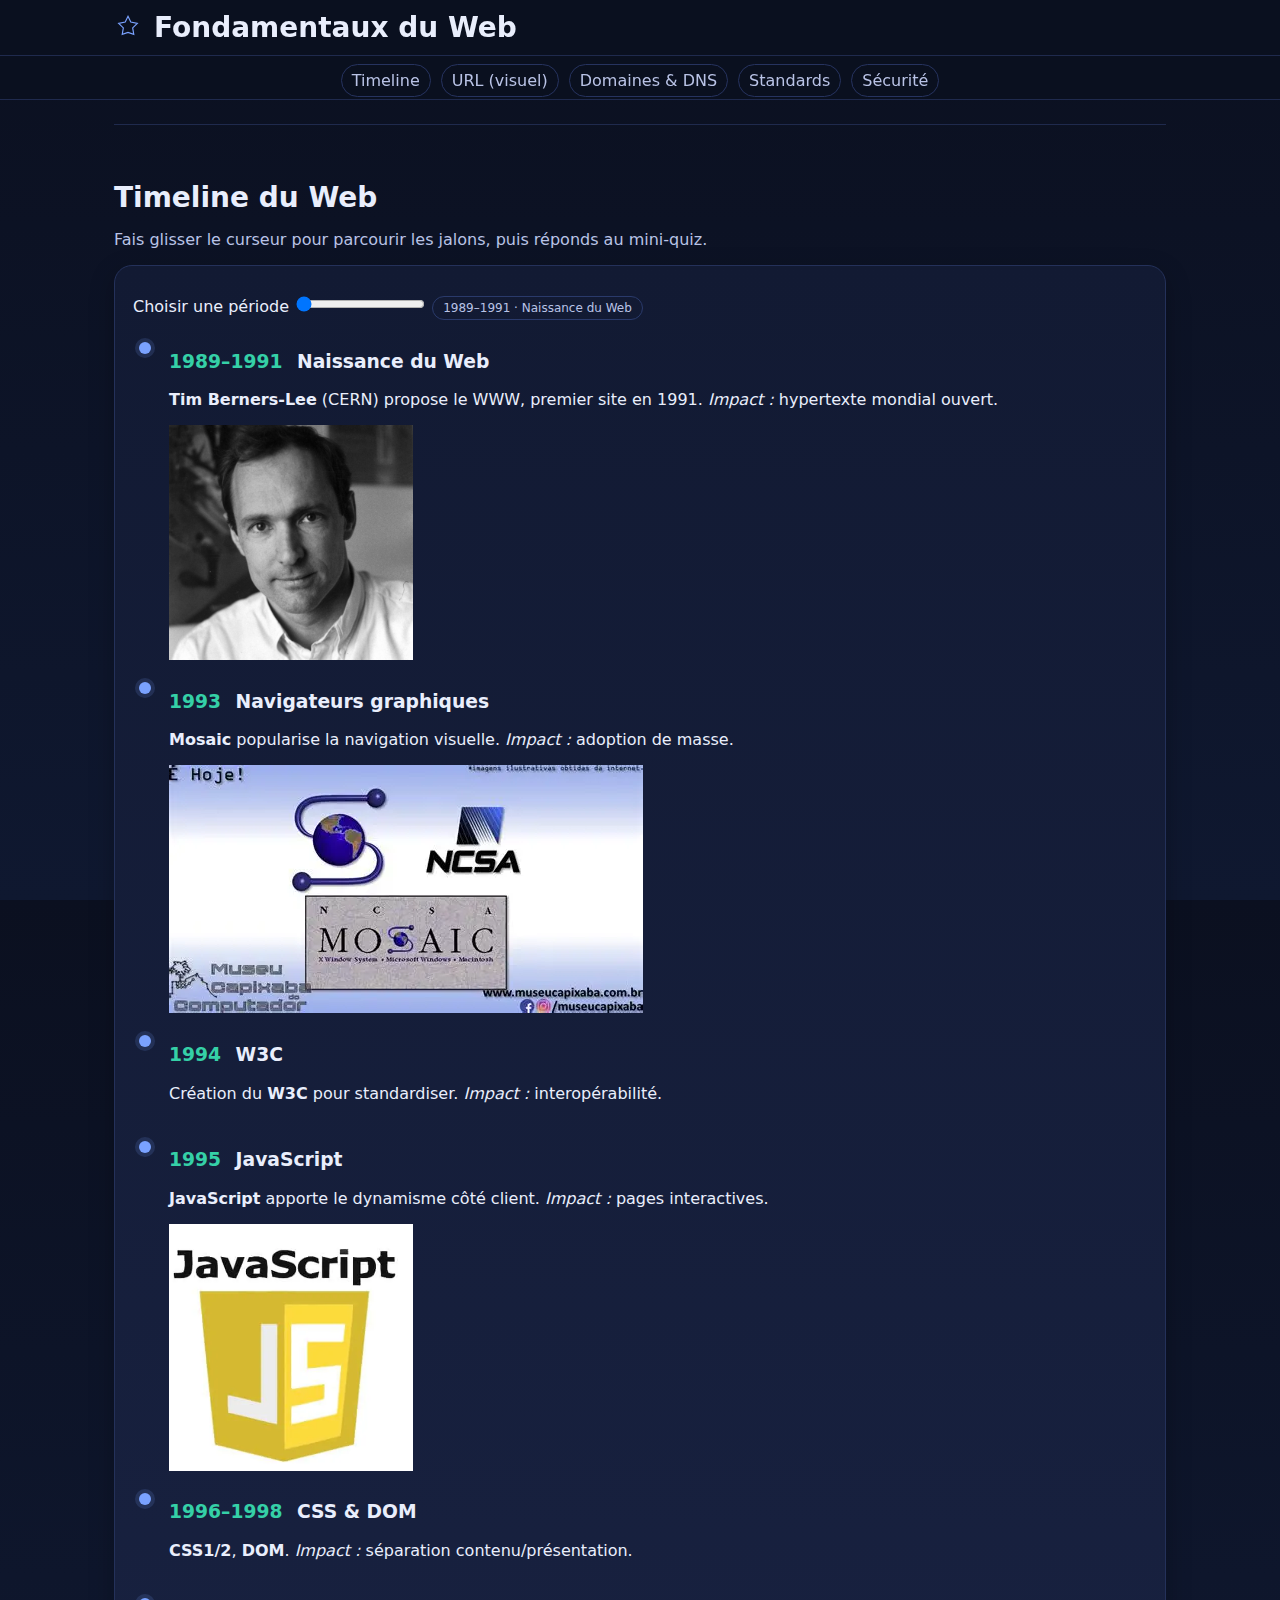
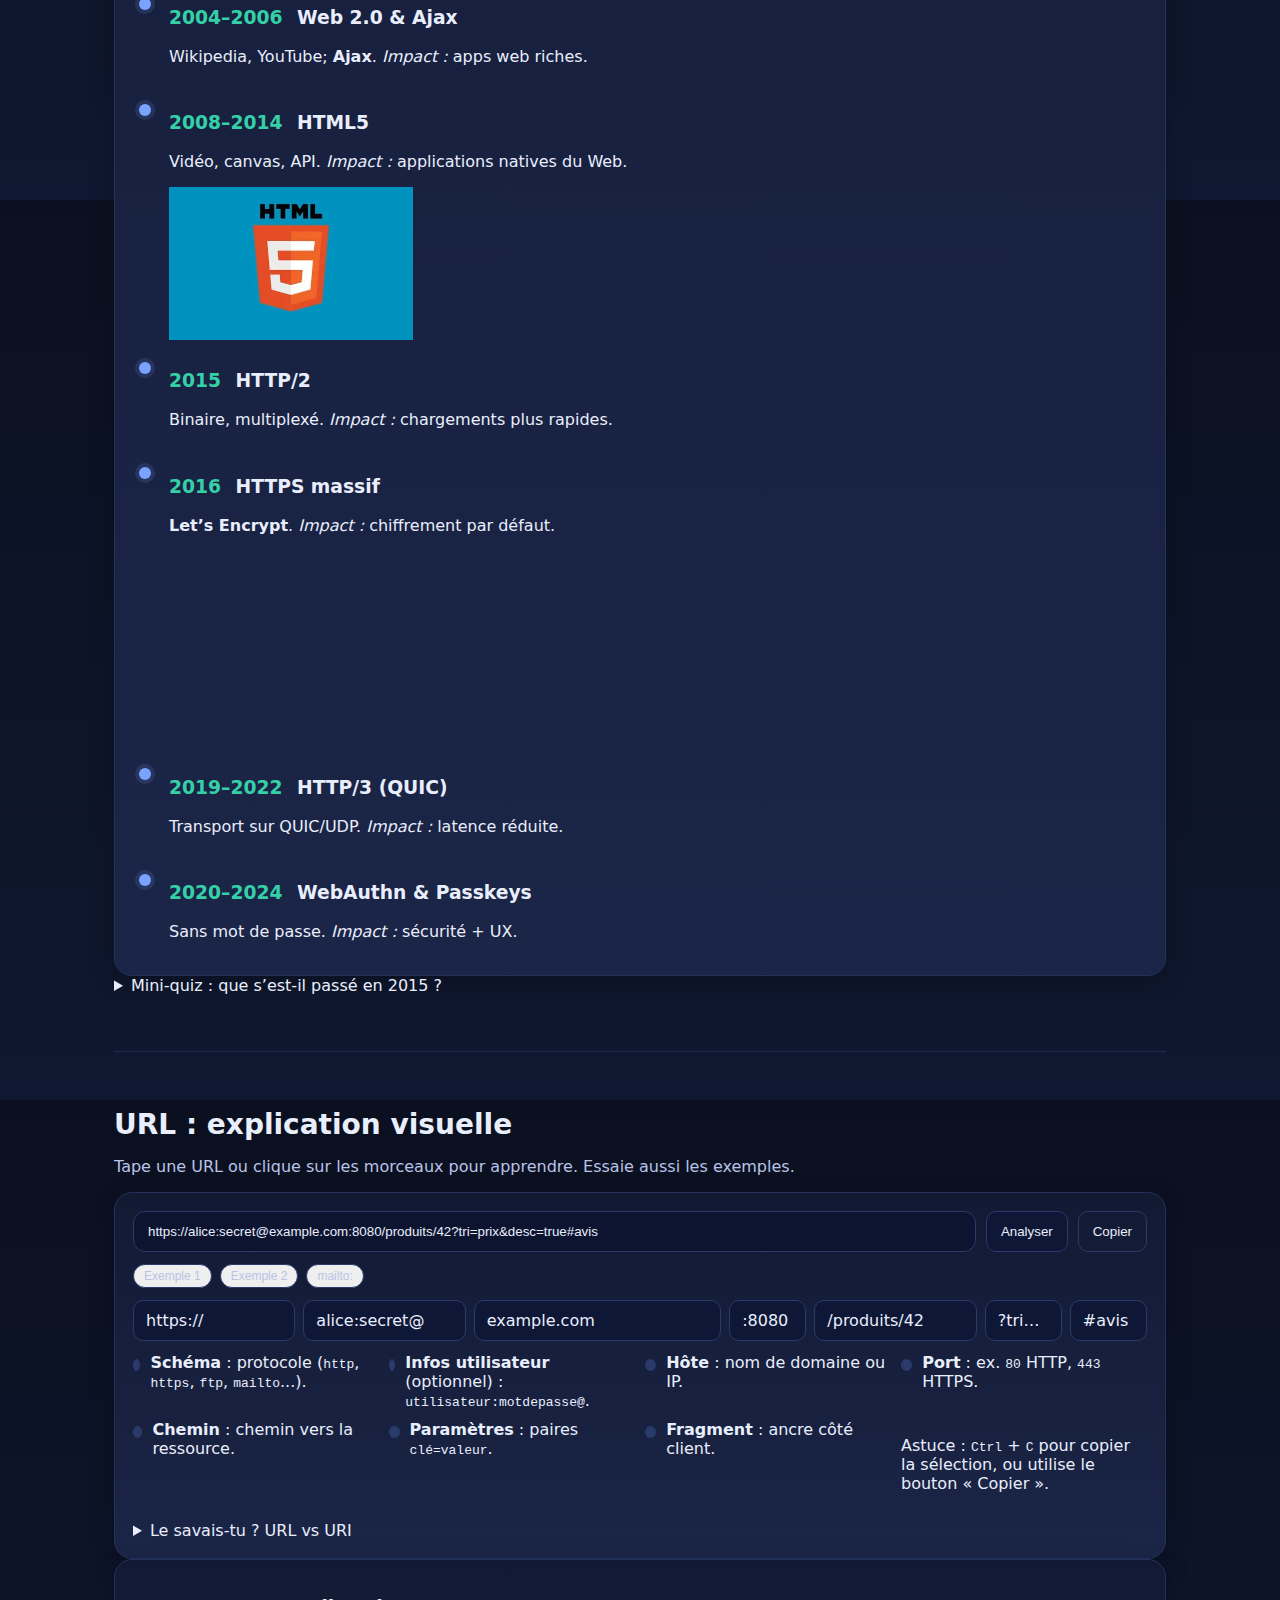
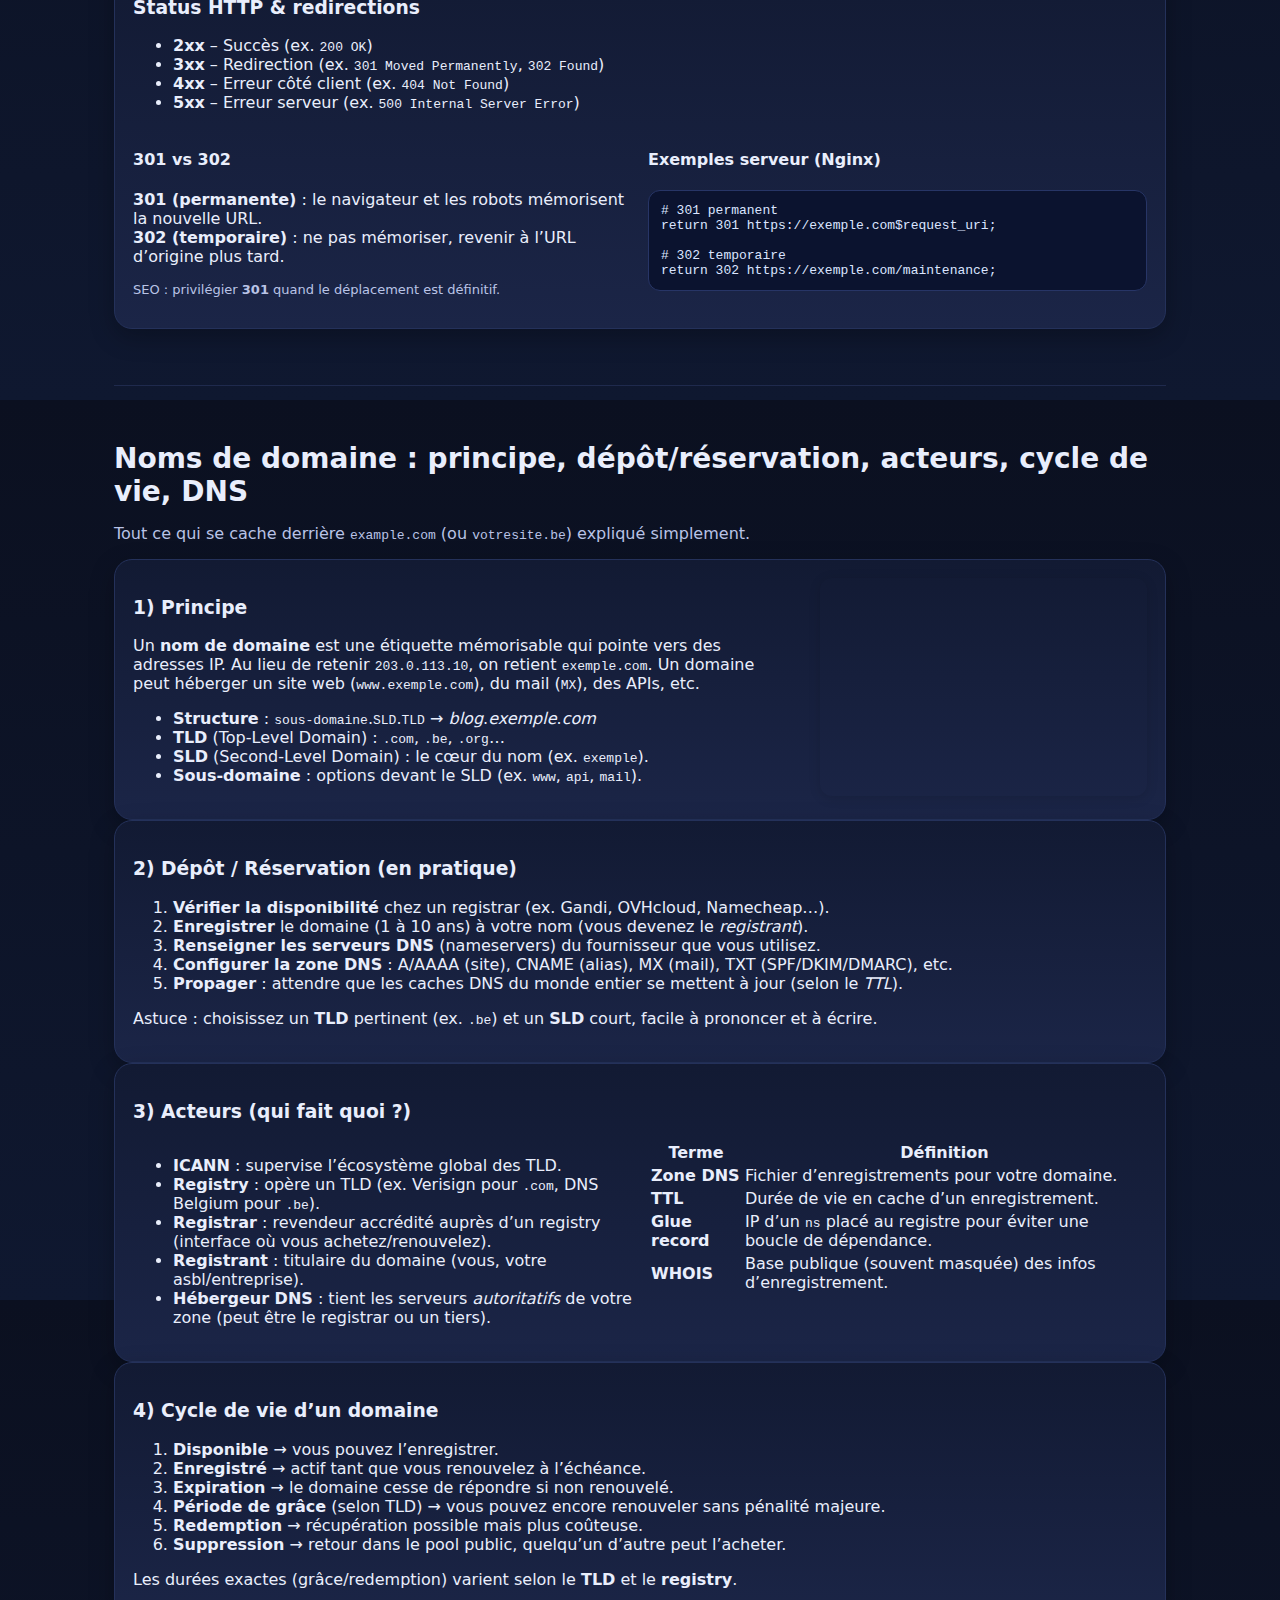
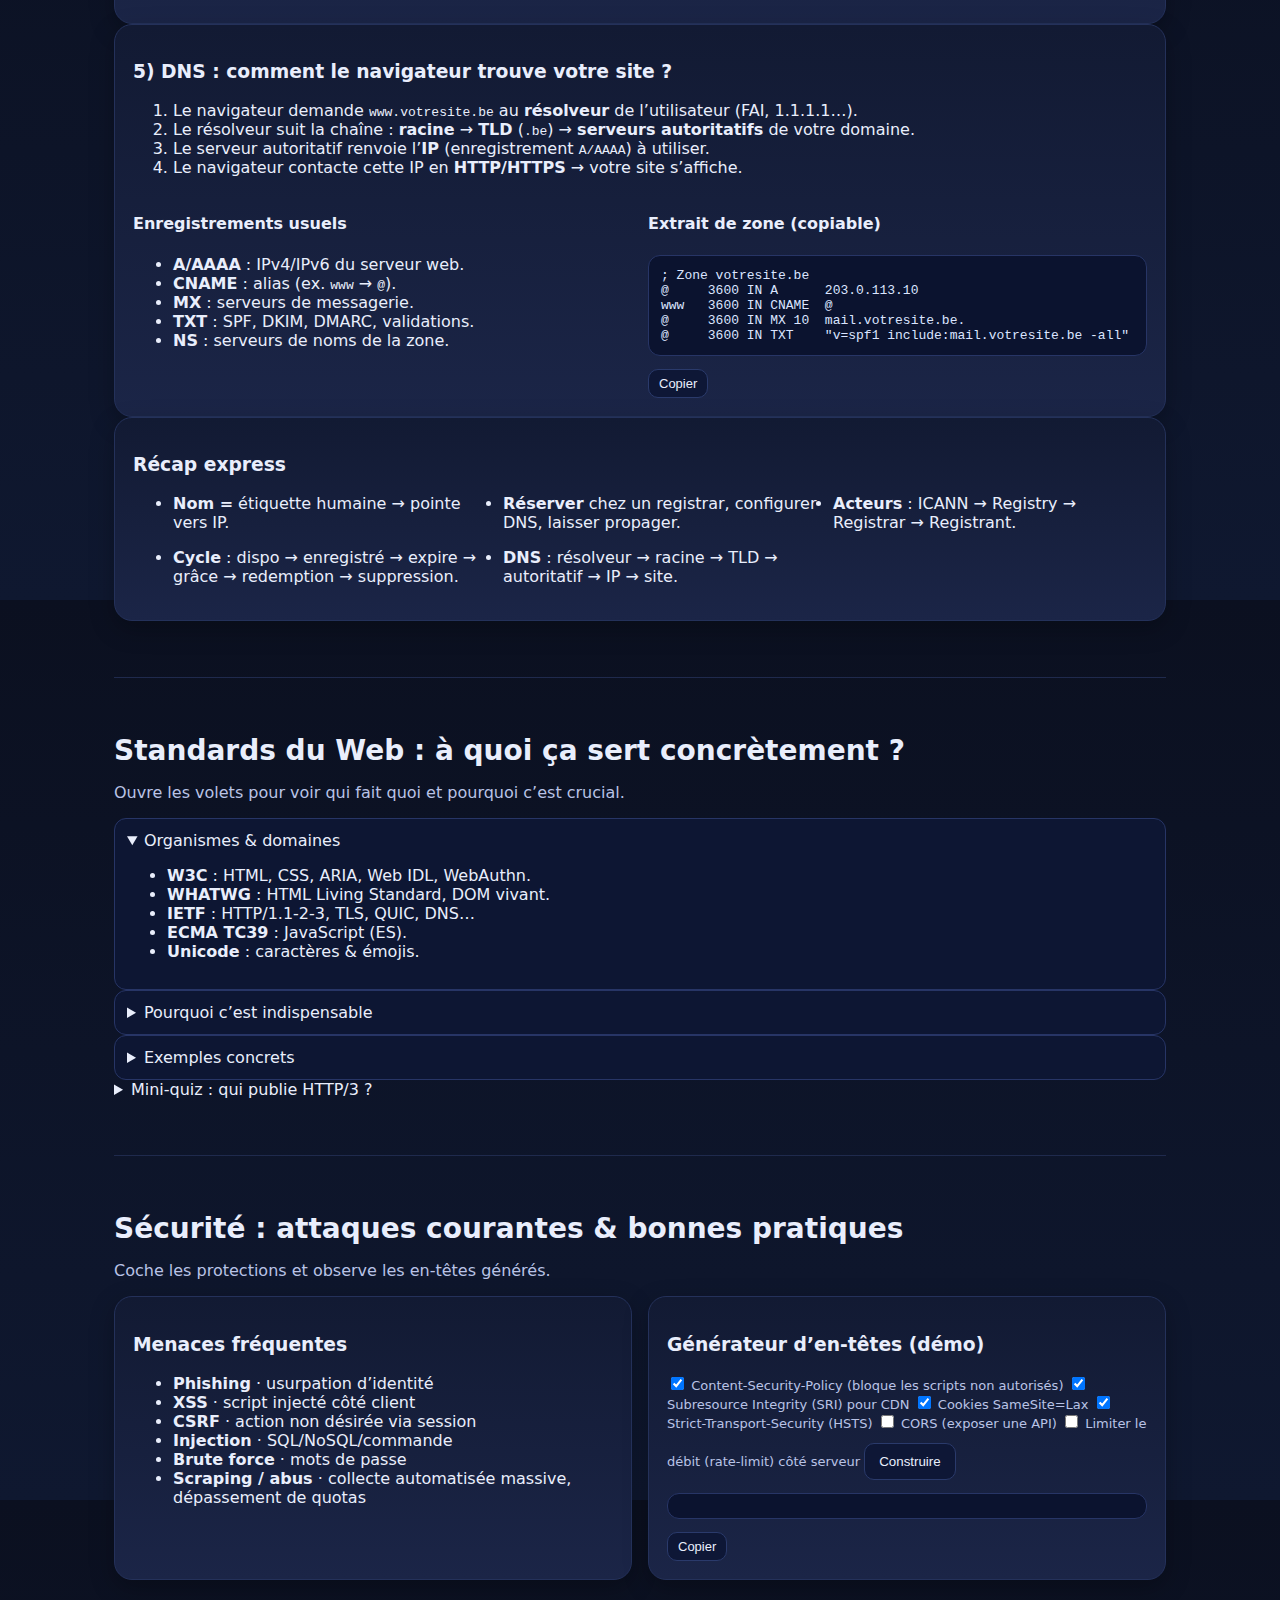
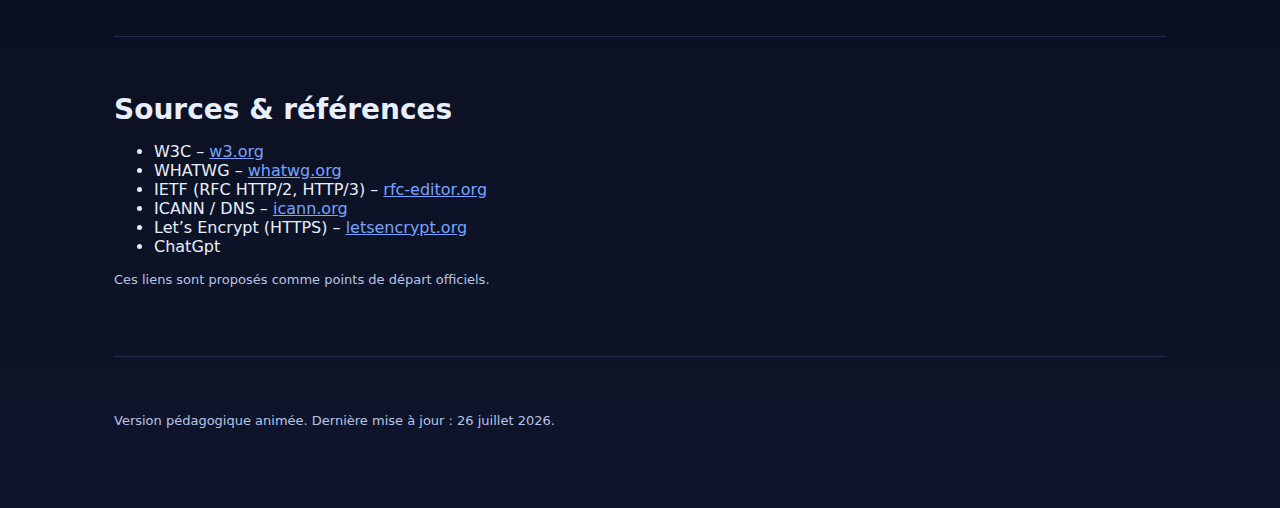
<file: index.html>
<!DOCTYPE html>
<html lang="fr">
<head>
  <meta charset="utf-8" />
  <meta name="viewport" content="width=device-width, initial-scale=1" />
  <title>Fondamentaux du Web – version pédagogique animée</title>
  <link rel="stylesheet" href="styles.css" />
</head>
<body>
  <a class="skip" href="#main">Aller au contenu</a>

  <!-- HEADER à 2 étages : titre fixe + sous-nav fixe -->
  <header class="header">
    <div class="topbar">
      <div class="wrap title">
        <svg width="28" height="28" viewBox="0 0 24 24" fill="none" aria-hidden="true">
          <path d="M12 2l2.39 4.84L20 8l-4 3.89.95 5.54L12 15.77 7.05 17.43 8 11.89 4 8l5.61-1.16L12 2z" stroke="#7aa2ff"/>
        </svg>
        <h1>Fondamentaux du Web</h1>
      </div>
    </div>

    <nav class="subnav" aria-label="Sections principales">
      <div class="wrap navline">
        <a href="#timeline">Timeline</a>
        <a href="#url">URL (visuel)</a>
        <a href="#domains">Domaines & DNS</a>
        <a href="#standards">Standards</a>
        <a href="#security">Sécurité</a>
      </div>
    </nav>
  </header>

  <main id="main" class="wrap">
    <!-- TIMELINE -->
    <section id="timeline" class="section">
      <h2>Timeline du Web</h2>
      <p class="lead">Fais glisser le curseur pour parcourir les jalons, puis réponds au mini-quiz.</p>

      <div class="card flow">
        <label for="yearRange" class="sr-only">Choisir une période</label>
        <input type="range" id="yearRange" min="0" max="10" value="0" step="1" aria-describedby="yearLabel" />
        <div id="yearLabel" class="chip" role="status" aria-live="polite">1989–1991 · Naissance du Web</div>
        <div class="timeline-cards" id="timelineCards" data-active="0" tabindex="0" aria-label="Jalons de la timeline">
          <article class="tcard" data-year="1989–1991" data-title="Naissance du Web" data-impact="hypertexte mondial ouvert.">
            <h3><span class="year">1989–1991</span> Naissance du Web</h3>
            <p><strong>Tim Berners-Lee</strong> (CERN) propose le WWW, premier site en 1991. <em>Impact :</em> hypertexte mondial ouvert.</p>
            <img src="CreateurWWW.png" alt="Créateur du WWW" style="max-width:25%; display:block; margin-top:8px;" loading="lazy" decoding="async" />
          </article>
          <article class="tcard" data-year="1993" data-title="Navigateurs graphiques" data-impact="adoption de masse.">
            <h3><span class="year">1993</span> Navigateurs graphiques</h3>
            <p><strong>Mosaic</strong> popularise la navigation visuelle. <em>Impact :</em> adoption de masse.</p>
            <img src="Mosaic.png" alt="Navigateurs graphiques Mosaic NCSA" style="max-width:100%; display:block; margin-top:8px;" loading="lazy" decoding="async" />
          </article>
          <article class="tcard" data-year="1994" data-title="W3C" data-impact="interopérabilité.">
            <h3><span class="year">1994</span> W3C</h3>
            <p>Création du <strong>W3C</strong> pour standardiser. <em>Impact :</em> interopérabilité.</p>
          </article>
          <article class="tcard" data-year="1995" data-title="JavaScript" data-impact="pages interactives.">
            <h3><span class="year">1995</span> JavaScript</h3>
            <p><strong>JavaScript</strong> apporte le dynamisme côté client. <em>Impact :</em> pages interactives.</p>
            <img src="Js.png" alt="Logo JavaScript" style="max-width:25%; display:block; margin-top:8px;" loading="lazy" decoding="async" />
          </article>
          <article class="tcard" data-year="1996–1998" data-title="CSS & DOM" data-impact="séparation contenu/présentation.">
            <h3><span class="year">1996–1998</span> CSS & DOM</h3>
            <p><strong>CSS1/2</strong>, <strong>DOM</strong>. <em>Impact :</em> séparation contenu/présentation.</p>
          </article>
          <article class="tcard" data-year="2004–2006" data-title="Web 2.0 & Ajax" data-impact="apps web riches.">
            <h3><span class="year">2004–2006</span> Web 2.0 & Ajax</h3>
            <p>Wikipedia, YouTube; <strong>Ajax</strong>. <em>Impact :</em> apps web riches.</p>
          </article>
          <article class="tcard" data-year="2008–2014" data-title="HTML5" data-impact="applications natives du Web.">
            <h3><span class="year">2008–2014</span> HTML5</h3>
            <p>Vidéo, canvas, API. <em>Impact :</em> applications natives du Web.</p>
            <img src="html5.png" alt="Logo HTML5" style="max-width:25%; display:block; margin-top:8px;" loading="lazy" decoding="async" />
          </article>
          <article class="tcard" data-year="2015" data-title="HTTP/2" data-impact="chargements plus rapides.">
            <h3><span class="year">2015</span> HTTP/2</h3>
            <p>Binaire, multiplexé. <em>Impact :</em> chargements plus rapides.</p>
          </article>
          <article class="tcard" data-year="2016" data-title="HTTPS massif" data-impact="chiffrement par défaut.">
            <h3><span class="year">2016</span> HTTPS massif</h3>
            <p><strong>Let’s Encrypt</strong>. <em>Impact :</em> chiffrement par défaut.</p>
            <img src="https.png" alt="Sécurisation HTTPS" style="max-width:40%; display:block; margin-top:8px;" loading="lazy" decoding="async" />
          </article>
          <article class="tcard" data-year="2019–2022" data-title="HTTP/3 (QUIC)" data-impact="latence réduite.">
            <h3><span class="year">2019–2022</span> HTTP/3 (QUIC)</h3>
            <p>Transport sur QUIC/UDP. <em>Impact :</em> latence réduite.</p>
          </article>
          <article class="tcard" data-year="2020–2024" data-title="WebAuthn & Passkeys" data-impact="sécurité + UX.">
            <h3><span class="year">2020–2024</span> WebAuthn & Passkeys</h3>
            <p>Sans mot de passe. <em>Impact :</em> sécurité + UX.</p>
          </article>
        </div>
      </div>

      <details class="quiz" data-quiz="timeline">
        <summary>Mini-quiz : que s’est-il passé en 2015 ?</summary>
        <form>
          <label><input type="radio" name="q1" value="HTTP/2"> La normalisation de HTTP/2</label>
          <label><input type="radio" name="q1" value="HTML5"> L’arrivée d’HTML5</label>
          <label><input type="radio" name="q1" value="Mosaic"> Le premier navigateur Mosaic</label>
          <button class="btn">Vérifier</button>
        </form>
        <p class="feedback" aria-live="polite"></p>
      </details>
    </section>

    <!-- URL -->
    <section id="url" class="section">
      <h2>URL : explication visuelle</h2>
      <p class="lead">Tape une URL ou clique sur les morceaux pour apprendre. Essaie aussi les exemples.</p>

      <div class="card url-lab">
        <div class="url-inputs">
          <input id="urlInput" value="https://alice:secret@example.com:8080/produits/42?tri=prix&desc=true#avis" aria-label="Saisir une URL" />
          <button class="btn" id="parseBtn">Analyser</button>
          <button class="btn ghost" id="copyUrl" data-copy="#urlInput">Copier</button>
        </div>
        <div class="chips">
          <button class="chip ex" data-example="https://www.example.org">Exemple 1</button>
          <button class="chip ex" data-example="http://blog.exemple.be:80/?page=1#top">Exemple 2</button>
          <button class="chip ex" data-example="mailto:contact@exemple.com">mailto:</button>
        </div>

        <div id="urlMap" class="url-map" role="list" aria-label="Composants de l’URL">
          <div class="tag" style="grid-column:1/span 2" data-key="scheme">https://</div>
          <div class="tag" style="grid-column:3/span 2" data-key="userinfo">alice:secret@</div>
          <div class="tag" style="grid-column:5/span 3" data-key="host">example.com</div>
          <div class="tag" style="grid-column:8/span 1" data-key="port">:8080</div>
          <div class="tag" style="grid-column:9/span 2" data-key="path">/produits/42</div>
          <div class="tag" style="grid-column:11/span 1" data-key="query">?tri=prix&desc=true</div>
          <div class="tag" style="grid-column:12/span 1" data-key="fragment">#avis</div>
        </div>

        <div class="legend" id="legend">
          <div class="item" data-key="scheme"><div class="dot"></div><div><strong>Schéma</strong> : protocole (<code>http</code>, <code>https</code>, <code>ftp</code>, <code>mailto</code>...).</div></div>
          <div class="item" data-key="userinfo"><div class="dot"></div><div><strong>Infos utilisateur</strong> (optionnel) : <code>utilisateur:motdepasse@</code>.</div></div>
          <div class="item" data-key="host"><div class="dot"></div><div><strong>Hôte</strong> : nom de domaine ou IP.</div></div>
          <div class="item" data-key="port"><div class="dot"></div><div><strong>Port</strong> : ex. <code>80</code> HTTP, <code>443</code> HTTPS.</div></div>
          <div class="item" data-key="path"><div class="dot"></div><div><strong>Chemin</strong> : chemin vers la ressource.</div></div>
          <div class="item" data-key="query"><div class="dot"></div><div><strong>Paramètres</strong> : paires <code>clé=valeur</code>.</div></div>
          <div class="item" data-key="fragment"><div class="dot"></div><div><strong>Fragment</strong> : ancre côté client.</div></div>
          <p class="muted">Astuce : <kbd>Ctrl</kbd> + <kbd>C</kbd> pour copier la sélection, ou utilise le bouton « Copier ».</p>
        </div>

        <details class="didyouknow">
          <summary>Le savais-tu ? URL vs URI</summary>
          <p>Une <strong>URI</strong> identifie une ressource. Une <strong>URL</strong> est un type d’URI qui donne aussi le moyen d’y accéder (schéma, hôte…).</p>
        </details>
      </div>

      <!-- AJOUT : Status HTTP & redirections -->
      <article class="card flow">
        <h3 class="mt-0">Status HTTP & redirections</h3>
        <ul>
          <li><strong>2xx</strong> – Succès (ex. <code>200 OK</code>)</li>
          <li><strong>3xx</strong> – Redirection (ex. <code>301 Moved Permanently</code>, <code>302 Found</code>)</li>
          <li><strong>4xx</strong> – Erreur côté client (ex. <code>404 Not Found</code>)</li>
          <li><strong>5xx</strong> – Erreur serveur (ex. <code>500 Internal Server Error</code>)</li>
        </ul>
        <div class="grid g-2">
          <div>
            <h4 class="mt-0">301 vs 302</h4>
            <p><strong>301 (permanente)</strong> : le navigateur et les robots mémorisent la nouvelle URL.<br>
            <strong>302 (temporaire)</strong> : ne pas mémoriser, revenir à l’URL d’origine plus tard.</p>
            <p class="small muted">SEO : privilégier <strong>301</strong> quand le déplacement est définitif.</p>
          </div>
          <div>
            <h4 class="mt-0">Exemples serveur (Nginx)</h4>
            <pre class="code"><code># 301 permanent
return 301 https://exemple.com$request_uri;

# 302 temporaire
return 302 https://exemple.com/maintenance;</code></pre>
          </div>
        </div>
      </article>
    </section>

    <!-- DOMAINES & DNS — version détaillée -->
    <section id="domains" class="section">
      <h2>Noms de domaine : principe, dépôt/réservation, acteurs, cycle de vie, DNS</h2>
      <p class="lead">Tout ce qui se cache derrière <code>example.com</code> (ou <code>votresite.be</code>) expliqué simplement.</p>

      <article class="card flow">
        <div style="display:flex; align-items:flex-start; gap:32px;">
          <div style="flex:2;">
            <h3 class="mt-0">1) Principe</h3>
            <p>Un <strong>nom de domaine</strong> est une étiquette mémorisable qui pointe vers des adresses IP. Au lieu de retenir <code>203.0.113.10</code>, on retient <code>exemple.com</code>. Un domaine peut héberger un site web (<code>www.exemple.com</code>), du mail (<code>MX</code>), des APIs, etc.</p>
            <ul>
              <li><strong>Structure</strong> : <code>sous-domaine</code>.<code>SLD</code>.<code>TLD</code> → <em>blog</em>.<em>exemple</em>.<em>com</em></li>
              <li><strong>TLD</strong> (Top-Level Domain) : <code>.com</code>, <code>.be</code>, <code>.org</code>…</li>
              <li><strong>SLD</strong> (Second-Level Domain) : le cœur du nom (ex. <code>exemple</code>).</li>
              <li><strong>Sous-domaine</strong> : options devant le SLD (ex. <code>www</code>, <code>api</code>, <code>mail</code>).</li>
            </ul>
          </div>
          <div style="flex:1; min-width:260px; text-align:center;">
            <img src="Domaine.png" alt="Schéma nom de domaine et DNS" style="max-width:100%; border-radius:12px; box-shadow:0 2px 12px #0002;" loading="lazy" decoding="async" />
          </div>
        </div>
      </article>

      <article class="card flow">
        <h3 class="mt-0">2) Dépôt / Réservation (en pratique)</h3>
        <ol>
          <li><strong>Vérifier la disponibilité</strong> chez un registrar (ex. Gandi, OVHcloud, Namecheap…).</li>
          <li><strong>Enregistrer</strong> le domaine (1 à 10 ans) à votre nom (vous devenez le <em>registrant</em>).</li>
          <li><strong>Renseigner les serveurs DNS</strong> (nameservers) du fournisseur que vous utilisez.</li>
          <li><strong>Configurer la zone DNS</strong> : A/AAAA (site), CNAME (alias), MX (mail), TXT (SPF/DKIM/DMARC), etc.</li>
          <li><strong>Propager</strong> : attendre que les caches DNS du monde entier se mettent à jour (selon le <em>TTL</em>).</li>
        </ol>
        <p class="muted">Astuce : choisissez un <strong>TLD</strong> pertinent (ex. <code>.be</code>) et un <strong>SLD</strong> court, facile à prononcer et à écrire.</p>
      </article>

      <article class="card flow">
        <h3 class="mt-0">3) Acteurs (qui fait quoi ?)</h3>
        <div class="grid g-2">
          <div>
            <ul>
              <li><strong>ICANN</strong> : supervise l’écosystème global des TLD.</li>
              <li><strong>Registry</strong> : opère un TLD (ex. Verisign pour <code>.com</code>, DNS Belgium pour <code>.be</code>).</li>
              <li><strong>Registrar</strong> : revendeur accrédité auprès d’un registry (interface où vous achetez/renouvelez).</li>
              <li><strong>Registrant</strong> : titulaire du domaine (vous, votre asbl/entreprise).</li>
              <li><strong>Hébergeur DNS</strong> : tient les serveurs <em>autoritatifs</em> de votre zone (peut être le registrar ou un tiers).</li>
            </ul>
          </div>
          <div>
            <table>
              <thead><tr><th>Terme</th><th>Définition</th></tr></thead>
              <tbody>
                <tr><td><strong>Zone DNS</strong></td><td>Fichier d’enregistrements pour votre domaine.</td></tr>
                <tr><td><strong>TTL</strong></td><td>Durée de vie en cache d’un enregistrement.</td></tr>
                <tr><td><strong>Glue record</strong></td><td>IP d’un <code>ns</code> placé au registre pour éviter une boucle de dépendance.</td></tr>
                <tr><td><strong>WHOIS</strong></td><td>Base publique (souvent masquée) des infos d’enregistrement.</td></tr>
              </tbody>
            </table>
          </div>
        </div>
      </article>

      <article class="card flow">
        <h3 class="mt-0">4) Cycle de vie d’un domaine</h3>
        <ol>
          <li><strong>Disponible</strong> → vous pouvez l’enregistrer.</li>
          <li><strong>Enregistré</strong> → actif tant que vous renouvelez à l’échéance.</li>
          <li><strong>Expiration</strong> → le domaine cesse de répondre si non renouvelé.</li>
          <li><strong>Période de grâce</strong> (selon TLD) → vous pouvez encore renouveler sans pénalité majeure.</li>
          <li><strong>Redemption</strong> → récupération possible mais plus coûteuse.</li>
          <li><strong>Suppression</strong> → retour dans le pool public, quelqu’un d’autre peut l’acheter.</li>
        </ol>
        <p class="muted">Les durées exactes (grâce/redemption) varient selon le <strong>TLD</strong> et le <strong>registry</strong>.</p>
      </article>

      <article class="card flow">
        <h3 class="mt-0">5) DNS : comment le navigateur trouve votre site ?</h3>
        <ol>
          <li>Le navigateur demande <code>www.votresite.be</code> au <strong>résolveur</strong> de l’utilisateur (FAI, 1.1.1.1…).</li>
          <li>Le résolveur suit la chaîne : <strong>racine</strong> → <strong>TLD</strong> (<code>.be</code>) → <strong>serveurs autoritatifs</strong> de votre domaine.</li>
          <li>Le serveur autoritatif renvoie l’<strong>IP</strong> (enregistrement <code>A/AAAA</code>) à utiliser.</li>
          <li>Le navigateur contacte cette IP en <strong>HTTP/HTTPS</strong> → votre site s’affiche.</li>
        </ol>
        <div class="grid g-2">
          <div>
            <h4 class="mt-0">Enregistrements usuels</h4>
            <ul>
              <li><strong>A/AAAA</strong> : IPv4/IPv6 du serveur web.</li>
              <li><strong>CNAME</strong> : alias (ex. <code>www</code> → <code>@</code>).</li>
              <li><strong>MX</strong> : serveurs de messagerie.</li>
              <li><strong>TXT</strong> : SPF, DKIM, DMARC, validations.</li>
              <li><strong>NS</strong> : serveurs de noms de la zone.</li>
            </ul>
          </div>
          <div>
            <h4 class="mt-0">Extrait de zone (copiable)</h4>
            <pre class="code" id="zoneSample"><code>; Zone votresite.be
@     3600 IN A      203.0.113.10
www   3600 IN CNAME  @
@     3600 IN MX 10  mail.votresite.be.
@     3600 IN TXT    "v=spf1 include:mail.votresite.be -all"</code></pre>
            <button class="btn small" data-copy="#zoneSample">Copier</button>
          </div>
        </div>
      </article>

      <article class="card flow">
        <h3 class="mt-0">Récap express</h3>
        <ul class="grid g-2">
          <li><strong>Nom =</strong> étiquette humaine → pointe vers IP.</li>
          <li><strong>Réserver</strong> chez un registrar, configurer DNS, laisser propager.</li>
          <li><strong>Acteurs</strong> : ICANN → Registry → Registrar → Registrant.</li>
          <li><strong>Cycle</strong> : dispo → enregistré → expire → grâce → redemption → suppression.</li>
          <li><strong>DNS</strong> : résolveur → racine → TLD → autoritatif → IP → site.</li>
        </ul>
      </article>
    </section>

    <!-- STANDARDS -->
    <section id="standards" class="section">
      <h2>Standards du Web : à quoi ça sert concrètement ?</h2>
      <p class="lead">Ouvre les volets pour voir qui fait quoi et pourquoi c’est crucial.</p>

      <div class="accordions" role="tablist">
        <details class="acc" open>
          <summary id="acc1" role="tab" aria-controls="p1">Organismes & domaines</summary>
          <div id="p1" role="region" aria-labelledby="acc1">
            <ul>
              <li><strong>W3C</strong> : HTML, CSS, ARIA, Web IDL, WebAuthn.</li>
              <li><strong>WHATWG</strong> : HTML Living Standard, DOM vivant.</li>
              <li><strong>IETF</strong> : HTTP/1.1-2-3, TLS, QUIC, DNS…</li>
              <li><strong>ECMA TC39</strong> : JavaScript (ES).</li>
              <li><strong>Unicode</strong> : caractères & émojis.</li>
            </ul>
          </div>
        </details>
        <details class="acc">
          <summary id="acc2" role="tab" aria-controls="p2">Pourquoi c’est indispensable</summary>
          <div id="p2" role="region" aria-labelledby="acc2">
            <ul>
              <li>Interopérabilité entre navigateurs.</li>
              <li>Compatibilité dans le temps (ne rien casser).</li>
              <li>Accessibilité (ARIA/WCAG).</li>
              <li>Performance & sécurité (HTTP/3, CSP, CORS…).</li>
              <li>Processus : idée → normalisation → implémentations → tests.</li>
            </ul>
          </div>
        </details>
        <details class="acc">
          <summary id="acc3" role="tab" aria-controls="p3">Exemples concrets</summary>
          <div id="p3" role="region" aria-labelledby="acc3">
            <ul>
              <li><strong>Flexbox/Grid</strong> : mêmes mises en page partout.</li>
              <li><strong>Fetch</strong> : API réseau unifiée.</li>
              <li><strong>HTTP/3</strong> : meilleure latence.</li>
              <li><strong>ES Modules</strong> : import/export standard.</li>
            </ul>
          </div>
        </details>
      </div>

      <details class="quiz" data-quiz="standards">
        <summary>Mini-quiz : qui publie HTTP/3 ?</summary>
        <form>
          <label><input type="radio" name="q2" value="W3C"> W3C</label>
          <label><input type="radio" name="q2" value="IETF"> IETF</label>
          <label><input type="radio" name="q2" value="WHATWG"> WHATWG</label>
          <button class="btn">Vérifier</button>
        </form>
        <p class="feedback" aria-live="polite"></p>
      </details>
    </section>

    <!-- SÉCURITÉ -->
    <section id="security" class="section">
      <h2>Sécurité : attaques courantes & bonnes pratiques</h2>
      <p class="lead">Coche les protections et observe les en-têtes générés.</p>

      <div class="grid g-2">
        <div class="card">
          <h3 class="mt-0">Menaces fréquentes</h3>
          <ul>
            <li><strong>Phishing</strong> · usurpation d’identité</li>
            <li><strong>XSS</strong> · script injecté côté client</li>
            <li><strong>CSRF</strong> · action non désirée via session</li>
            <li><strong>Injection</strong> · SQL/NoSQL/commande</li>
            <li><strong>Brute force</strong> · mots de passe</li>
            <li><strong>Scraping / abus</strong> · collecte automatisée massive, dépassement de quotas</li>
          </ul>
          <img src="hacking.png" alt="Hacker cartoon" style="max-width:220px; display:block; margin:18px auto; border-radius:12px; box-shadow:0 2px 12px #0002;" loading="lazy" decoding="async" />
        </div>
        <div class="card">
          <h3 class="mt-0">Générateur d’en-têtes (démo)</h3>
          <form id="headersForm" class="flow small">
            <label><input type="checkbox" name="csp" checked> Content-Security-Policy (bloque les scripts non autorisés)</label>
            <label><input type="checkbox" name="sri" checked> Subresource Integrity (SRI) pour CDN</label>
            <label><input type="checkbox" name="samesite" checked> Cookies SameSite=Lax</label>
            <label><input type="checkbox" name="hsts" checked> Strict-Transport-Security (HSTS)</label>
            <label><input type="checkbox" name="cors"> CORS (exposer une API)</label>
            <!-- AJOUT -->
            <label><input type="checkbox" name="ratelimit"> Limiter le débit (rate-limit) côté serveur</label>
            <button class="btn" type="button" id="buildHeaders">Construire</button>
          </form>
          <pre id="headersOut" class="code" aria-live="polite"></pre>
          <button class="btn small" data-copy="#headersOut">Copier</button>
        </div>
      </div>
    </section>

    <!-- AJOUT : Sources -->
    <section class="section" id="sources">
      <h2>Sources & références</h2>
      <ul>
        <li>W3C – <a href="https://www.w3.org/" target="_blank" rel="noopener">w3.org</a></li>
        <li>WHATWG – <a href="https://whatwg.org/" target="_blank" rel="noopener">whatwg.org</a></li>
        <li>IETF (RFC HTTP/2, HTTP/3) – <a href="https://www.rfc-editor.org/" target="_blank" rel="noopener">rfc-editor.org</a></li>
        <li>ICANN / DNS – <a href="https://www.icann.org/" target="_blank" rel="noopener">icann.org</a></li>
        <li>Let’s Encrypt (HTTPS) – <a href="https://letsencrypt.org/" target="_blank" rel="noopener">letsencrypt.org</a></li>
        <li>ChatGpt</li>
      </ul>
      <p class="small muted">Ces liens sont proposés comme points de départ officiels.</p>
    </section>

    <footer class="section">
      <div class="small">Version pédagogique animée. Dernière mise à jour : <span id="updated"></span>.</div>
    </footer>
  </main>

  <div id="toast" role="status" aria-live="polite" class="toast" hidden>Copié !</div>

  <script src="script.js"></script>
</body>
</html>
</file>
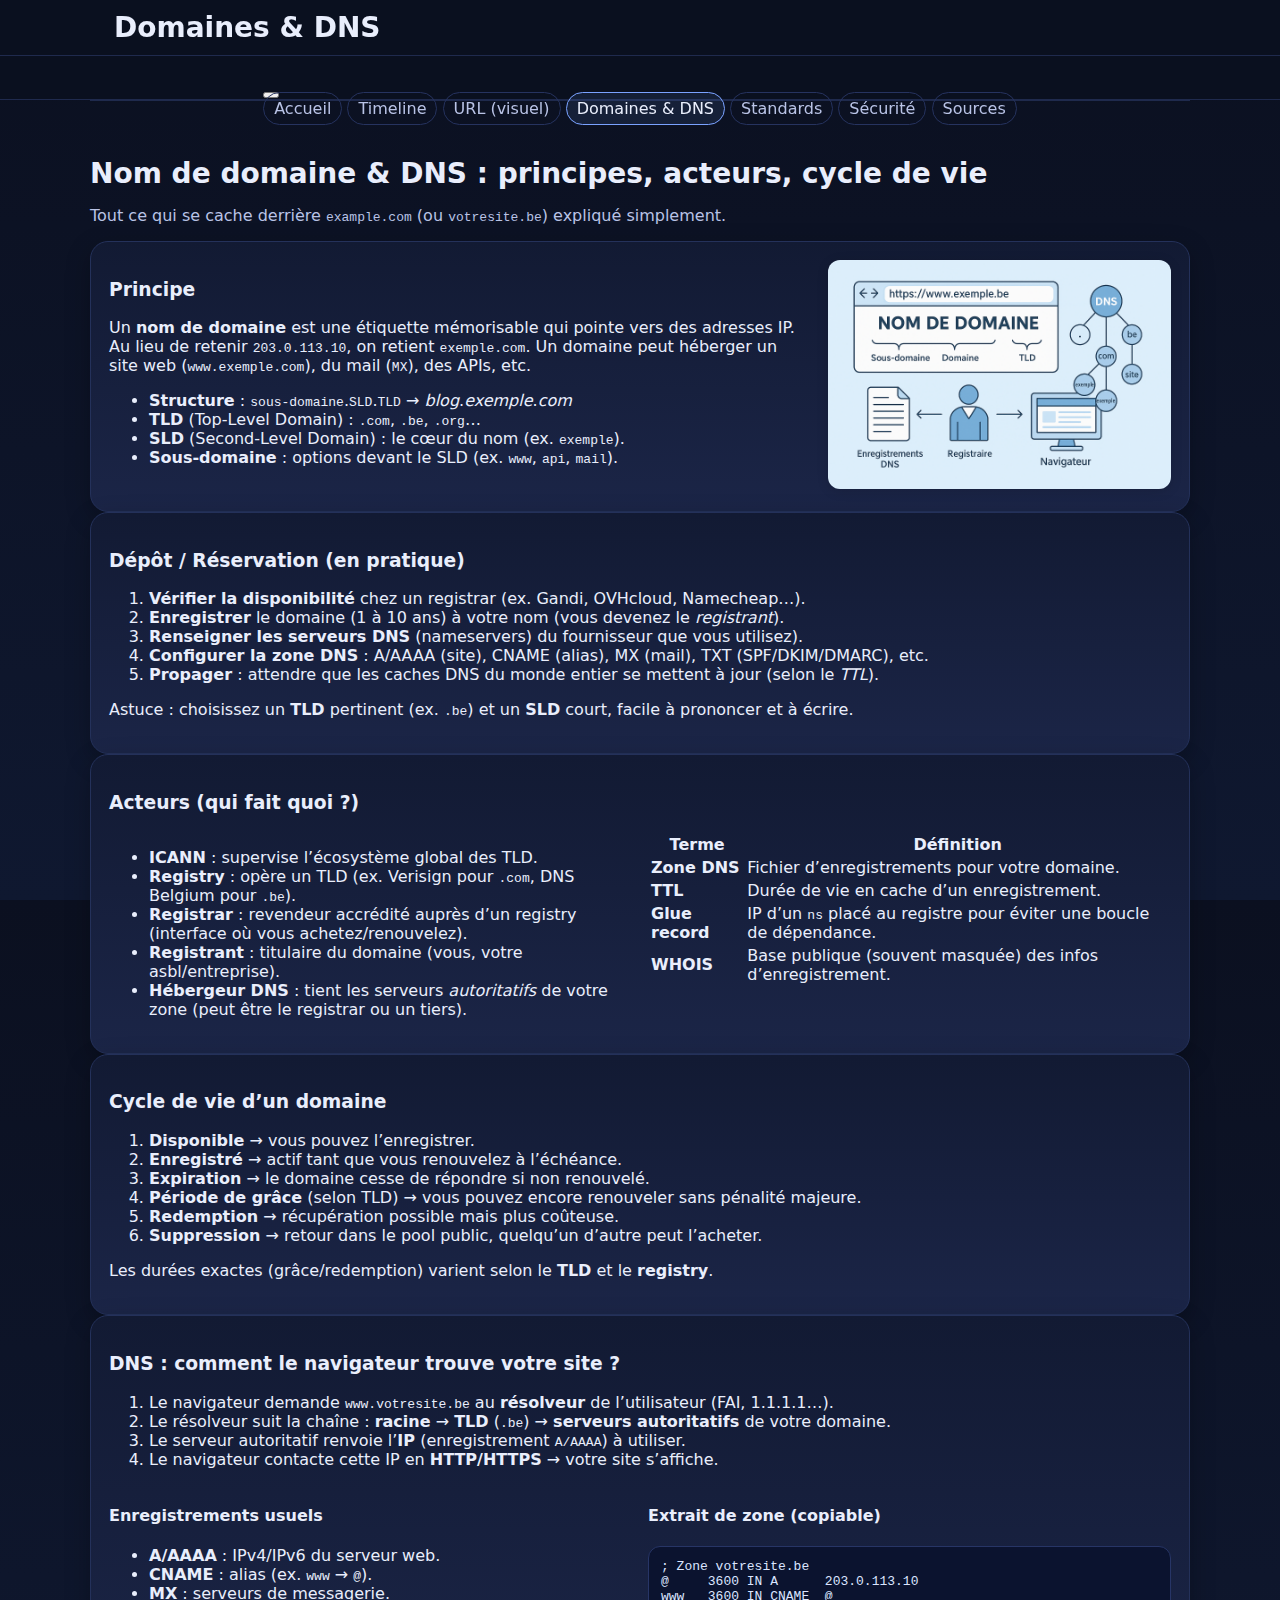
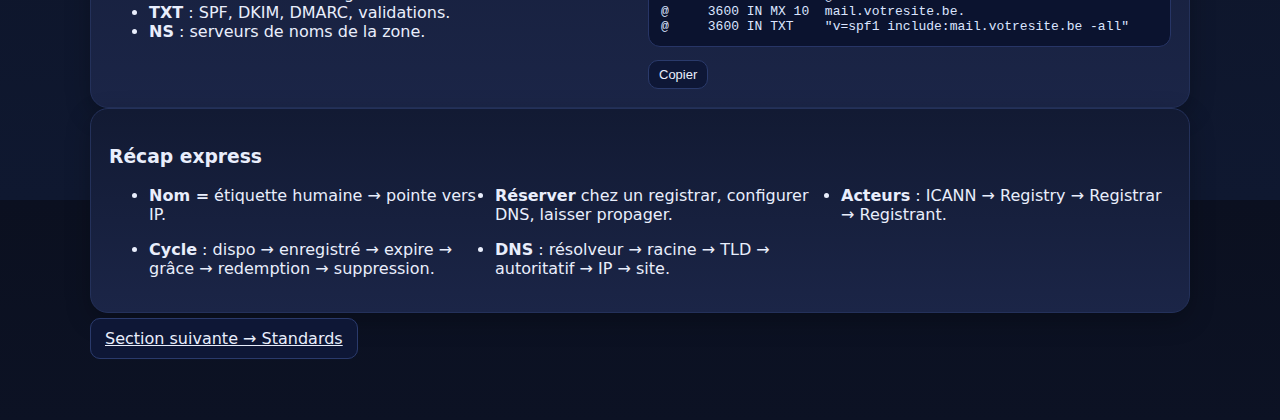
<file: domains.html>
<!DOCTYPE html>
<html lang="fr">

<head>
  <meta charset="utf-8" />
  <meta name="viewport" content="width=device-width, initial-scale=1" />
  <title>Domaines & DNS</title>
  <link rel="stylesheet" href="styles.css" />
</head>

<body>
  <a class="skip" href="#main">Aller au contenu</a>

  <header class="header">
    <div class="topbar">
      <div class="wrap title">
        <h1>Domaines &amp; DNS</h1>
      </div>
    </div>

    <!-- NAV Hamburger -->
    <nav class="subnav" aria-label="Navigation">
      <div class="wrap navwrap">
        <button class="nav-toggle" id="navToggle" aria-expanded="false" aria-controls="navMenu"
          aria-label="Ouvrir le menu">
          <span class="line"></span><span class="line"></span><span class="line"></span>
        </button>
        <div class="navmenu-panel" id="navMenu">
          <div class="navmenu" role="menu">
            <a href="index.html" role="menuitem">Accueil</a>
            <a href="timeline.html" role="menuitem">Timeline</a>
            <a href="url.html" role="menuitem">URL (visuel)</a>
            <a href="domains.html" role="menuitem" class="active">Domaines &amp; DNS</a>
            <a href="standards.html" role="menuitem">Standards</a>
            <a href="security.html" role="menuitem">Sécurité</a>
            <a href="sources.html" role="menuitem">Sources</a>
          </div>
        </div>
      </div>
    </nav>
  </header>

  <main id="main" class="wrap section">
    <h2 class="section-title">Nom de domaine & DNS : principes, acteurs, cycle de vie</h2>
    <p class="lead">Tout ce qui se cache derrière <code>example.com</code> (ou <code>votresite.be</code>) expliqué simplement.</p>


    <!-- 1) Principe -->
    <article class="card flow">
      <div style="display:flex; align-items:flex-start; gap:32px;">
        <div style="flex:2;">
          <h3 class="mt-0"> Principe</h3>
          <p>Un <strong>nom de domaine</strong> est une étiquette mémorisable qui pointe vers des adresses IP. Au lieu
            de retenir <code>203.0.113.10</code>, on retient <code>exemple.com</code>. Un domaine peut héberger un site
            web (<code>www.exemple.com</code>), du mail (<code>MX</code>), des APIs, etc.</p>
          <ul>
            <li><strong>Structure</strong> : <code>sous-domaine</code>.<code>SLD</code>.<code>TLD</code> →
              <em>blog</em>.<em>exemple</em>.<em>com</em></li>
            <li><strong>TLD</strong> (Top-Level Domain) : <code>.com</code>, <code>.be</code>, <code>.org</code>…</li>
            <li><strong>SLD</strong> (Second-Level Domain) : le cœur du nom (ex. <code>exemple</code>).</li>
            <li><strong>Sous-domaine</strong> : options devant le SLD (ex. <code>www</code>, <code>api</code>,
              <code>mail</code>).</li>
          </ul>
        </div>
        <div style="flex:1; min-width:260px; text-align:center;">
          <img src="Domaine.png" alt="Schéma nom de domaine et DNS"
            style="max-width:100%; border-radius:12px; box-shadow:0 2px 12px #0002;" loading="lazy" decoding="async" />
        </div>
      </div>
    </article>

    <!-- 2) Dépôt -->
    <article class="card flow">
      <h3 class="mt-0"> Dépôt / Réservation (en pratique)</h3>
      <ol>
        <li><strong>Vérifier la disponibilité</strong> chez un registrar (ex. Gandi, OVHcloud, Namecheap…).</li>
        <li><strong>Enregistrer</strong> le domaine (1 à 10 ans) à votre nom (vous devenez le <em>registrant</em>).</li>
        <li><strong>Renseigner les serveurs DNS</strong> (nameservers) du fournisseur que vous utilisez).</li>
        <li><strong>Configurer la zone DNS</strong> : A/AAAA (site), CNAME (alias), MX (mail), TXT (SPF/DKIM/DMARC),
          etc.</li>
        <li><strong>Propager</strong> : attendre que les caches DNS du monde entier se mettent à jour (selon le
          <em>TTL</em>).</li>
      </ol>
      <p class="muted">Astuce : choisissez un <strong>TLD</strong> pertinent (ex. <code>.be</code>) et un
        <strong>SLD</strong> court, facile à prononcer et à écrire.</p>
    </article>

    <!-- 3) Acteurs -->
    <article class="card flow">
      <h3 class="mt-0"> Acteurs (qui fait quoi ?)</h3>
      <div class="grid g-2">
        <div>
          <ul>
            <li><strong>ICANN</strong> : supervise l’écosystème global des TLD.</li>
            <li><strong>Registry</strong> : opère un TLD (ex. Verisign pour <code>.com</code>, DNS Belgium pour
              <code>.be</code>).</li>
            <li><strong>Registrar</strong> : revendeur accrédité auprès d’un registry (interface où vous
              achetez/renouvelez).</li>
            <li><strong>Registrant</strong> : titulaire du domaine (vous, votre asbl/entreprise).</li>
            <li><strong>Hébergeur DNS</strong> : tient les serveurs <em>autoritatifs</em> de votre zone (peut être le
              registrar ou un tiers).</li>
          </ul>
        </div>
        <div>
          <table>
            <thead>
              <tr>
                <th>Terme</th>
                <th>Définition</th>
              </tr>
            </thead>
            <tbody>
              <tr>
                <td><strong>Zone DNS</strong></td>
                <td>Fichier d’enregistrements pour votre domaine.</td>
              </tr>
              <tr>
                <td><strong>TTL</strong></td>
                <td>Durée de vie en cache d’un enregistrement.</td>
              </tr>
              <tr>
                <td><strong>Glue record</strong></td>
                <td>IP d’un <code>ns</code> placé au registre pour éviter une boucle de dépendance.</td>
              </tr>
              <tr>
                <td><strong>WHOIS</strong></td>
                <td>Base publique (souvent masquée) des infos d’enregistrement.</td>
              </tr>
            </tbody>
          </table>
        </div>
      </div>
    </article>

    <!-- 4) Cycle de vie -->
    <article class="card flow">
      <h3 class="mt-0"> Cycle de vie d’un domaine</h3>
      <ol>
        <li><strong>Disponible</strong> → vous pouvez l’enregistrer.</li>
        <li><strong>Enregistré</strong> → actif tant que vous renouvelez à l’échéance.</li>
        <li><strong>Expiration</strong> → le domaine cesse de répondre si non renouvelé.</li>
        <li><strong>Période de grâce</strong> (selon TLD) → vous pouvez encore renouveler sans pénalité majeure.</li>
        <li><strong>Redemption</strong> → récupération possible mais plus coûteuse.</li>
        <li><strong>Suppression</strong> → retour dans le pool public, quelqu’un d’autre peut l’acheter.</li>
      </ol>
      <p class="muted">Les durées exactes (grâce/redemption) varient selon le <strong>TLD</strong> et le
        <strong>registry</strong>.</p>
    </article>

    <!-- 5) DNS -->
    <article class="card flow">
      <h3 class="mt-0"> DNS : comment le navigateur trouve votre site ?</h3>
      <ol>
        <li>Le navigateur demande <code>www.votresite.be</code> au <strong>résolveur</strong> de l’utilisateur (FAI,
          1.1.1.1…).</li>
        <li>Le résolveur suit la chaîne : <strong>racine</strong> → <strong>TLD</strong> (<code>.be</code>) →
          <strong>serveurs autoritatifs</strong> de votre domaine.</li>
        <li>Le serveur autoritatif renvoie l’<strong>IP</strong> (enregistrement <code>A/AAAA</code>) à utiliser.</li>
        <li>Le navigateur contacte cette IP en <strong>HTTP/HTTPS</strong> → votre site s’affiche.</li>
      </ol>
      <div class="grid g-2">
        <div>
          <h4 class="mt-0">Enregistrements usuels</h4>
          <ul>
            <li><strong>A/AAAA</strong> : IPv4/IPv6 du serveur web.</li>
            <li><strong>CNAME</strong> : alias (ex. <code>www</code> → <code>@</code>).</li>
            <li><strong>MX</strong> : serveurs de messagerie.</li>
            <li><strong>TXT</strong> : SPF, DKIM, DMARC, validations.</li>
            <li><strong>NS</strong> : serveurs de noms de la zone.</li>
          </ul>
        </div>
        <div>
          <h4 class="mt-0">Extrait de zone (copiable)</h4>
          <pre class="code" id="zoneSample"><code>; Zone votresite.be
@     3600 IN A      203.0.113.10
www   3600 IN CNAME  @
@     3600 IN MX 10  mail.votresite.be.
@     3600 IN TXT    "v=spf1 include:mail.votresite.be -all"</code></pre>
          <button class="btn small" data-copy="#zoneSample">Copier</button>
        </div>
      </div>
    </article>

    <!-- Récap -->
    <article class="card flow">
      <h3 class="mt-0">Récap express</h3>
      <ul class="grid g-2">
        <li><strong>Nom =</strong> étiquette humaine → pointe vers IP.</li>
        <li><strong>Réserver</strong> chez un registrar, configurer DNS, laisser propager.</li>
        <li><strong>Acteurs</strong> : ICANN → Registry → Registrar → Registrant.</li>
        <li><strong>Cycle</strong> : dispo → enregistré → expire → grâce → redemption → suppression.</li>
        <li><strong>DNS</strong> : résolveur → racine → TLD → autoritatif → IP → site.</li>
      </ul>
    </article>

    <p class="next-wrap"><a class="btn next" href="standards.html">Section suivante → Standards</a></p>
  </main>

  <div id="toast" class="toast" role="status" aria-live="polite" hidden>Copié !</div>
  <script src="js/common.js"></script>
  <script src="js/domains.js"></script>
</body>

</html>
</file>
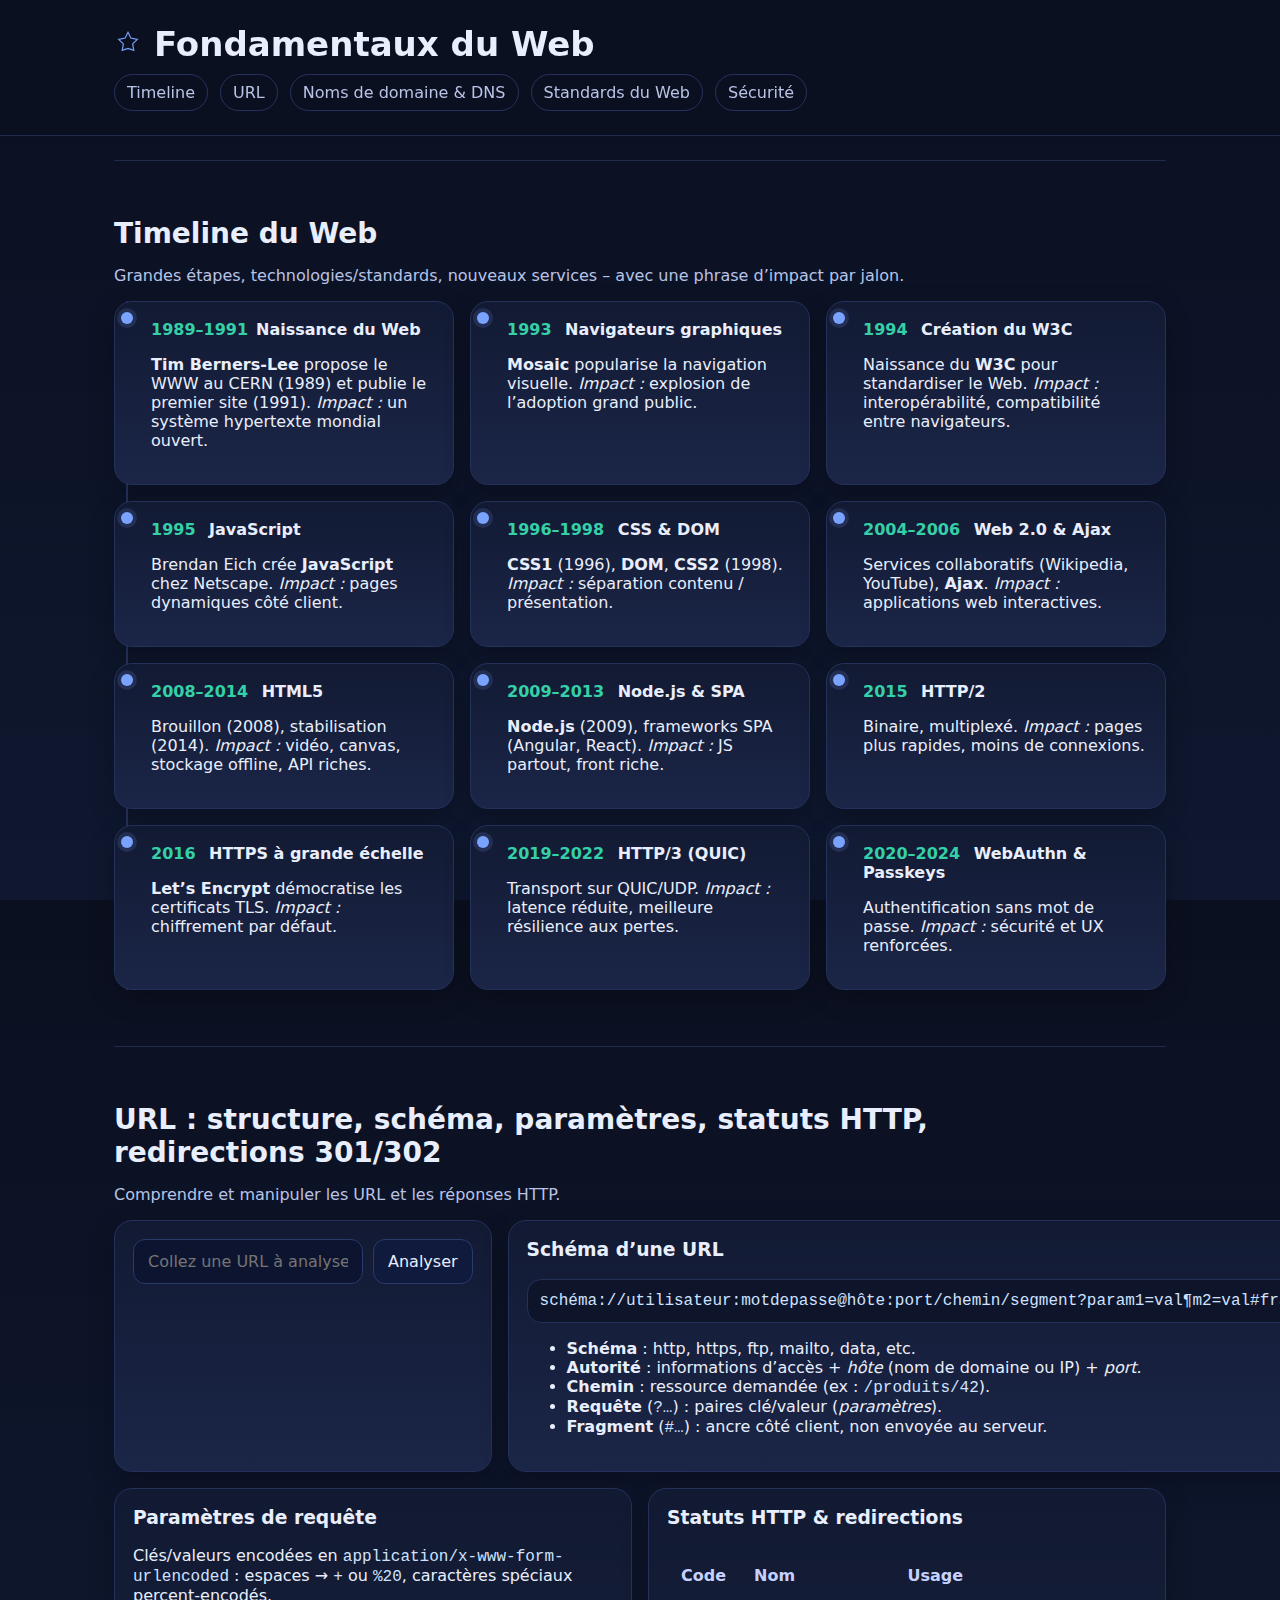
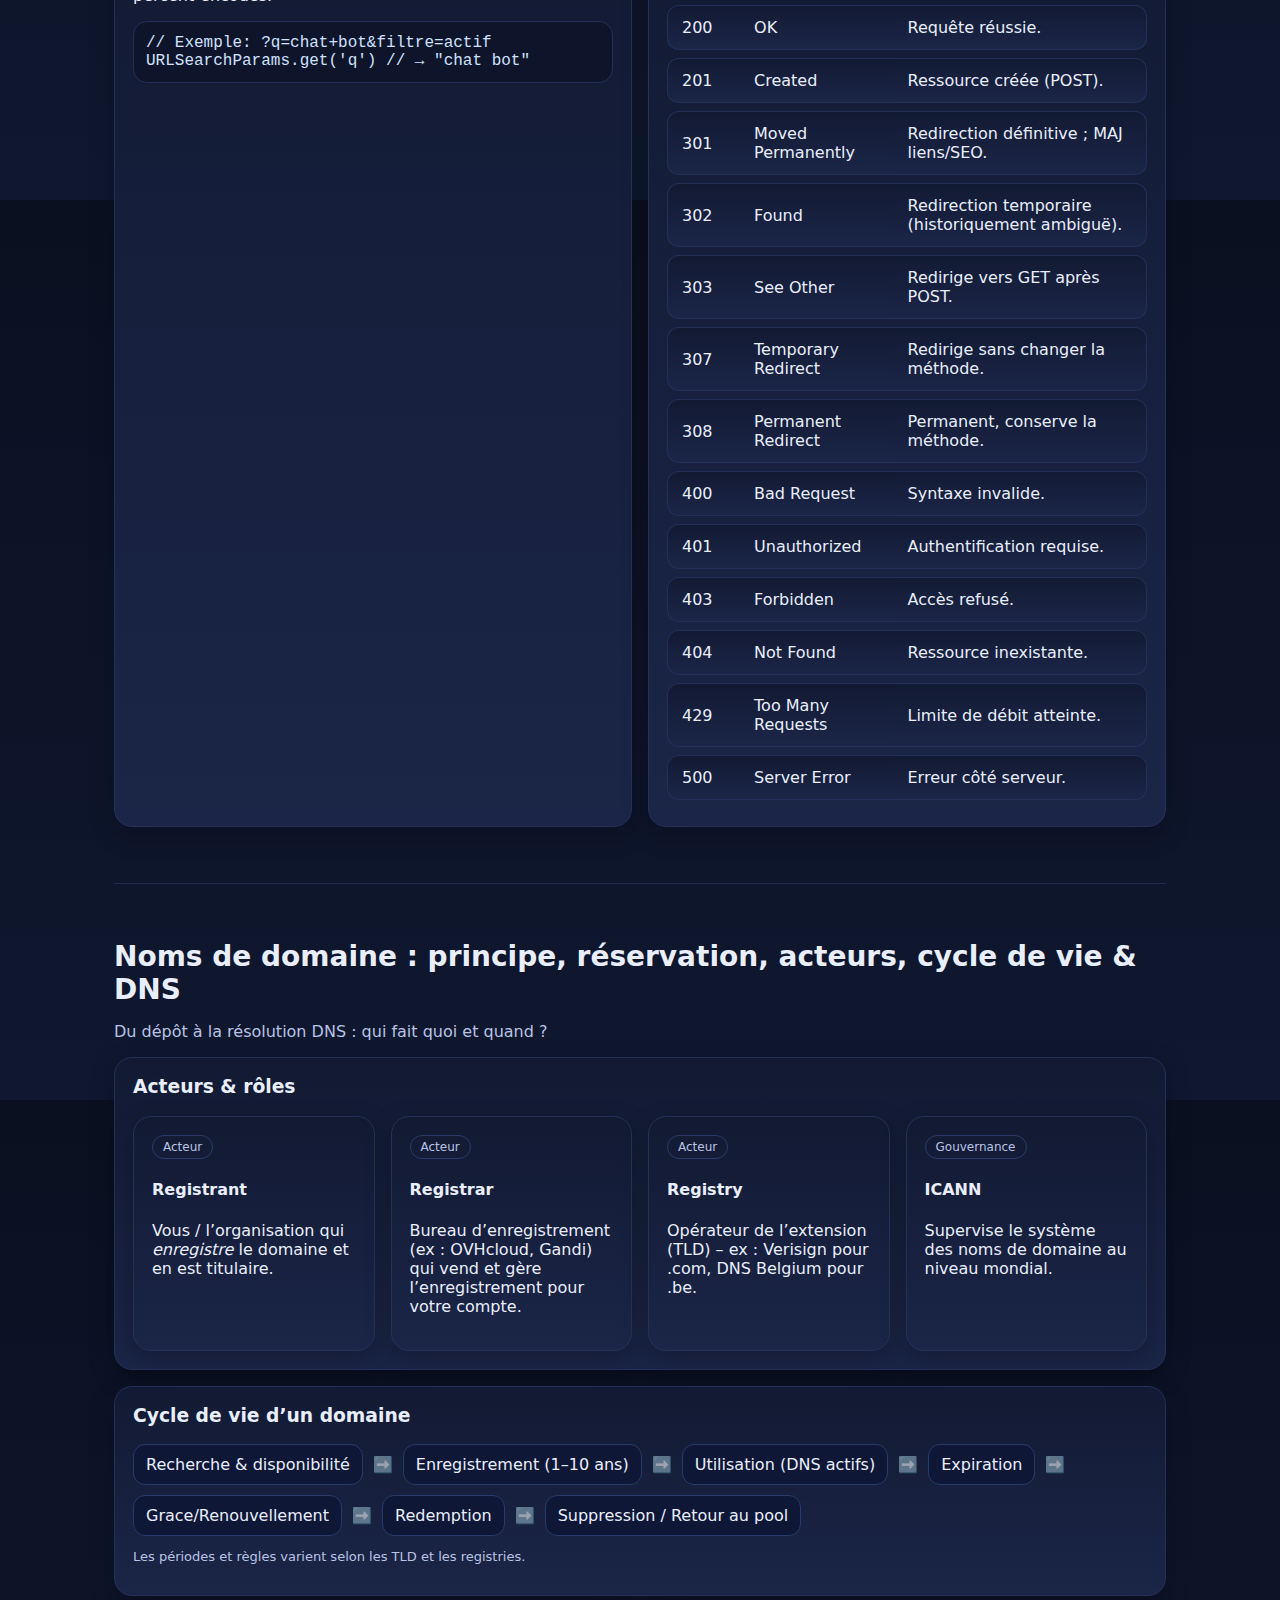
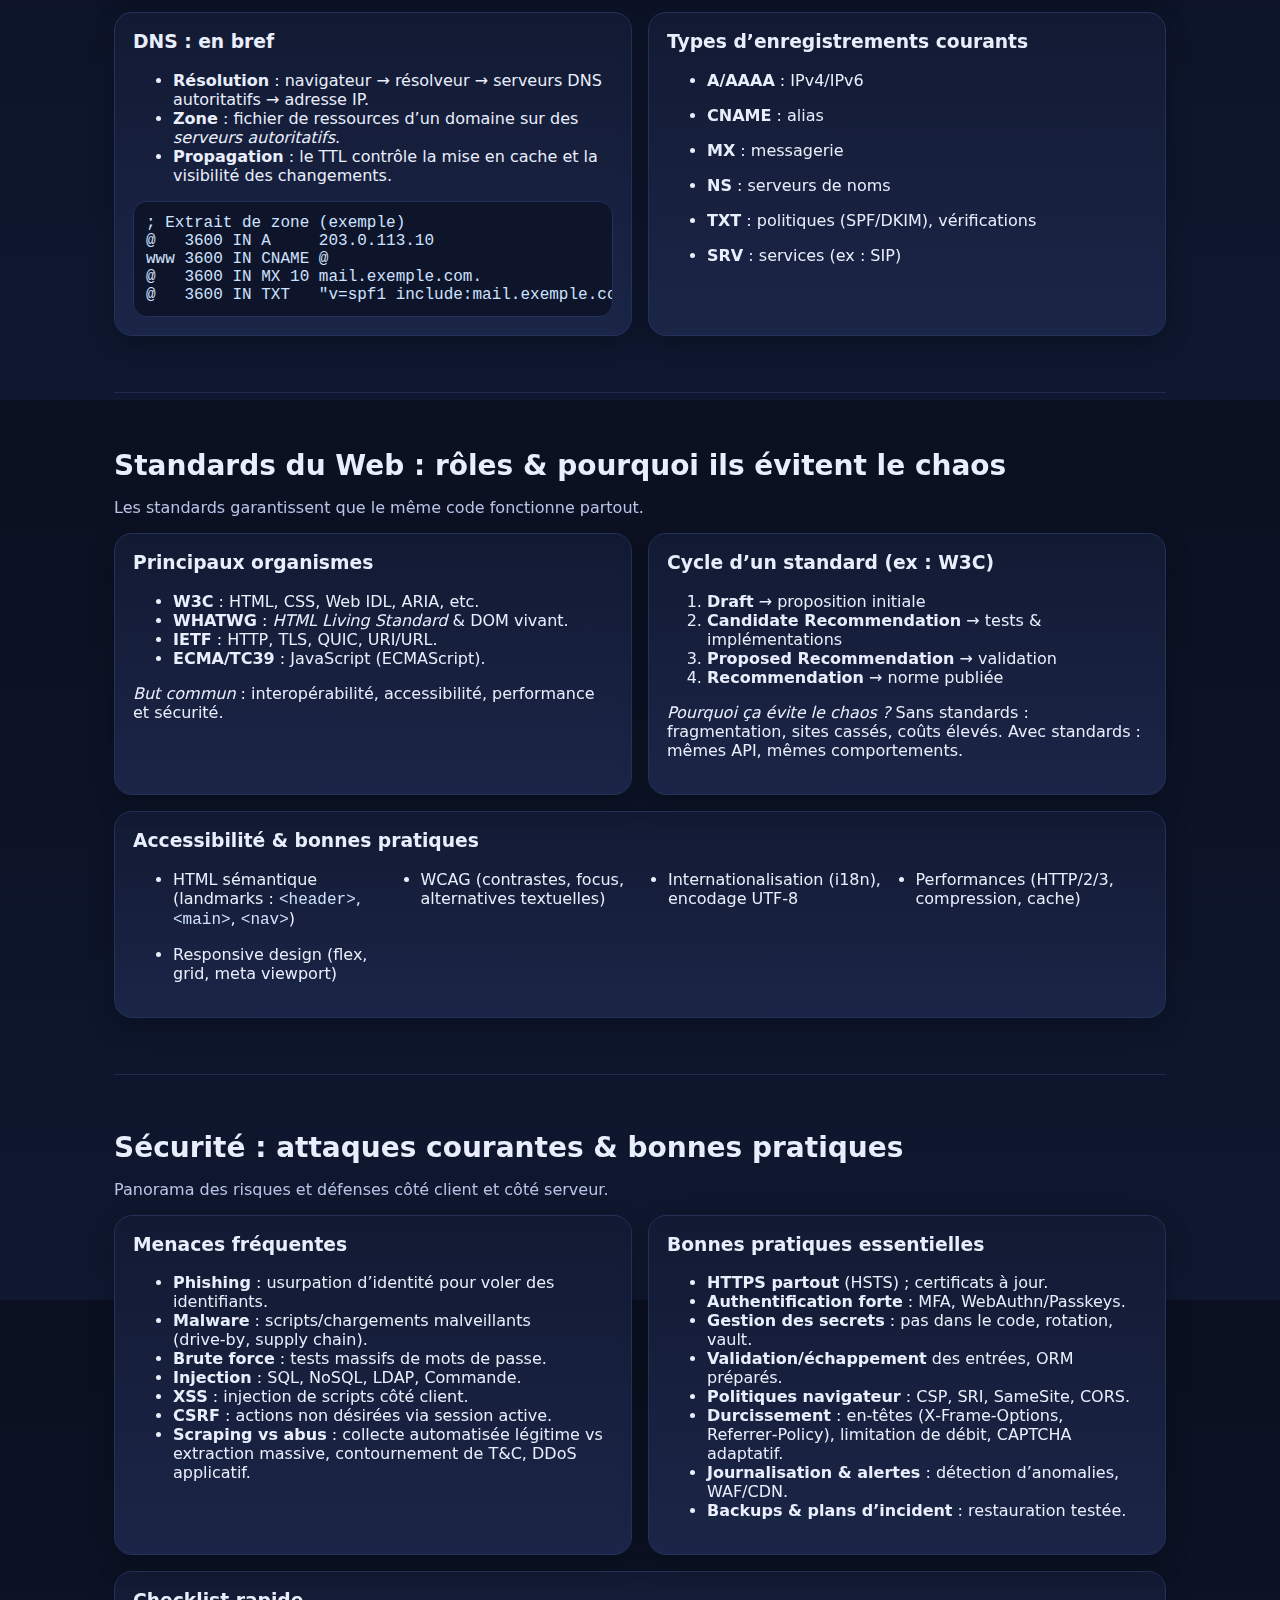
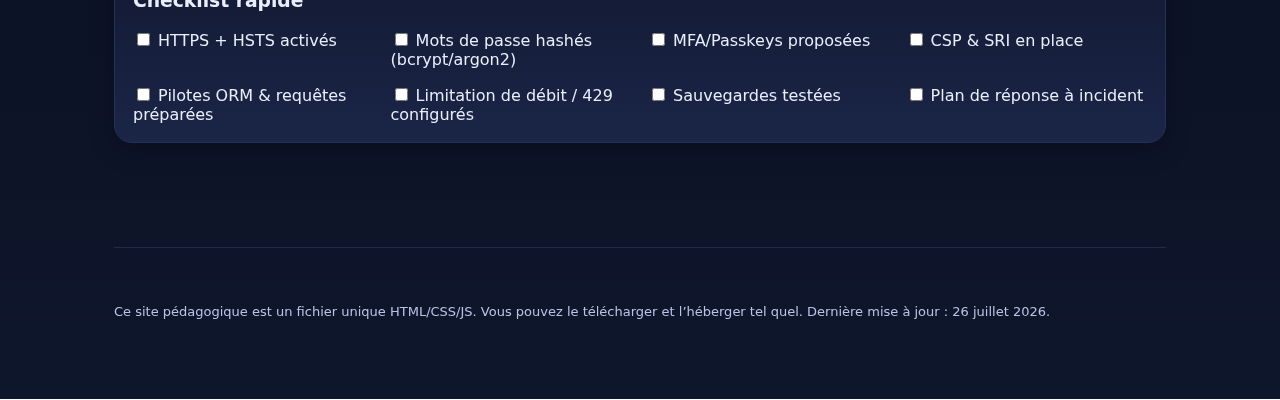
<file: page.html>
<!DOCTYPE html>
<html lang="fr">
<head>
  <meta charset="utf-8" />
  <meta name="viewport" content="width=device-width, initial-scale=1" />
  <title>Fondamentaux du Web – Timeline • URL • DNS • Standards • Sécurité</title>
  <style>
    :root{
      --bg:#0b1020;--panel:#121a33;--soft:#1b2547;--text:#e9eefc;--muted:#b9c3e6;--accent:#7aa2ff;--accent-2:#35d0a7;--warn:#ffb454;--danger:#ff6b6b;--ok:#7bd88f;--code:#0e152b;
    }
    *{box-sizing:border-box}
    html,body{margin:0;height:100%;font-family:Inter,system-ui,-apple-system,Segoe UI,Roboto,Ubuntu,Cantarell,Noto Sans,sans-serif;background:linear-gradient(180deg,#0b1020 0%,#0f1830 100%);color:var(--text)}
    a{color:var(--accent)}
    header{position:sticky;top:0;z-index:10;background:rgba(11,16,32,.8);backdrop-filter:blur(8px);border-bottom:1px solid #1f2a4d}
    .wrap{max-width:1100px;margin:0 auto;padding:24px}
    .title{display:flex;gap:12px;align-items:center}
    .title h1{margin:0;font-size:clamp(22px,3.5vw,34px)}
    nav{display:flex;flex-wrap:wrap;gap:12px;margin-top:10px}
    nav a{padding:8px 12px;border:1px solid #26335f;border-radius:999px;text-decoration:none;color:var(--muted)}
    nav a:hover{border-color:var(--accent);color:var(--text)}

    section{scroll-margin-top:96px}
    .section{padding:56px 0;border-top:1px solid #1f2a4d}
    .section h2{margin:0 0 16px;font-size:clamp(20px,3vw,28px)}
    .section p.lead{color:var(--muted);margin-top:0}

    /* Cards & grids */
    .grid{display:grid;gap:16px}
    .g-2{grid-template-columns:repeat(auto-fit,minmax(260px,1fr))}
    .g-3{grid-template-columns:repeat(auto-fit,minmax(220px,1fr))}
    .card{background:linear-gradient(180deg,var(--panel),var(--soft));border:1px solid #24315a;border-radius:18px;padding:18px;box-shadow:0 8px 24px rgba(0,0,0,.25)}
    .chip{display:inline-flex;align-items:center;gap:8px;padding:4px 10px;border:1px solid #2a3a6b;border-radius:999px;color:var(--muted);font-size:12px}

    /* Timeline */
    .timeline{position:relative}
    .timeline::before{content:"";position:absolute;left:12px;top:0;bottom:0;width:2px;background:#26335f}
    .event{position:relative;padding-left:36px}
    .event::before{content:"";position:absolute;left:6px;top:10px;width:12px;height:12px;border-radius:50%;background:var(--accent);box-shadow:0 0 0 4px rgba(122,162,255,.15)}
    .event h3{margin:0 0 6px;font-size:16px}
    .event .year{font-weight:700;color:var(--accent-2);margin-right:8px}

    /* URL Lab */
    .lab{display:grid;grid-template-columns:1.1fr .9fr;gap:16px}
    @media (max-width:900px){.lab{grid-template-columns:1fr}}
    input,select,button,textarea{font:inherit}
    .field{display:flex;gap:10px}
    .field input{flex:1;padding:12px 14px;border-radius:12px;border:1px solid #2a3a6b;background:#0d1430;color:var(--text)}
    .btn{padding:12px 14px;border-radius:12px;border:1px solid #2a3a6b;background:#101a3c;color:var(--text);cursor:pointer}
    .btn:hover{border-color:var(--accent)}
    .kv{display:grid;grid-template-columns:160px 1fr;gap:8px}
    .kv div{padding:8px 10px;border:1px dashed #2a3a6b;border-radius:10px;background:#0e152e}

    /* Code blocks */
    pre{margin:0;background:var(--code);border:1px solid #23305a;border-radius:14px;padding:12px;overflow:auto}
    code{font-family:ui-monospace,SFMono-Regular,Menlo,Monaco,Consolas,monospace;color:#cfe2ff}

    /* Tables */
    table{width:100%;border-collapse:separate;border-spacing:0 8px}
    th,td{text-align:left;padding:12px 14px}
    thead th{color:#c5d2ff;font-weight:600}
    tbody tr{background:linear-gradient(180deg,var(--panel),var(--soft));border:1px solid #23305a}
    tbody tr td{border-top:1px solid #23305a;border-bottom:1px solid #23305a}
    tbody tr td:first-child{border-left:1px solid #23305a;border-top-left-radius:12px;border-bottom-left-radius:12px}
    tbody tr td:last-child{border-right:1px solid #23305a;border-top-right-radius:12px;border-bottom-right-radius:12px}

    .flow{display:flex;flex-wrap:wrap;gap:10px}
    .flow .node{padding:10px 12px;background:#0e1736;border:1px solid #2a3a6b;border-radius:12px}
    .flow .arrow{display:flex;align-items:center;opacity:.6}

    footer{border-top:1px solid #1f2a4d;margin-top:48px}
    .small{font-size:13px;color:var(--muted)}
  </style>
</head>
<body>
  <header>
    <div class="wrap">
      <div class="title">
        <svg width="28" height="28" viewBox="0 0 24 24" fill="none" xmlns="http://www.w3.org/2000/svg" aria-hidden="true"><path d="M12 2l2.39 4.84L20 8l-4 3.89.95 5.54L12 15.77 7.05 17.43 8 11.89 4 8l5.61-1.16L12 2z" stroke="#7aa2ff"/></svg>
        <h1>Fondamentaux du Web</h1>
      </div>
      <nav>
        <a href="#timeline">Timeline</a>
        <a href="#url">URL</a>
        <a href="#domains">Noms de domaine & DNS</a>
        <a href="#standards">Standards du Web</a>
        <a href="#security">Sécurité</a>
      </nav>
    </div>
  </header>

  <main class="wrap">
    <!-- Timeline du Web -->
    <section id="timeline" class="section">
      <h2>Timeline du Web</h2>
      <p class="lead">Grandes étapes, technologies/standards, nouveaux services – avec une phrase d’impact par jalon.</p>
      <div class="grid g-2 timeline">
        <div class="card event">
          <h3><span class="year">1989–1991</span>Naissance du Web</h3>
          <p><strong>Tim Berners‑Lee</strong> propose le WWW au CERN (1989) et publie le premier site (1991). <em>Impact :</em> un système hypertexte mondial ouvert.</p>
        </div>
        <div class="card event">
          <h3><span class="year">1993</span> Navigateurs graphiques</h3>
          <p><strong>Mosaic</strong> popularise la navigation visuelle. <em>Impact :</em> explosion de l’adoption grand public.</p>
        </div>
        <div class="card event">
          <h3><span class="year">1994</span> Création du W3C</h3>
          <p>Naissance du <strong>W3C</strong> pour standardiser le Web. <em>Impact :</em> interopérabilité, compatibilité entre navigateurs.</p>
        </div>
        <div class="card event">
          <h3><span class="year">1995</span> JavaScript</h3>
          <p>Brendan Eich crée <strong>JavaScript</strong> chez Netscape. <em>Impact :</em> pages dynamiques côté client.</p>
        </div>
        <div class="card event">
          <h3><span class="year">1996–1998</span> CSS & DOM</h3>
          <p><strong>CSS1</strong> (1996), <strong>DOM</strong>, <strong>CSS2</strong> (1998). <em>Impact :</em> séparation contenu / présentation.</p>
        </div>
        <div class="card event">
          <h3><span class="year">2004–2006</span> Web 2.0 & Ajax</h3>
          <p>Services collaboratifs (Wikipedia, YouTube), <strong>Ajax</strong>. <em>Impact :</em> applications web interactives.</p>
        </div>
        <div class="card event">
          <h3><span class="year">2008–2014</span> HTML5</h3>
          <p>Brouillon (2008), stabilisation (2014). <em>Impact :</em> vidéo, canvas, stockage offline, API riches.</p>
        </div>
        <div class="card event">
          <h3><span class="year">2009–2013</span> Node.js & SPA</h3>
          <p><strong>Node.js</strong> (2009), frameworks SPA (Angular, React). <em>Impact :</em> JS partout, front riche.</p>
        </div>
        <div class="card event">
          <h3><span class="year">2015</span> HTTP/2</h3>
          <p>Binaire, multiplexé. <em>Impact :</em> pages plus rapides, moins de connexions.</p>
        </div>
        <div class="card event">
          <h3><span class="year">2016</span> HTTPS à grande échelle</h3>
          <p><strong>Let’s Encrypt</strong> démocratise les certificats TLS. <em>Impact :</em> chiffrement par défaut.</p>
        </div>
        <div class="card event">
          <h3><span class="year">2019–2022</span> HTTP/3 (QUIC)</h3>
          <p>Transport sur QUIC/UDP. <em>Impact :</em> latence réduite, meilleure résilience aux pertes.</p>
        </div>
        <div class="card event">
          <h3><span class="year">2020–2024</span> WebAuthn & Passkeys</h3>
          <p>Authentification sans mot de passe. <em>Impact :</em> sécurité et UX renforcées.</p>
        </div>
      </div>
    </section>

    <!-- URL -->
    <section id="url" class="section">
      <h2>URL : structure, schéma, paramètres, statuts HTTP, redirections 301/302</h2>
      <p class="lead">Comprendre et manipuler les URL et les réponses HTTP.</p>

      <div class="lab">
        <div class="card">
          <div class="field" style="margin-bottom:10px">
            <input id="urlInput" placeholder="Collez une URL à analyser (ex: https://www.exemple.com:8080/chemin/page?x=1&y=2#ancre)" />
            <button class="btn" id="parseBtn">Analyser</button>
          </div>
          <div class="kv" id="kv"></div>
        </div>
        <div class="card">
          <h3 style="margin-top:0">Schéma d’une URL</h3>
          <pre><code>schéma://utilisateur:motdepasse@hôte:port/chemin/segment?param1=val&param2=val#fragment</code></pre>
          <ul>
            <li><strong>Schéma</strong> : http, https, ftp, mailto, data, etc.</li>
            <li><strong>Autorité</strong> : informations d’accès + <em>hôte</em> (nom de domaine ou IP) + <em>port</em>.</li>
            <li><strong>Chemin</strong> : ressource demandée (ex : <code>/produits/42</code>).</li>
            <li><strong>Requête</strong> (<code>?…</code>) : paires clé/valeur (<em>paramètres</em>).</li>
            <li><strong>Fragment</strong> (<code>#…</code>) : ancre côté client, non envoyée au serveur.</li>
          </ul>
        </div>
      </div>

      <div class="grid g-2" style="margin-top:16px">
        <div class="card">
          <h3 style="margin-top:0">Paramètres de requête</h3>
          <p>Clés/valeurs encodées en <code>application/x-www-form-urlencoded</code> : espaces → <code>+</code> ou <code>%20</code>, caractères spéciaux percent‑encodés.</p>
          <pre><code>// Exemple: ?q=chat+bot&filtre=actif
URLSearchParams.get('q') // → "chat bot"</code></pre>
        </div>
        <div class="card">
          <h3 style="margin-top:0">Statuts HTTP & redirections</h3>
          <table>
            <thead><tr><th>Code</th><th>Nom</th><th>Usage</th></tr></thead>
            <tbody>
              <tr><td>200</td><td>OK</td><td>Requête réussie.</td></tr>
              <tr><td>201</td><td>Created</td><td>Ressource créée (POST).</td></tr>
              <tr><td>301</td><td>Moved Permanently</td><td>Redirection définitive ; MAJ liens/SEO.</td></tr>
              <tr><td>302</td><td>Found</td><td>Redirection temporaire (historiquement ambiguë).</td></tr>
              <tr><td>303</td><td>See Other</td><td>Redirige vers GET après POST.</td></tr>
              <tr><td>307</td><td>Temporary Redirect</td><td>Redirige sans changer la méthode.</td></tr>
              <tr><td>308</td><td>Permanent Redirect</td><td>Permanent, conserve la méthode.</td></tr>
              <tr><td>400</td><td>Bad Request</td><td>Syntaxe invalide.</td></tr>
              <tr><td>401</td><td>Unauthorized</td><td>Authentification requise.</td></tr>
              <tr><td>403</td><td>Forbidden</td><td>Accès refusé.</td></tr>
              <tr><td>404</td><td>Not Found</td><td>Ressource inexistante.</td></tr>
              <tr><td>429</td><td>Too Many Requests</td><td>Limite de débit atteinte.</td></tr>
              <tr><td>500</td><td>Server Error</td><td>Erreur côté serveur.</td></tr>
            </tbody>
          </table>
        </div>
      </div>
    </section>

    <!-- Noms de domaine & DNS -->
    <section id="domains" class="section">
      <h2>Noms de domaine : principe, réservation, acteurs, cycle de vie & DNS</h2>
      <p class="lead">Du dépôt à la résolution DNS : qui fait quoi et quand ?</p>

      <div class="card">
        <h3 style="margin-top:0">Acteurs & rôles</h3>
        <div class="grid g-3">
          <div class="card"><span class="chip">Acteur</span><h4>Registrant</h4><p>Vous / l’organisation qui <em>enregistre</em> le domaine et en est titulaire.</p></div>
          <div class="card"><span class="chip">Acteur</span><h4>Registrar</h4><p>Bureau d’enregistrement (ex : OVHcloud, Gandi) qui vend et gère l’enregistrement pour votre compte.</p></div>
          <div class="card"><span class="chip">Acteur</span><h4>Registry</h4><p>Opérateur de l’extension (TLD) – ex : Verisign pour .com, DNS Belgium pour .be.</p></div>
          <div class="card"><span class="chip">Gouvernance</span><h4>ICANN</h4><p>Supervise le système des noms de domaine au niveau mondial.</p></div>
        </div>
      </div>

      <div class="card" style="margin-top:16px">
        <h3 style="margin-top:0">Cycle de vie d’un domaine</h3>
        <div class="flow">
          <div class="node">Recherche & disponibilité</div>
          <div class="arrow">➡️</div>
          <div class="node">Enregistrement (1–10 ans)</div>
          <div class="arrow">➡️</div>
          <div class="node">Utilisation (DNS actifs)</div>
          <div class="arrow">➡️</div>
          <div class="node">Expiration</div>
          <div class="arrow">➡️</div>
          <div class="node">Grace/Renouvellement</div>
          <div class="arrow">➡️</div>
          <div class="node">Redemption</div>
          <div class="arrow">➡️</div>
          <div class="node">Suppression / Retour au pool</div>
        </div>
        <p class="small">Les périodes et règles varient selon les TLD et les registries.</p>
      </div>

      <div class="grid g-2" style="margin-top:16px">
        <div class="card">
          <h3 style="margin-top:0">DNS : en bref</h3>
          <ul>
            <li><strong>Résolution</strong> : navigateur → résolveur → serveurs DNS autoritatifs → adresse IP.</li>
            <li><strong>Zone</strong> : fichier de ressources d’un domaine sur des <em>serveurs autoritatifs</em>.</li>
            <li><strong>Propagation</strong> : le TTL contrôle la mise en cache et la visibilité des changements.</li>
          </ul>
          <pre><code>; Extrait de zone (exemple)
@   3600 IN A     203.0.113.10
www 3600 IN CNAME @
@   3600 IN MX 10 mail.exemple.com.
@   3600 IN TXT   "v=spf1 include:mail.exemple.com -all"</code></pre>
        </div>
        <div class="card">
          <h3 style="margin-top:0">Types d’enregistrements courants</h3>
          <ul class="grid g-3" style="margin-top:6px">
            <li><strong>A/AAAA</strong> : IPv4/IPv6</li>
            <li><strong>CNAME</strong> : alias</li>
            <li><strong>MX</strong> : messagerie</li>
            <li><strong>NS</strong> : serveurs de noms</li>
            <li><strong>TXT</strong> : politiques (SPF/DKIM), vérifications</li>
            <li><strong>SRV</strong> : services (ex : SIP)</li>
          </ul>
        </div>
      </div>
    </section>

    <!-- Standards du Web -->
    <section id="standards" class="section">
      <h2>Standards du Web : rôles & pourquoi ils évitent le chaos</h2>
      <p class="lead">Les standards garantissent que le même code fonctionne partout.</p>

      <div class="grid g-2">
        <div class="card">
          <h3 style="margin-top:0">Principaux organismes</h3>
          <ul>
            <li><strong>W3C</strong> : HTML, CSS, Web IDL, ARIA, etc.</li>
            <li><strong>WHATWG</strong> : <em>HTML Living Standard</em> & DOM vivant.</li>
            <li><strong>IETF</strong> : HTTP, TLS, QUIC, URI/URL.</li>
            <li><strong>ECMA/TC39</strong> : JavaScript (ECMAScript).</li>
          </ul>
          <p><em>But commun</em> : interopérabilité, accessibilité, performance et sécurité.</p>
        </div>
        <div class="card">
          <h3 style="margin-top:0">Cycle d’un standard (ex : W3C)</h3>
          <ol>
            <li><strong>Draft</strong> → proposition initiale</li>
            <li><strong>Candidate Recommendation</strong> → tests & implémentations</li>
            <li><strong>Proposed Recommendation</strong> → validation</li>
            <li><strong>Recommendation</strong> → norme publiée</li>
          </ol>
          <p><em>Pourquoi ça évite le chaos ?</em> Sans standards : fragmentation, sites cassés, coûts élevés. Avec standards : mêmes API, mêmes comportements.</p>
        </div>
      </div>

      <div class="card" style="margin-top:16px">
        <h3 style="margin-top:0">Accessibilité & bonnes pratiques</h3>
        <ul class="grid g-3">
          <li>HTML sémantique (landmarks : <code>&lt;header&gt;</code>, <code>&lt;main&gt;</code>, <code>&lt;nav&gt;</code>)</li>
          <li>WCAG (contrastes, focus, alternatives textuelles)</li>
          <li>Internationalisation (i18n), encodage UTF‑8</li>
          <li>Performances (HTTP/2/3, compression, cache)</li>
          <li>Responsive design (flex, grid, meta viewport)</li>
        </ul>
      </div>
    </section>

    <!-- Sécurité -->
    <section id="security" class="section">
      <h2>Sécurité : attaques courantes & bonnes pratiques</h2>
      <p class="lead">Panorama des risques et défenses côté client et côté serveur.</p>

      <div class="grid g-2">
        <div class="card">
          <h3 style="margin-top:0">Menaces fréquentes</h3>
          <ul>
            <li><strong>Phishing</strong> : usurpation d’identité pour voler des identifiants.</li>
            <li><strong>Malware</strong> : scripts/chargements malveillants (drive‑by, supply chain).</li>
            <li><strong>Brute force</strong> : tests massifs de mots de passe.</li>
            <li><strong>Injection</strong> : SQL, NoSQL, LDAP, Commande.</li>
            <li><strong>XSS</strong> : injection de scripts côté client.</li>
            <li><strong>CSRF</strong> : actions non désirées via session active.</li>
            <li><strong>Scraping vs abus</strong> : collecte automatisée légitime vs extraction massive, contournement de T&C, DDoS applicatif.</li>
          </ul>
        </div>
        <div class="card">
          <h3 style="margin-top:0">Bonnes pratiques essentielles</h3>
          <ul>
            <li><strong>HTTPS partout</strong> (HSTS) ; certificats à jour.</li>
            <li><strong>Authentification forte</strong> : MFA, WebAuthn/Passkeys.</li>
            <li><strong>Gestion des secrets</strong> : pas dans le code, rotation, vault.</li>
            <li><strong>Validation/échappement</strong> des entrées, ORM préparés.</li>
            <li><strong>Politiques navigateur</strong> : CSP, SRI, SameSite, CORS.</li>
            <li><strong>Durcissement</strong> : en-têtes (X‑Frame‑Options, Referrer‑Policy), limitation de débit, CAPTCHA adaptatif.</li>
            <li><strong>Journalisation & alertes</strong> : détection d’anomalies, WAF/CDN.</li>
            <li><strong>Backups & plans d’incident</strong> : restauration testée.</li>
          </ul>
        </div>
      </div>

      <div class="card" style="margin-top:16px">
        <h3 style="margin-top:0">Checklist rapide</h3>
        <div class="grid g-3">
          <label><input type="checkbox"/> HTTPS + HSTS activés</label>
          <label><input type="checkbox"/> Mots de passe hashés (bcrypt/argon2)</label>
          <label><input type="checkbox"/> MFA/Passkeys proposées</label>
          <label><input type="checkbox"/> CSP & SRI en place</label>
          <label><input type="checkbox"/> Pilotes ORM & requêtes préparées</label>
          <label><input type="checkbox"/> Limitation de débit / 429 configurés</label>
          <label><input type="checkbox"/> Sauvegardes testées</label>
          <label><input type="checkbox"/> Plan de réponse à incident</label>
        </div>
      </div>
    </section>

    <footer class="section">
      <div class="small">Ce site pédagogique est un fichier unique HTML/CSS/JS. Vous pouvez le télécharger et l’héberger tel quel. Dernière mise à jour : <span id="updated"></span>.</div>
    </footer>
  </main>

  <script>
    // Affiche la date de build
    document.getElementById('updated').textContent = new Date().toLocaleDateString('fr-BE', {year:'numeric', month:'long', day:'numeric'});

    // Petit labo d'analyse d'URL
    const input = document.getElementById('urlInput');
    const btn = document.getElementById('parseBtn');
    const kv = document.getElementById('kv');

    function row(k,v){
      const kd=document.createElement('div'); kd.innerHTML = '<strong>'+k+'</strong>';
      const vd=document.createElement('div'); vd.textContent = v ?? '';
      kv.appendChild(kd); kv.appendChild(vd);
    }

    btn.addEventListener('click',()=>{
      kv.innerHTML='';
      try{
        const u = new URL(input.value);
        row('Schéma', u.protocol.replace(':',''));
        row('Utilisateur', u.username || '');
        row('Mot de passe', u.password ? '••••••' : '');
        row('Hôte', u.hostname);
        row('Port', u.port || '(défaut)');
        row('Chemin', u.pathname);
        row('Paramètres', u.search);
        const params = Array.from(new URLSearchParams(u.search));
        row('Paramètres (détaillés)', params.length? params.map(([k,v])=>k+'='+v).join(' ; ') : '(aucun)');
        row('Fragment', u.hash);
      }catch(e){
        row('Erreur', 'URL invalide');
      }
    });
  </script>
</body>
</html>
</file>
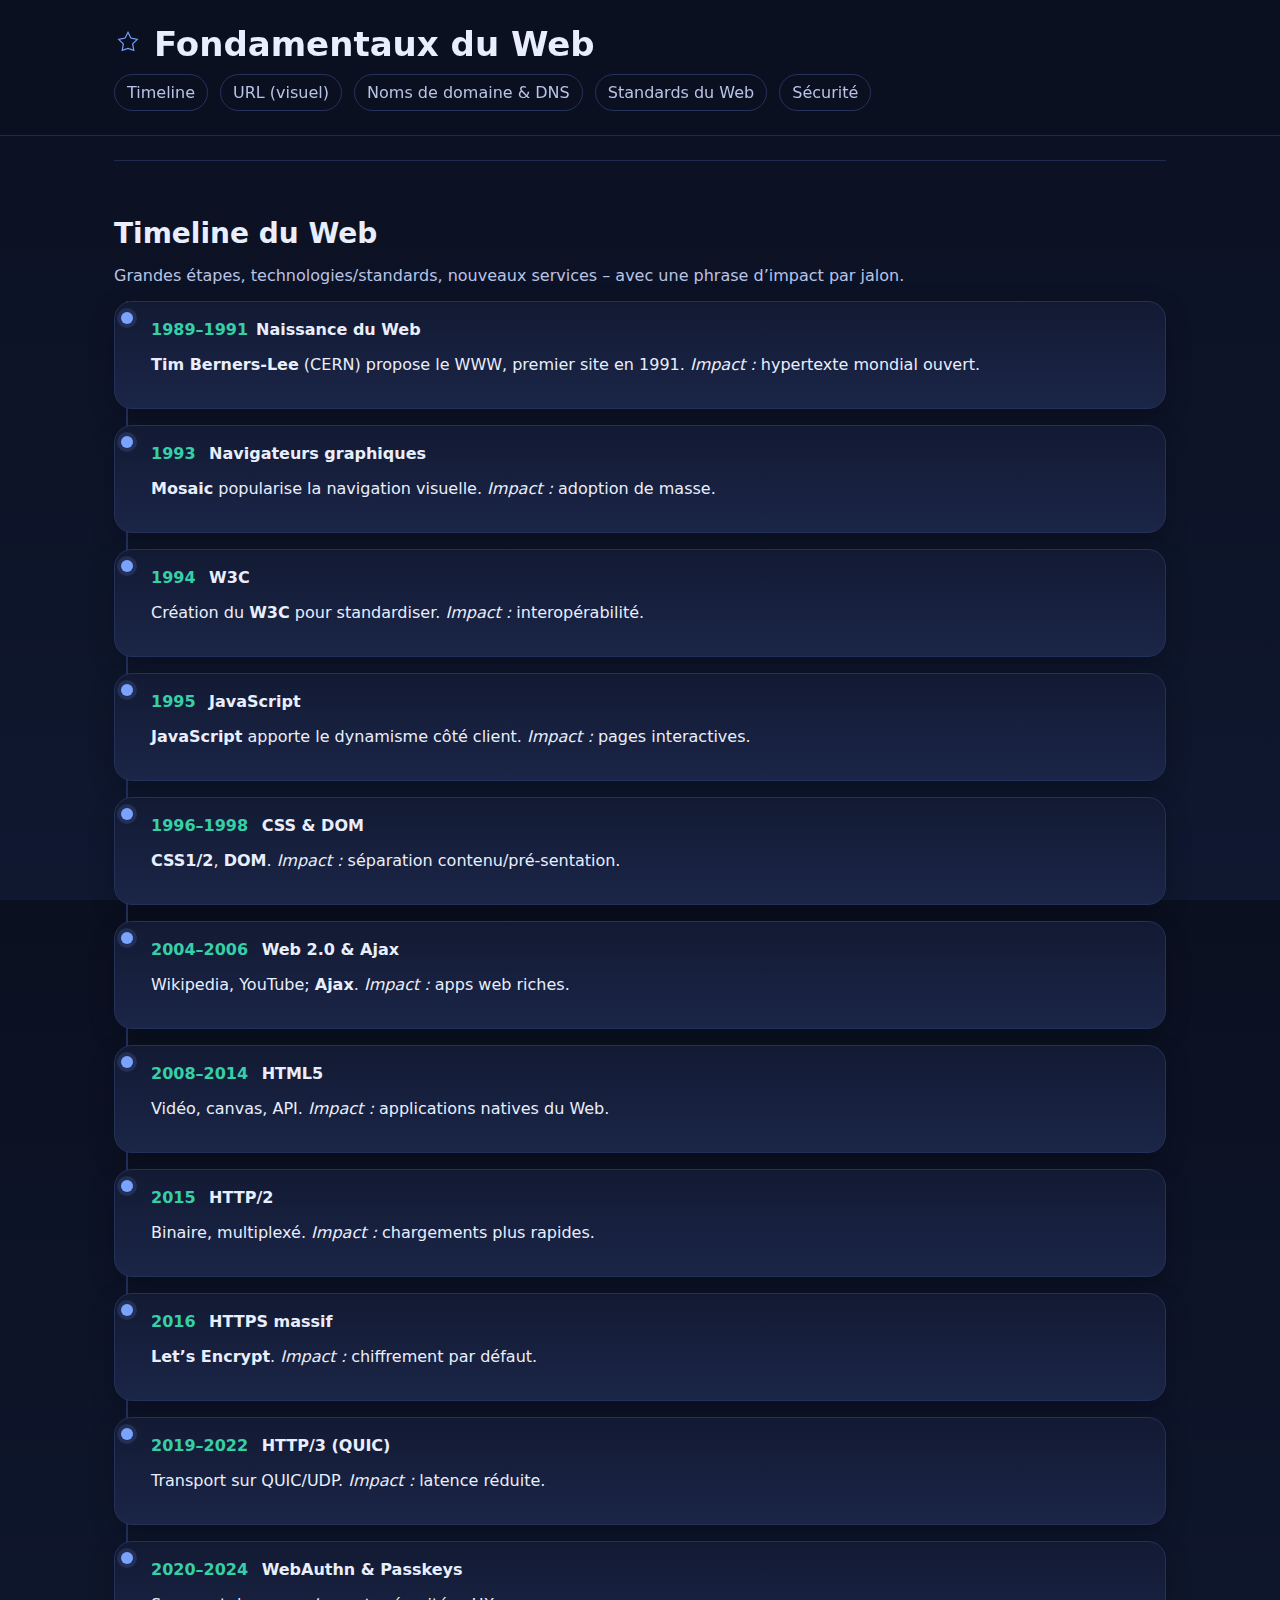
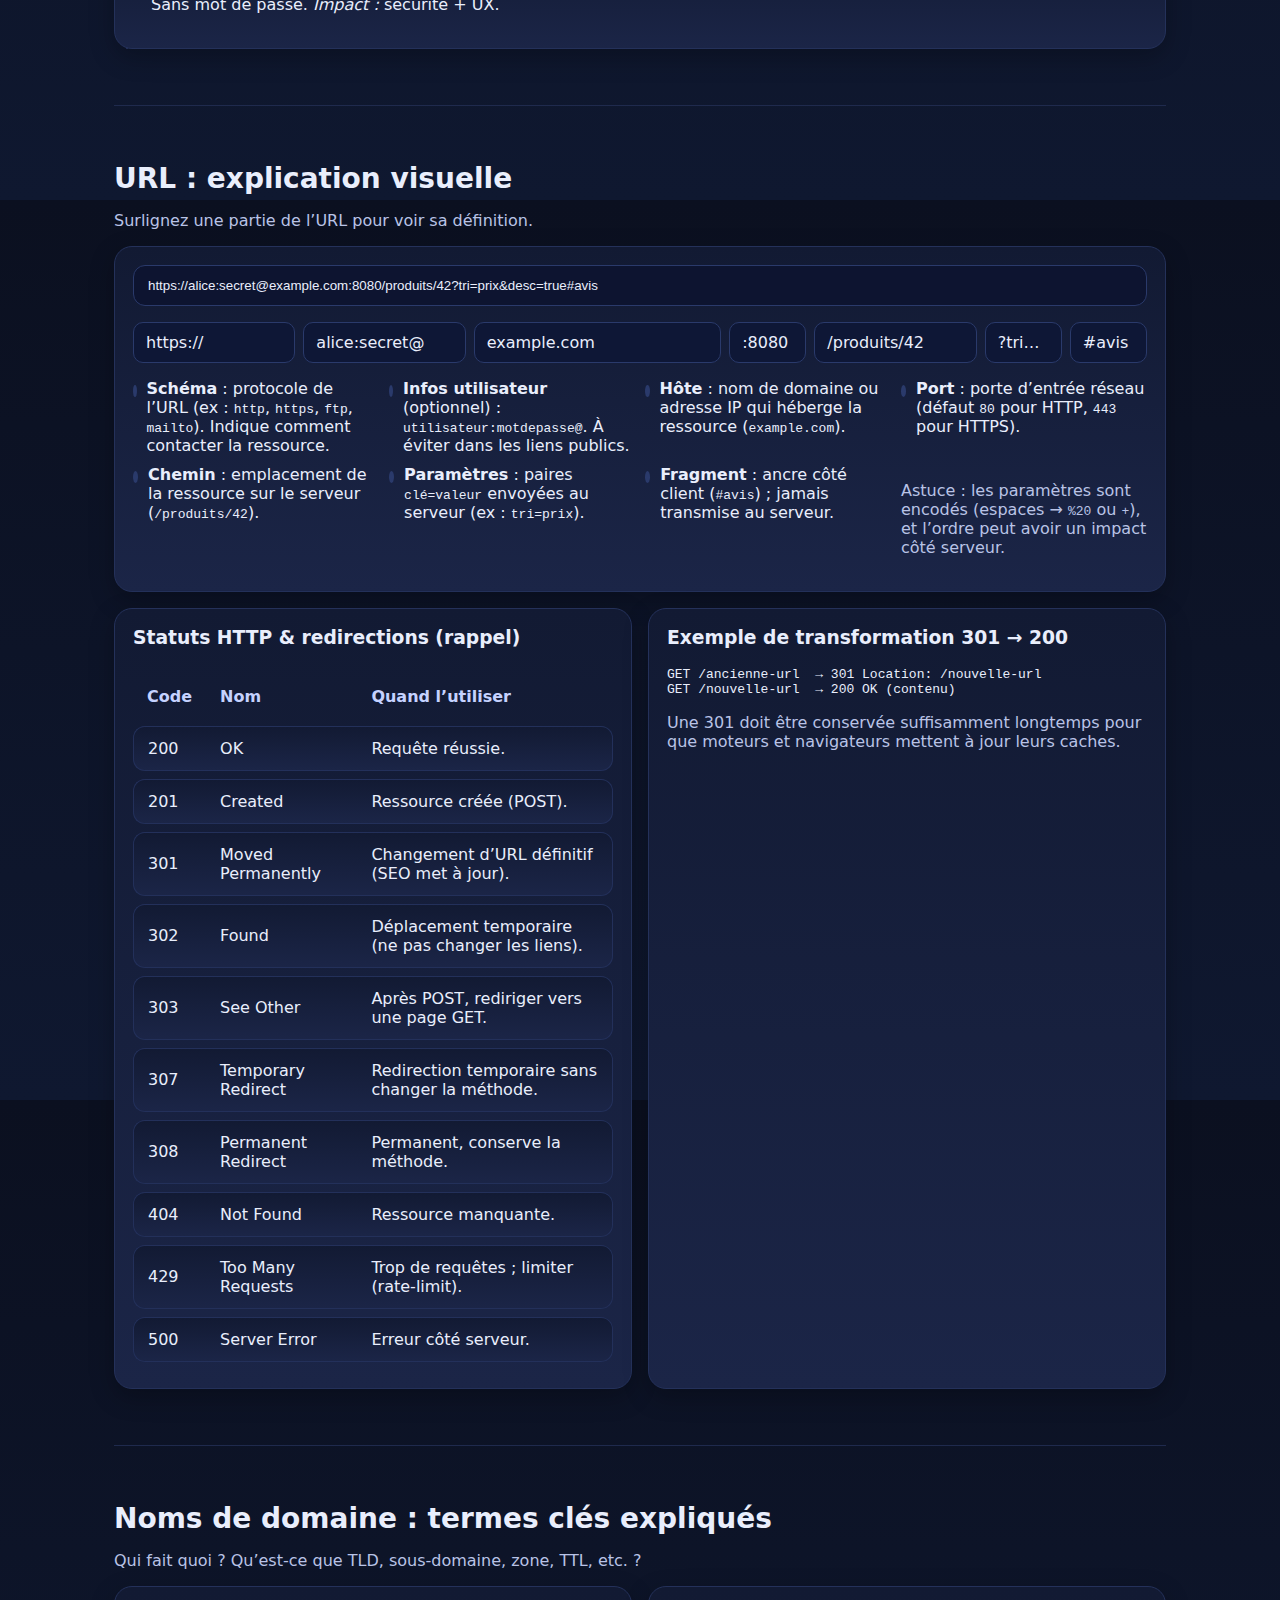
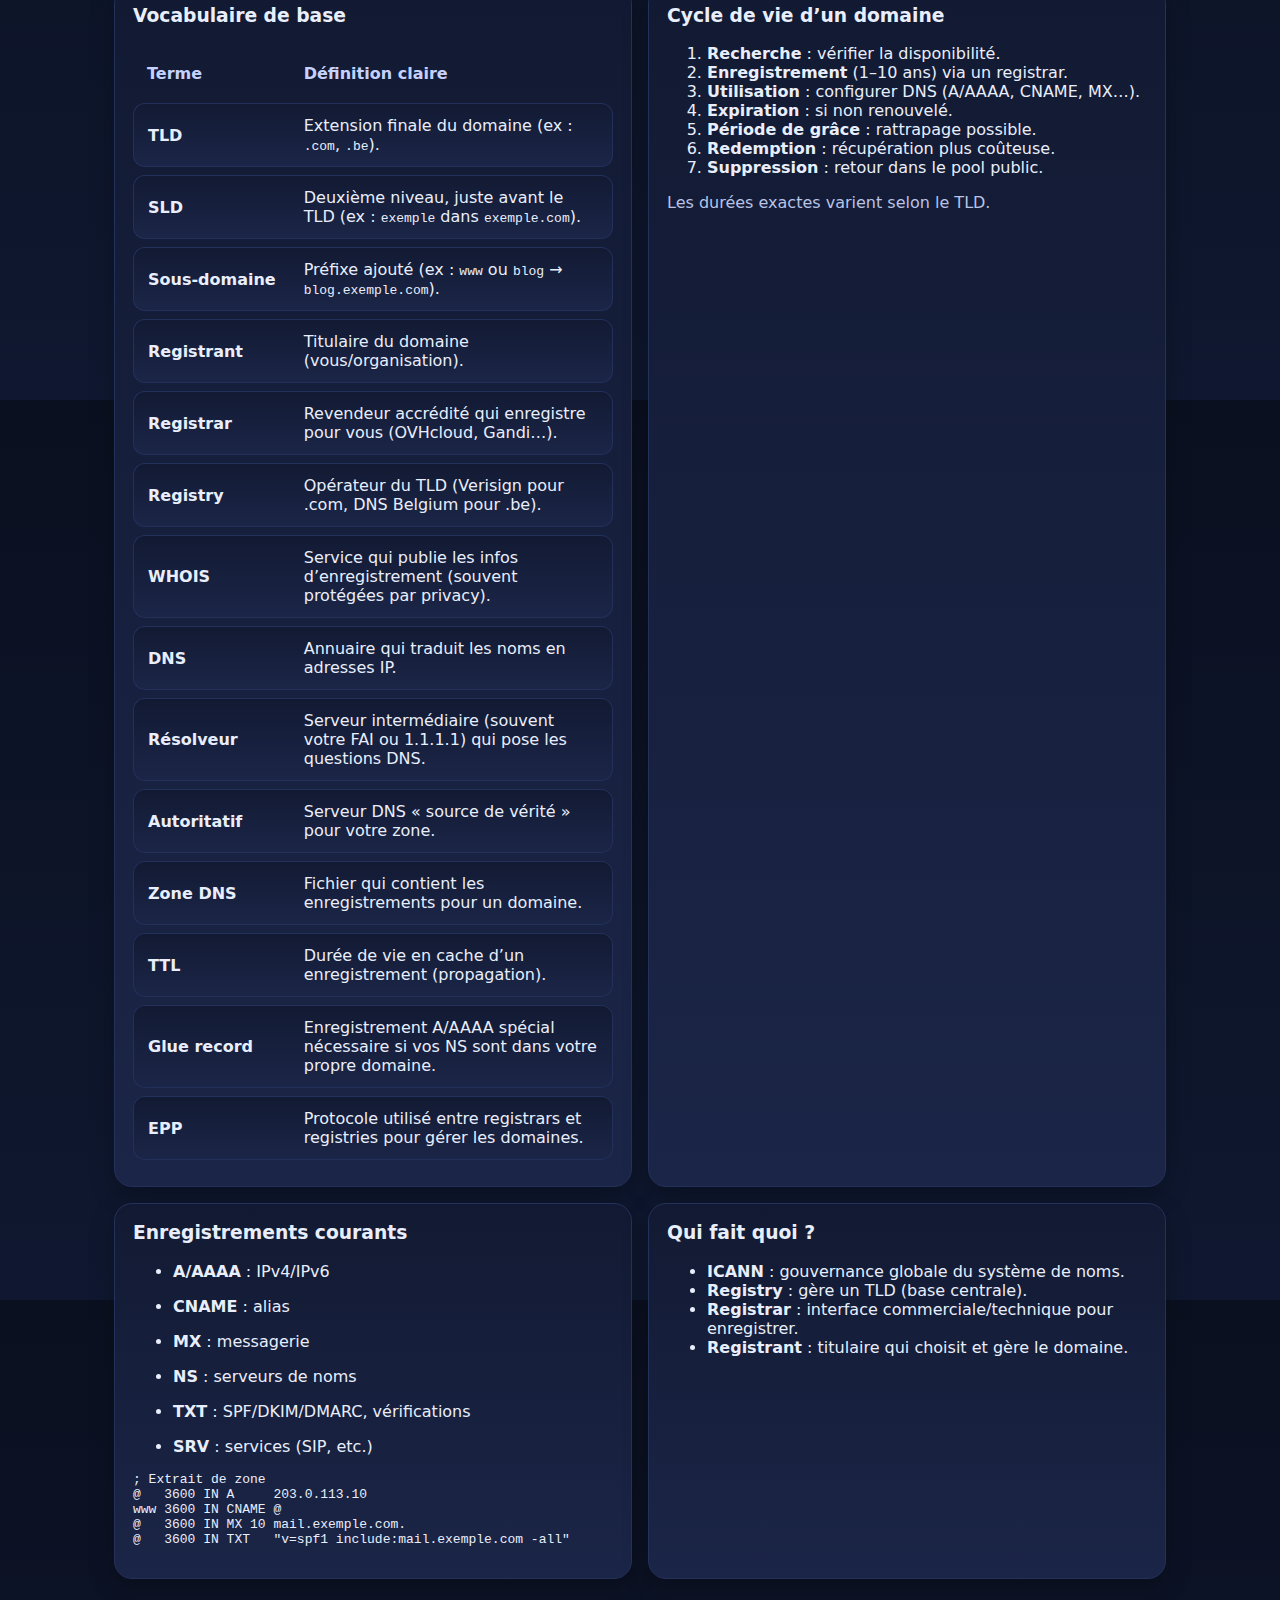
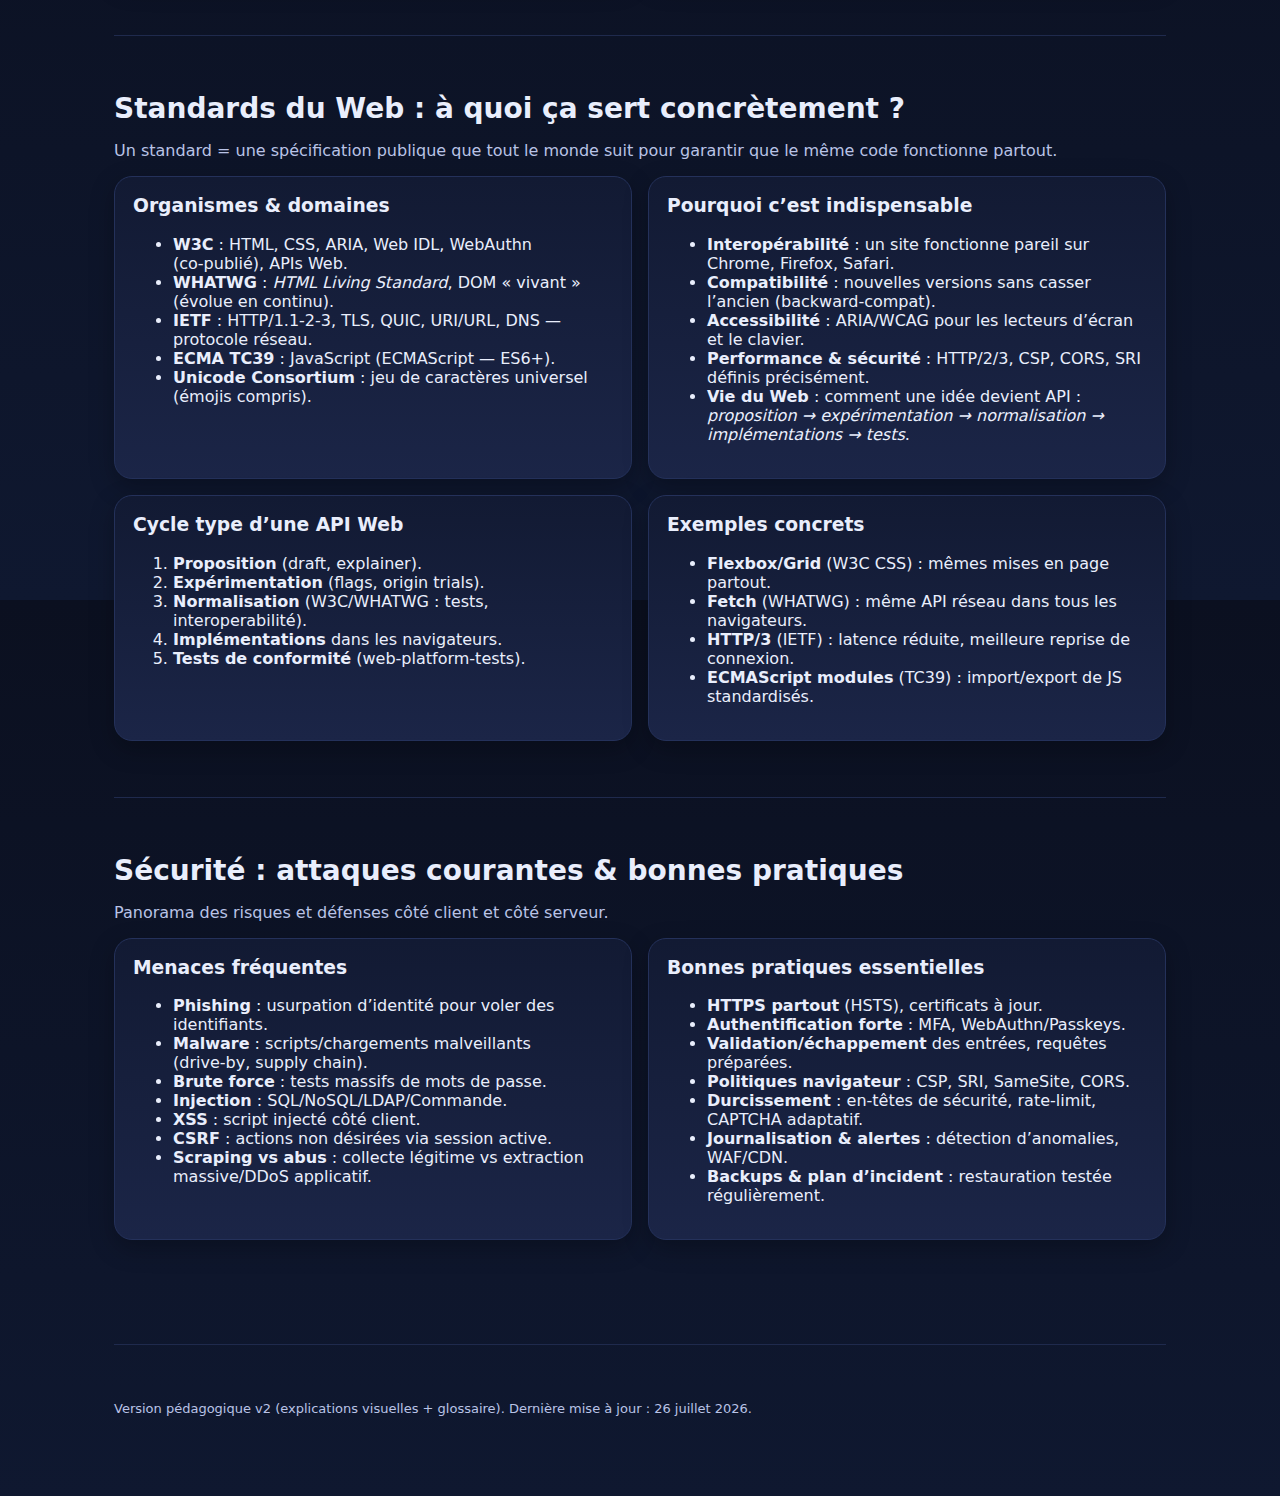
<file: page2.html>
<!DOCTYPE html>
<html lang="fr">
<head>
  <meta charset="utf-8" />
  <meta name="viewport" content="width=device-width, initial-scale=1" />
  <title>Fondamentaux du Web – Timeline • URL (visuel) • Domaines • Standards • Sécurité</title>
  <style>
    :root{
      --bg:#0b1020;--panel:#121a33;--soft:#1b2547;--text:#e9eefc;--muted:#b9c3e6;--accent:#7aa2ff;--accent-2:#35d0a7;--warn:#ffb454;--danger:#ff6b6b;--ok:#7bd88f;--code:#0e152b;
    }
    *{box-sizing:border-box}
    html,body{margin:0;height:100%;font-family:Inter,system-ui,-apple-system,Segoe UI,Roboto,Ubuntu,Cantarell,Noto Sans,sans-serif;background:linear-gradient(180deg,#0b1020 0%,#0f1830 100%);color:var(--text)}
    a{color:var(--accent)}
    header{position:sticky;top:0;z-index:10;background:rgba(11,16,32,.8);backdrop-filter:blur(8px);border-bottom:1px solid #1f2a4d}
    .wrap{max-width:1100px;margin:0 auto;padding:24px}
    .title{display:flex;gap:12px;align-items:center}
    .title h1{margin:0;font-size:clamp(22px,3.5vw,34px)}
    nav{display:flex;flex-wrap:wrap;gap:12px;margin-top:10px}
    nav a{padding:8px 12px;border:1px solid #26335f;border-radius:999px;text-decoration:none;color:var(--muted)}
    nav a:hover{border-color:var(--accent);color:var(--text)}

    section{scroll-margin-top:96px}
    .section{padding:56px 0;border-top:1px solid #1f2a4d}
    .section h2{margin:0 0 16px;font-size:clamp(20px,3vw,28px)}
    .section p.lead{color:var(--muted);margin-top:0}

    .grid{display:grid;gap:16px}
    .g-2{grid-template-columns:repeat(auto-fit,minmax(260px,1fr))}
    .g-3{grid-template-columns:repeat(auto-fit,minmax(220px,1fr))}
    .card{background:linear-gradient(180deg,var(--panel),var(--soft));border:1px solid #24315a;border-radius:18px;padding:18px;box-shadow:0 8px 24px rgba(0,0,0,.25)}
    .chip{display:inline-flex;align-items:center;gap:8px;padding:4px 10px;border:1px solid #2a3a6b;border-radius:999px;color:var(--muted);font-size:12px}

    /* Timeline */
    .timeline{position:relative}
    .timeline::before{content:"";position:absolute;left:12px;top:0;bottom:0;width:2px;background:#26335f}
    .event{position:relative;padding-left:36px}
    .event::before{content:"";position:absolute;left:6px;top:10px;width:12px;height:12px;border-radius:50%;background:var(--accent);box-shadow:0 0 0 4px rgba(122,162,255,.15)}
    .event h3{margin:0 0 6px;font-size:16px}
    .event .year{font-weight:700;color:var(--accent-2);margin-right:8px}

    /* Visual URL explainer */
    .url-lab{display:grid;gap:16px}
    .url-inputs{display:flex;gap:10px}
    .url-inputs input{flex:1;padding:12px 14px;border-radius:12px;border:1px solid #2a3a6b;background:#0d1430;color:var(--text)}

    .url-map{display:grid;grid-template-columns:repeat(12,1fr);gap:8px}
    .tag{padding:10px 12px;border:1px solid #2a3a6b;border-radius:10px;background:#0e1736;white-space:nowrap;overflow:hidden;text-overflow:ellipsis}
    .tag[data-key]{cursor:pointer}
    .tag.active{outline:2px solid var(--accent);box-shadow:0 0 0 6px rgba(122,162,255,.15)}

    .legend{display:grid;grid-template-columns:repeat(auto-fit,minmax(220px,1fr));gap:10px}
    .legend .item{display:flex;gap:10px;align-items:flex-start}
    .dot{width:12px;height:12px;border-radius:50%;margin-top:6px;background:#2a3a6b}
    .legend .item[data-key].active .dot{background:var(--accent)}
    .muted{color:var(--muted)}

    /* Tables */
    table{width:100%;border-collapse:separate;border-spacing:0 8px}
    th,td{text-align:left;padding:12px 14px}
    thead th{color:#c5d2ff;font-weight:600}
    tbody tr{background:linear-gradient(180deg,var(--panel),var(--soft));border:1px solid #23305a}
    tbody tr td{border-top:1px solid #23305a;border-bottom:1px solid #23305a}
    tbody tr td:first-child{border-left:1px solid #23305a;border-top-left-radius:12px;border-bottom-left-radius:12px}
    tbody tr td:last-child{border-right:1px solid #23305a;border-top-right-radius:12px;border-bottom-right-radius:12px}

    footer{border-top:1px solid #1f2a4d;margin-top:48px}
    .small{font-size:13px;color:var(--muted)}
  </style>
</head>
<body>
  <header>
    <div class="wrap">
      <div class="title">
        <svg width="28" height="28" viewBox="0 0 24 24" fill="none" xmlns="http://www.w3.org/2000/svg" aria-hidden="true"><path d="M12 2l2.39 4.84L20 8l-4 3.89.95 5.54L12 15.77 7.05 17.43 8 11.89 4 8l5.61-1.16L12 2z" stroke="#7aa2ff"/></svg>
        <h1>Fondamentaux du Web</h1>
      </div>
      <nav>
        <a href="#timeline">Timeline</a>
        <a href="#url">URL (visuel)</a>
        <a href="#domains">Noms de domaine & DNS</a>
        <a href="#standards">Standards du Web</a>
        <a href="#security">Sécurité</a>
      </nav>
    </div>
  </header>

  <main class="wrap">
    <!-- Timeline du Web (identique à v1) -->
    <section id="timeline" class="section">
      <h2>Timeline du Web</h2>
      <p class="lead">Grandes étapes, technologies/standards, nouveaux services – avec une phrase d’impact par jalon.</p>
      <div class="grid timeline">
        <div class="card event"><h3><span class="year">1989–1991</span>Naissance du Web</h3><p><strong>Tim Berners‑Lee</strong> (CERN) propose le WWW, premier site en 1991. <em>Impact :</em> hypertexte mondial ouvert.</p></div>
        <div class="card event"><h3><span class="year">1993</span> Navigateurs graphiques</h3><p><strong>Mosaic</strong> popularise la navigation visuelle. <em>Impact :</em> adoption de masse.</p></div>
        <div class="card event"><h3><span class="year">1994</span> W3C</h3><p>Création du <strong>W3C</strong> pour standardiser. <em>Impact :</em> interopérabilité.</p></div>
        <div class="card event"><h3><span class="year">1995</span> JavaScript</h3><p><strong>JavaScript</strong> apporte le dynamisme côté client. <em>Impact :</em> pages interactives.</p></div>
        <div class="card event"><h3><span class="year">1996–1998</span> CSS & DOM</h3><p><strong>CSS1/2</strong>, <strong>DOM</strong>. <em>Impact :</em> séparation contenu/pré‑sentation.</p></div>
        <div class="card event"><h3><span class="year">2004–2006</span> Web 2.0 & Ajax</h3><p>Wikipedia, YouTube; <strong>Ajax</strong>. <em>Impact :</em> apps web riches.</p></div>
        <div class="card event"><h3><span class="year">2008–2014</span> HTML5</h3><p>Vidéo, canvas, API. <em>Impact :</em> applications natives du Web.</p></div>
        <div class="card event"><h3><span class="year">2015</span> HTTP/2</h3><p>Binaire, multiplexé. <em>Impact :</em> chargements plus rapides.</p></div>
        <div class="card event"><h3><span class="year">2016</span> HTTPS massif</h3><p><strong>Let’s Encrypt</strong>. <em>Impact :</em> chiffrement par défaut.</p></div>
        <div class="card event"><h3><span class="year">2019–2022</span> HTTP/3 (QUIC)</h3><p>Transport sur QUIC/UDP. <em>Impact :</em> latence réduite.</p></div>
        <div class="card event"><h3><span class="year">2020–2024</span> WebAuthn & Passkeys</h3><p>Sans mot de passe. <em>Impact :</em> sécurité + UX.</p></div>
      </div>
    </section>

    <!-- URL – EXPLICATION VISUELLE -->
    <section id="url" class="section">
      <h2>URL : explication visuelle</h2>
      <p class="lead">Surlignez une partie de l’URL pour voir sa définition.</p>

      <div class="card url-lab">
        <div class="url-inputs">
          <input id="urlInput" value="https://alice:secret@example.com:8080/produits/42?tri=prix&desc=true#avis" />
        </div>

        <!-- Bandeau découpé visuellement -->
        <div id="urlMap" class="url-map">
          <div class="tag" style="grid-column:1/span 2" data-key="scheme">https://</div>
          <div class="tag" style="grid-column:3/span 2" data-key="userinfo">alice:secret@</div>
          <div class="tag" style="grid-column:5/span 3" data-key="host">example.com</div>
          <div class="tag" style="grid-column:8/span 1" data-key="port">:8080</div>
          <div class="tag" style="grid-column:9/span 2" data-key="path">/produits/42</div>
          <div class="tag" style="grid-column:11/span 1" data-key="query">?tri=prix&desc=true</div>
          <div class="tag" style="grid-column:12/span 1" data-key="fragment">#avis</div>
        </div>

        <!-- Légende détaillée -->
        <div class="legend" id="legend">
          <div class="item" data-key="scheme"><div class="dot"></div><div><strong>Schéma</strong> : protocole de l’URL (ex : <code>http</code>, <code>https</code>, <code>ftp</code>, <code>mailto</code>). Indique comment contacter la ressource.</div></div>
          <div class="item" data-key="userinfo"><div class="dot"></div><div><strong>Infos utilisateur</strong> (optionnel) : <code>utilisateur:motdepasse@</code>. À éviter dans les liens publics.</div></div>
          <div class="item" data-key="host"><div class="dot"></div><div><strong>Hôte</strong> : nom de domaine ou adresse IP qui héberge la ressource (<code>example.com</code>).</div></div>
          <div class="item" data-key="port"><div class="dot"></div><div><strong>Port</strong> : porte d’entrée réseau (défaut <code>80</code> pour HTTP, <code>443</code> pour HTTPS).</div></div>
          <div class="item" data-key="path"><div class="dot"></div><div><strong>Chemin</strong> : emplacement de la ressource sur le serveur (<code>/produits/42</code>).</div></div>
          <div class="item" data-key="query"><div class="dot"></div><div><strong>Paramètres</strong> : paires <code>clé=valeur</code> envoyées au serveur (ex : <code>tri=prix</code>).</div></div>
          <div class="item" data-key="fragment"><div class="dot"></div><div><strong>Fragment</strong> : ancre côté client (<code>#avis</code>) ; jamais transmise au serveur.</div></div>
          <p class="muted">Astuce : les paramètres sont encodés (espaces → <code>%20</code> ou <code>+</code>), et l’ordre peut avoir un impact côté serveur.</p>
        </div>
      </div>

      <div class="grid g-2" style="margin-top:16px">
        <div class="card">
          <h3 style="margin-top:0">Statuts HTTP & redirections (rappel)</h3>
          <table>
            <thead><tr><th>Code</th><th>Nom</th><th>Quand l’utiliser</th></tr></thead>
            <tbody>
              <tr><td>200</td><td>OK</td><td>Requête réussie.</td></tr>
              <tr><td>201</td><td>Created</td><td>Ressource créée (POST).</td></tr>
              <tr><td>301</td><td>Moved Permanently</td><td>Changement d’URL définitif (SEO met à jour).</td></tr>
              <tr><td>302</td><td>Found</td><td>Déplacement temporaire (ne pas changer les liens).</td></tr>
              <tr><td>303</td><td>See Other</td><td>Après POST, rediriger vers une page GET.</td></tr>
              <tr><td>307</td><td>Temporary Redirect</td><td>Redirection temporaire sans changer la méthode.</td></tr>
              <tr><td>308</td><td>Permanent Redirect</td><td>Permanent, conserve la méthode.</td></tr>
              <tr><td>404</td><td>Not Found</td><td>Ressource manquante.</td></tr>
              <tr><td>429</td><td>Too Many Requests</td><td>Trop de requêtes ; limiter (rate‑limit).</td></tr>
              <tr><td>500</td><td>Server Error</td><td>Erreur côté serveur.</td></tr>
            </tbody>
          </table>
        </div>
        <div class="card">
          <h3 style="margin-top:0">Exemple de transformation 301 → 200</h3>
          <pre><code>GET /ancienne-url  → 301 Location: /nouvelle-url
GET /nouvelle-url  → 200 OK (contenu)</code></pre>
          <p class="muted">Une 301 doit être conservée suffisamment longtemps pour que moteurs et navigateurs mettent à jour leurs caches.</p>
        </div>
      </div>
    </section>

    <!-- DOMAINES & DNS – Termes expliqués clairement -->
    <section id="domains" class="section">
      <h2>Noms de domaine : termes clés expliqués</h2>
      <p class="lead">Qui fait quoi ? Qu’est‑ce que TLD, sous‑domaine, zone, TTL, etc. ?</p>

      <div class="grid g-2">
        <div class="card">
          <h3 style="margin-top:0">Vocabulaire de base</h3>
          <table>
            <thead><tr><th>Terme</th><th>Définition claire</th></tr></thead>
            <tbody>
              <tr><td><strong>TLD</strong></td><td>Extension finale du domaine (ex : <code>.com</code>, <code>.be</code>).</td></tr>
              <tr><td><strong>SLD</strong></td><td>Deuxième niveau, juste avant le TLD (ex : <code>exemple</code> dans <code>exemple.com</code>).</td></tr>
              <tr><td><strong>Sous‑domaine</strong></td><td>Préfixe ajouté (ex : <code>www</code> ou <code>blog</code> → <code>blog.exemple.com</code>).</td></tr>
              <tr><td><strong>Registrant</strong></td><td>Titulaire du domaine (vous/organisation).</td></tr>
              <tr><td><strong>Registrar</strong></td><td>Revendeur accrédité qui enregistre pour vous (OVHcloud, Gandi…).</td></tr>
              <tr><td><strong>Registry</strong></td><td>Opérateur du TLD (Verisign pour .com, DNS Belgium pour .be).</td></tr>
              <tr><td><strong>WHOIS</strong></td><td>Service qui publie les infos d’enregistrement (souvent protégées par privacy).</td></tr>
              <tr><td><strong>DNS</strong></td><td>Annuaire qui traduit les noms en adresses IP.</td></tr>
              <tr><td><strong>Résolveur</strong></td><td>Serveur intermédiaire (souvent votre FAI ou 1.1.1.1) qui pose les questions DNS.</td></tr>
              <tr><td><strong>Autoritatif</strong></td><td>Serveur DNS « source de vérité » pour votre zone.</td></tr>
              <tr><td><strong>Zone DNS</strong></td><td>Fichier qui contient les enregistrements pour un domaine.</td></tr>
              <tr><td><strong>TTL</strong></td><td>Durée de vie en cache d’un enregistrement (propagation).</td></tr>
              <tr><td><strong>Glue record</strong></td><td>Enregistrement A/AAAA spécial nécessaire si vos NS sont dans votre propre domaine.</td></tr>
              <tr><td><strong>EPP</strong></td><td>Protocole utilisé entre registrars et registries pour gérer les domaines.</td></tr>
            </tbody>
          </table>
        </div>
        <div class="card">
          <h3 style="margin-top:0">Cycle de vie d’un domaine</h3>
          <ol>
            <li><strong>Recherche</strong> : vérifier la disponibilité.</li>
            <li><strong>Enregistrement</strong> (1–10 ans) via un registrar.</li>
            <li><strong>Utilisation</strong> : configurer DNS (A/AAAA, CNAME, MX…).</li>
            <li><strong>Expiration</strong> : si non renouvelé.</li>
            <li><strong>Période de grâce</strong> : rattrapage possible.</li>
            <li><strong>Redemption</strong> : récupération plus coûteuse.</li>
            <li><strong>Suppression</strong> : retour dans le pool public.</li>
          </ol>
          <p class="muted">Les durées exactes varient selon le TLD.</p>
        </div>
      </div>

      <div class="grid g-2" style="margin-top:16px">
        <div class="card">
          <h3 style="margin-top:0">Enregistrements courants</h3>
          <ul class="grid g-3" style="margin-top:6px">
            <li><strong>A/AAAA</strong> : IPv4/IPv6</li>
            <li><strong>CNAME</strong> : alias</li>
            <li><strong>MX</strong> : messagerie</li>
            <li><strong>NS</strong> : serveurs de noms</li>
            <li><strong>TXT</strong> : SPF/DKIM/DMARC, vérifications</li>
            <li><strong>SRV</strong> : services (SIP, etc.)</li>
          </ul>
          <pre><code>; Extrait de zone
@   3600 IN A     203.0.113.10
www 3600 IN CNAME @
@   3600 IN MX 10 mail.exemple.com.
@   3600 IN TXT   "v=spf1 include:mail.exemple.com -all"</code></pre>
        </div>
        <div class="card">
          <h3 style="margin-top:0">Qui fait quoi ?</h3>
          <ul>
            <li><strong>ICANN</strong> : gouvernance globale du système de noms.</li>
            <li><strong>Registry</strong> : gère un TLD (base centrale).</li>
            <li><strong>Registrar</strong> : interface commerciale/technique pour enregistrer.</li>
            <li><strong>Registrant</strong> : titulaire qui choisit et gère le domaine.</li>
          </ul>
        </div>
      </div>
    </section>

    <!-- STANDARDS – Explication plus précise -->
    <section id="standards" class="section">
      <h2>Standards du Web : à quoi ça sert concrètement ?</h2>
      <p class="lead">Un standard = une spécification publique que tout le monde suit pour garantir que le même code fonctionne partout.</p>

      <div class="grid g-2">
        <div class="card">
          <h3 style="margin-top:0">Organismes & domaines</h3>
          <ul>
            <li><strong>W3C</strong> : HTML, CSS, ARIA, Web IDL, WebAuthn (co‑publié), APIs Web.</li>
            <li><strong>WHATWG</strong> : <em>HTML Living Standard</em>, DOM « vivant » (évolue en continu).</li>
            <li><strong>IETF</strong> : HTTP/1.1‑2‑3, TLS, QUIC, URI/URL, DNS — protocole réseau.</li>
            <li><strong>ECMA TC39</strong> : JavaScript (ECMAScript — ES6+).</li>
            <li><strong>Unicode Consortium</strong> : jeu de caractères universel (émojis compris).</li>
          </ul>
        </div>
        <div class="card">
          <h3 style="margin-top:0">Pourquoi c’est indispensable</h3>
          <ul>
            <li><strong>Interopérabilité</strong> : un site fonctionne pareil sur Chrome, Firefox, Safari.</li>
            <li><strong>Compatibilité</strong> : nouvelles versions sans casser l’ancien (backward‑compat).</li>
            <li><strong>Accessibilité</strong> : ARIA/WCAG pour les lecteurs d’écran et le clavier.</li>
            <li><strong>Performance & sécurité</strong> : HTTP/2/3, CSP, CORS, SRI définis précisément.</li>
            <li><strong>Vie du Web</strong> : comment une idée devient API : <em>proposition → expérimentation → normalisation → implémentations → tests</em>.</li>
          </ul>
        </div>
      </div>

      <div class="grid g-2" style="margin-top:16px">
        <div class="card">
          <h3 style="margin-top:0">Cycle type d’une API Web</h3>
          <ol>
            <li><strong>Proposition</strong> (draft, explainer).</li>
            <li><strong>Expérimentation</strong> (flags, origin trials).</li>
            <li><strong>Normalisation</strong> (W3C/WHATWG : tests, interoperabilité).</li>
            <li><strong>Implémentations</strong> dans les navigateurs.</li>
            <li><strong>Tests de conformité</strong> (web‑platform‑tests).</li>
          </ol>
        </div>
        <div class="card">
          <h3 style="margin-top:0">Exemples concrets</h3>
          <ul>
            <li><strong>Flexbox/Grid</strong> (W3C CSS) : mêmes mises en page partout.</li>
            <li><strong>Fetch</strong> (WHATWG) : même API réseau dans tous les navigateurs.</li>
            <li><strong>HTTP/3</strong> (IETF) : latence réduite, meilleure reprise de connexion.</li>
            <li><strong>ECMAScript modules</strong> (TC39) : import/export de JS standardisés.</li>
          </ul>
        </div>
      </div>
    </section>

    <!-- SÉCURITÉ (conserve le panorama sans checklist) -->
    <section id="security" class="section">
      <h2>Sécurité : attaques courantes & bonnes pratiques</h2>
      <p class="lead">Panorama des risques et défenses côté client et côté serveur.</p>

      <div class="grid g-2">
        <div class="card">
          <h3 style="margin-top:0">Menaces fréquentes</h3>
          <ul>
            <li><strong>Phishing</strong> : usurpation d’identité pour voler des identifiants.</li>
            <li><strong>Malware</strong> : scripts/chargements malveillants (drive‑by, supply chain).</li>
            <li><strong>Brute force</strong> : tests massifs de mots de passe.</li>
            <li><strong>Injection</strong> : SQL/NoSQL/LDAP/Commande.</li>
            <li><strong>XSS</strong> : script injecté côté client.</li>
            <li><strong>CSRF</strong> : actions non désirées via session active.</li>
            <li><strong>Scraping vs abus</strong> : collecte légitime vs extraction massive/DDoS applicatif.</li>
          </ul>
        </div>
        <div class="card">
          <h3 style="margin-top:0">Bonnes pratiques essentielles</h3>
          <ul>
            <li><strong>HTTPS partout</strong> (HSTS), certificats à jour.</li>
            <li><strong>Authentification forte</strong> : MFA, WebAuthn/Passkeys.</li>
            <li><strong>Validation/échappement</strong> des entrées, requêtes préparées.</li>
            <li><strong>Politiques navigateur</strong> : CSP, SRI, SameSite, CORS.</li>
            <li><strong>Durcissement</strong> : en‑têtes de sécurité, rate‑limit, CAPTCHA adaptatif.</li>
            <li><strong>Journalisation & alertes</strong> : détection d’anomalies, WAF/CDN.</li>
            <li><strong>Backups & plan d’incident</strong> : restauration testée régulièrement.</li>
          </ul>
        </div>
      </div>
    </section>

    <footer class="section">
      <div class="small">Version pédagogique v2 (explications visuelles + glossaire). Dernière mise à jour : <span id="updated"></span>.</div>
    </footer>
  </main>

  <script>
    // Date de build
    document.getElementById('updated').textContent = new Date().toLocaleDateString('fr-BE', {year:'numeric', month:'long', day:'numeric'});

    // URL visual highlighter
    const map = document.getElementById('urlMap');
    const legend = document.getElementById('legend');

    function setActive(key){
      map.querySelectorAll('.tag').forEach(el=>el.classList.toggle('active', el.dataset.key===key));
      legend.querySelectorAll('.item').forEach(el=>el.classList.toggle('active', el.dataset.key===key));
    }

    map.addEventListener('mouseover', e=>{
      const key = e.target.dataset && e.target.dataset.key; if(key) setActive(key);
    });
    map.addEventListener('mouseleave', ()=> setActive(null));
    legend.addEventListener('mouseover', e=>{
      const item = e.target.closest('.item'); if(item) setActive(item.dataset.key);
    });
    legend.addEventListener('mouseleave', ()=> setActive(null));
  </script>
</body>
</html>
</file>
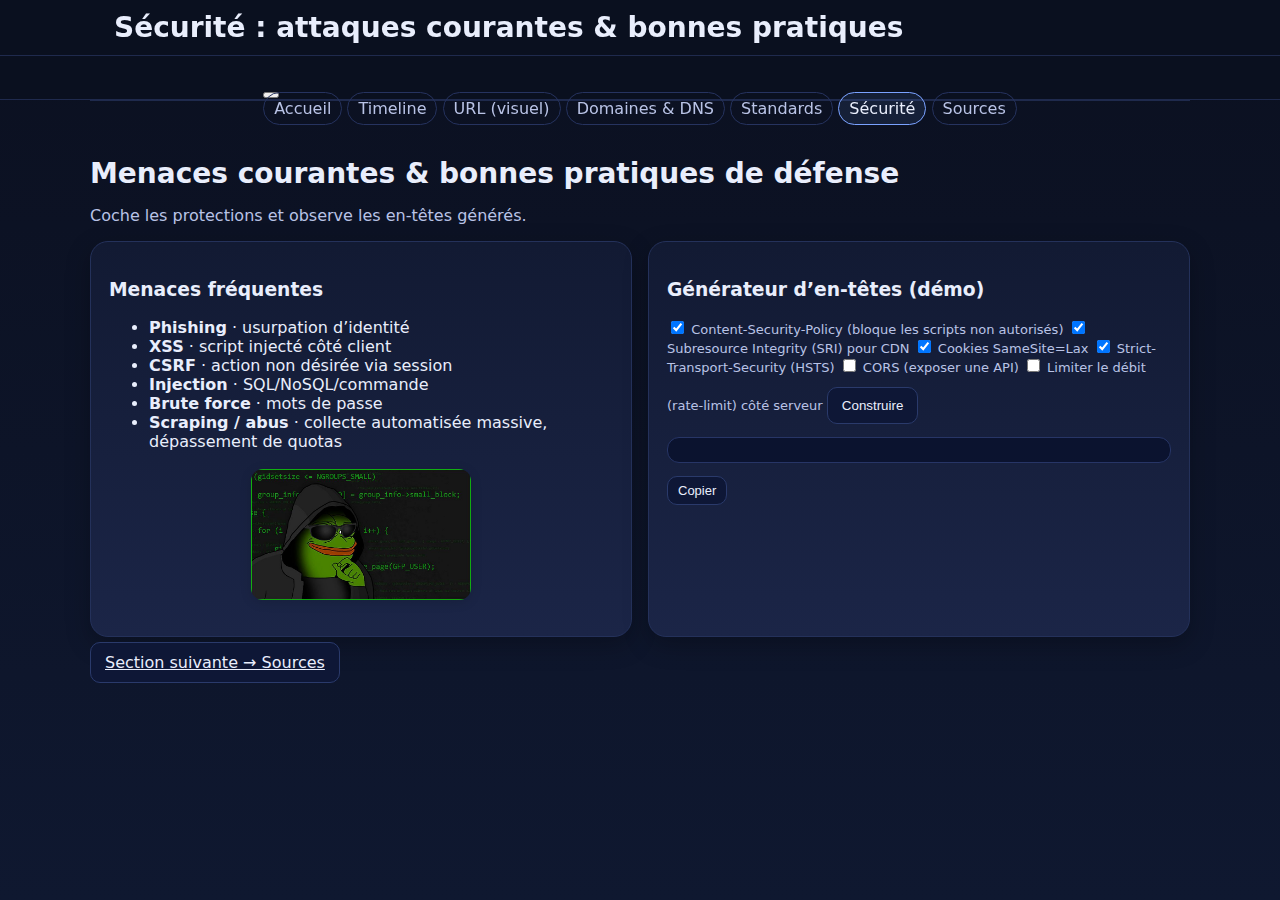
<file: security.html>
<!DOCTYPE html>
<html lang="fr">

<head>
  <meta charset="utf-8" />
  <meta name="viewport" content="width=device-width, initial-scale=1" />
  <title>Sécurité : menaces & bonnes pratiques</title>
  <link rel="stylesheet" href="styles.css" />
</head>

<body>
  <a class="skip" href="#main">Aller au contenu</a>

  <header class="header">
    <div class="topbar">
      <div class="wrap title">
        <h1>Sécurité : attaques courantes & bonnes pratiques</h1>
      </div>
    </div>

    <!-- NAV HAMBURGER (même structure que les autres pages) -->
    <nav class="subnav" aria-label="Navigation">
      <div class="wrap navwrap">
        <button class="nav-toggle" id="navToggle" aria-expanded="false" aria-controls="navMenu"
          aria-label="Ouvrir le menu">
          <span class="line"></span><span class="line"></span><span class="line"></span>
        </button>

        <div class="navmenu-panel" id="navMenu">
          <div class="navmenu" role="menu">
            <a href="index.html" role="menuitem">Accueil</a>
            <a href="timeline.html" role="menuitem">Timeline</a>
            <a href="url.html" role="menuitem">URL (visuel)</a>
            <a href="domains.html" role="menuitem">Domaines &amp; DNS</a>
            <a href="standards.html" role="menuitem">Standards</a>
            <a href="security.html" role="menuitem" class="active">Sécurité</a>
            <a href="sources.html" role="menuitem">Sources</a>
          </div>
        </div>
      </div>
    </nav>
  </header>

  <main id="main" class="wrap section">
    <h2 class="section-title">Menaces courantes & bonnes pratiques de défense</h2>
    <p class="lead">Coche les protections et observe les en-têtes générés.</p>


    <div class="grid g-2">
      <div class="card">
        <h3 class="mt-0">Menaces fréquentes</h3>
        <ul>
          <li><strong>Phishing</strong> · usurpation d’identité</li>
          <li><strong>XSS</strong> · script injecté côté client</li>
          <li><strong>CSRF</strong> · action non désirée via session</li>
          <li><strong>Injection</strong> · SQL/NoSQL/commande</li>
          <li><strong>Brute force</strong> · mots de passe</li>
          <li><strong>Scraping / abus</strong> · collecte automatisée massive, dépassement de quotas</li>
        </ul>
        <img src="hacking.png" alt="Hacker cartoon"
          style="max-width:220px; display:block; margin:18px auto; border-radius:12px; box-shadow:0 2px 12px #0002;"
          loading="lazy" decoding="async" />
      </div>

      <div class="card">
        <h3 class="mt-0">Générateur d’en-têtes (démo)</h3>
        <form id="headersForm" class="flow small">
          <label><input type="checkbox" name="csp" checked> Content-Security-Policy (bloque les scripts non
            autorisés)</label>
          <label><input type="checkbox" name="sri" checked> Subresource Integrity (SRI) pour CDN</label>
          <label><input type="checkbox" name="samesite" checked> Cookies SameSite=Lax</label>
          <label><input type="checkbox" name="hsts" checked> Strict-Transport-Security (HSTS)</label>
          <label><input type="checkbox" name="cors"> CORS (exposer une API)</label>
          <label><input type="checkbox" name="ratelimit"> Limiter le débit (rate-limit) côté serveur</label>
          <button class="btn" type="button" id="buildHeaders">Construire</button>
        </form>
        <pre id="headersOut" class="code" aria-live="polite"></pre>
        <button class="btn small" data-copy="#headersOut">Copier</button>
      </div>
    </div>

    <p class="next-wrap">
      <a class="btn next" href="sources.html">Section suivante → Sources</a>
    </p>
  </main>

  <div id="toast" class="toast" role="status" aria-live="polite" hidden>Copié !</div>
  <script src="js/common.js"></script>
  <script src="js/security.js"></script>
</body>

</html>
</file>
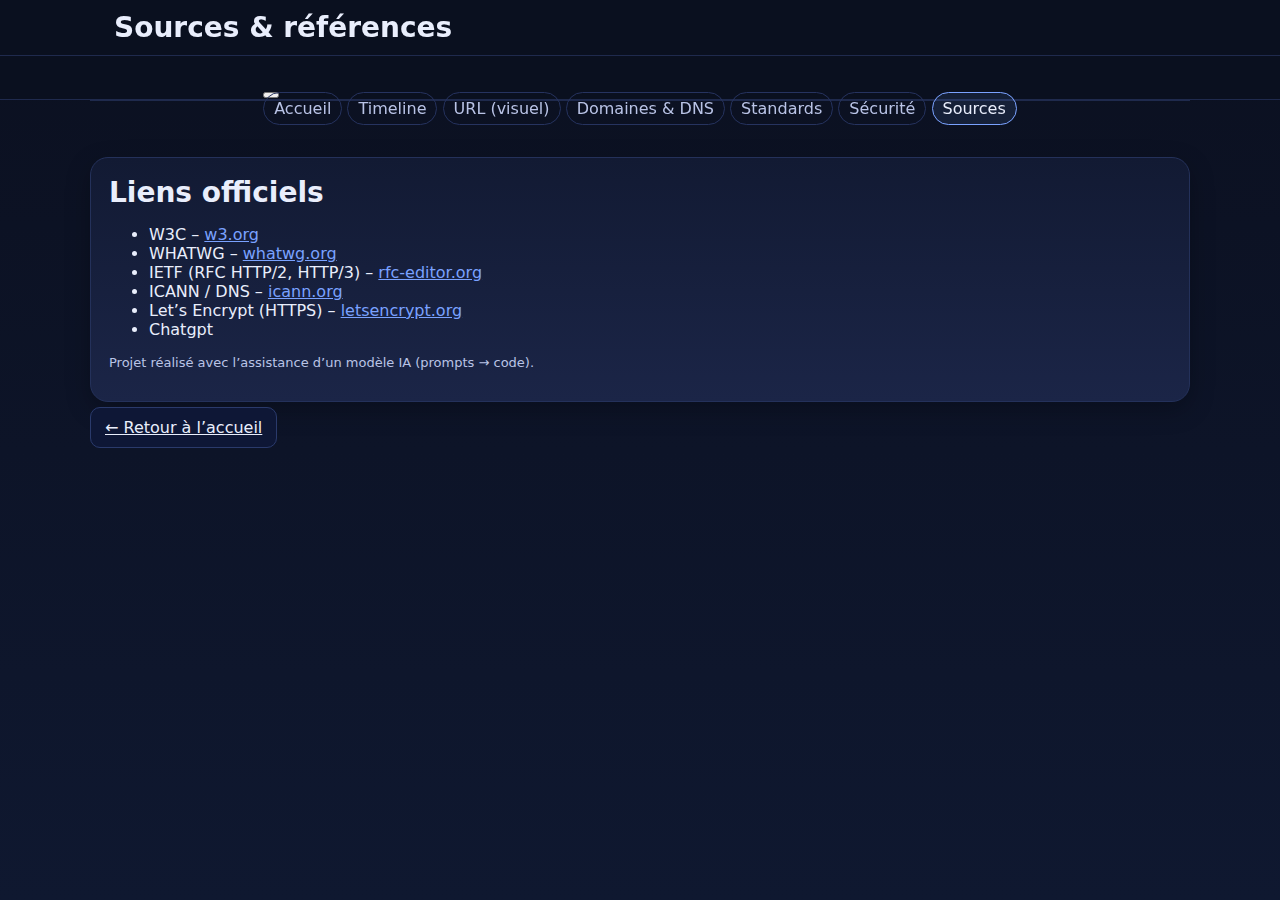
<file: sources.html>
<!DOCTYPE html>
<html lang="fr">

<head>
  <meta charset="utf-8" />
  <meta name="viewport" content="width=device-width, initial-scale=1" />
  <title>Sources & références</title>
  <link rel="stylesheet" href="styles.css" />
</head>

<body>
  <a class="skip" href="#main">Aller au contenu</a>

  <header class="header">
    <div class="topbar">
      <div class="wrap title">
        <h1>Sources &amp; références</h1>
      </div>
    </div>

    <!-- NAV Hamburger -->
    <nav class="subnav" aria-label="Navigation">
      <div class="wrap navwrap">
        <button class="nav-toggle" id="navToggle" aria-expanded="false" aria-controls="navMenu"
          aria-label="Ouvrir le menu">
          <span class="line"></span><span class="line"></span><span class="line"></span>
        </button>
        <div class="navmenu-panel" id="navMenu">
          <div class="navmenu" role="menu">
            <a href="index.html" role="menuitem">Accueil</a>
            <a href="timeline.html" role="menuitem">Timeline</a>
            <a href="url.html" role="menuitem">URL (visuel)</a>
            <a href="domains.html" role="menuitem">Domaines &amp; DNS</a>
            <a href="standards.html" role="menuitem">Standards</a>
            <a href="security.html" role="menuitem">Sécurité</a>
            <a href="sources.html" role="menuitem" class="active">Sources</a>
          </div>
        </div>
      </div>
    </nav>
  </header>

  <main id="main" class="wrap section">
    <article class="card flow">
      <h2 class="mt-0">Liens officiels</h2>
      <ul>
        <li>W3C – <a href="https://www.w3.org/" target="_blank" rel="noopener">w3.org</a></li>
        <li>WHATWG – <a href="https://whatwg.org/" target="_blank" rel="noopener">whatwg.org</a></li>
        <li>IETF (RFC HTTP/2, HTTP/3) – <a href="https://www.rfc-editor.org/" target="_blank"
            rel="noopener">rfc-editor.org</a></li>
        <li>ICANN / DNS – <a href="https://www.icann.org/" target="_blank" rel="noopener">icann.org</a></li>
        <li>Let’s Encrypt (HTTPS) – <a href="https://letsencrypt.org/" target="_blank"
            rel="noopener">letsencrypt.org</a></li>
        <li>Chatgpt</li>
      </ul>
      <p class="small muted">Projet réalisé avec l’assistance d’un modèle IA (prompts → code).</p>
    </article>

    <p class="next-wrap"><a class="btn next" href="index.html">← Retour à l’accueil</a></p>
  </main>

  <div id="toast" class="toast" role="status" aria-live="polite" hidden>Copié !</div>
  <script src="js/common.js"></script>
</body>

</html>
</file>
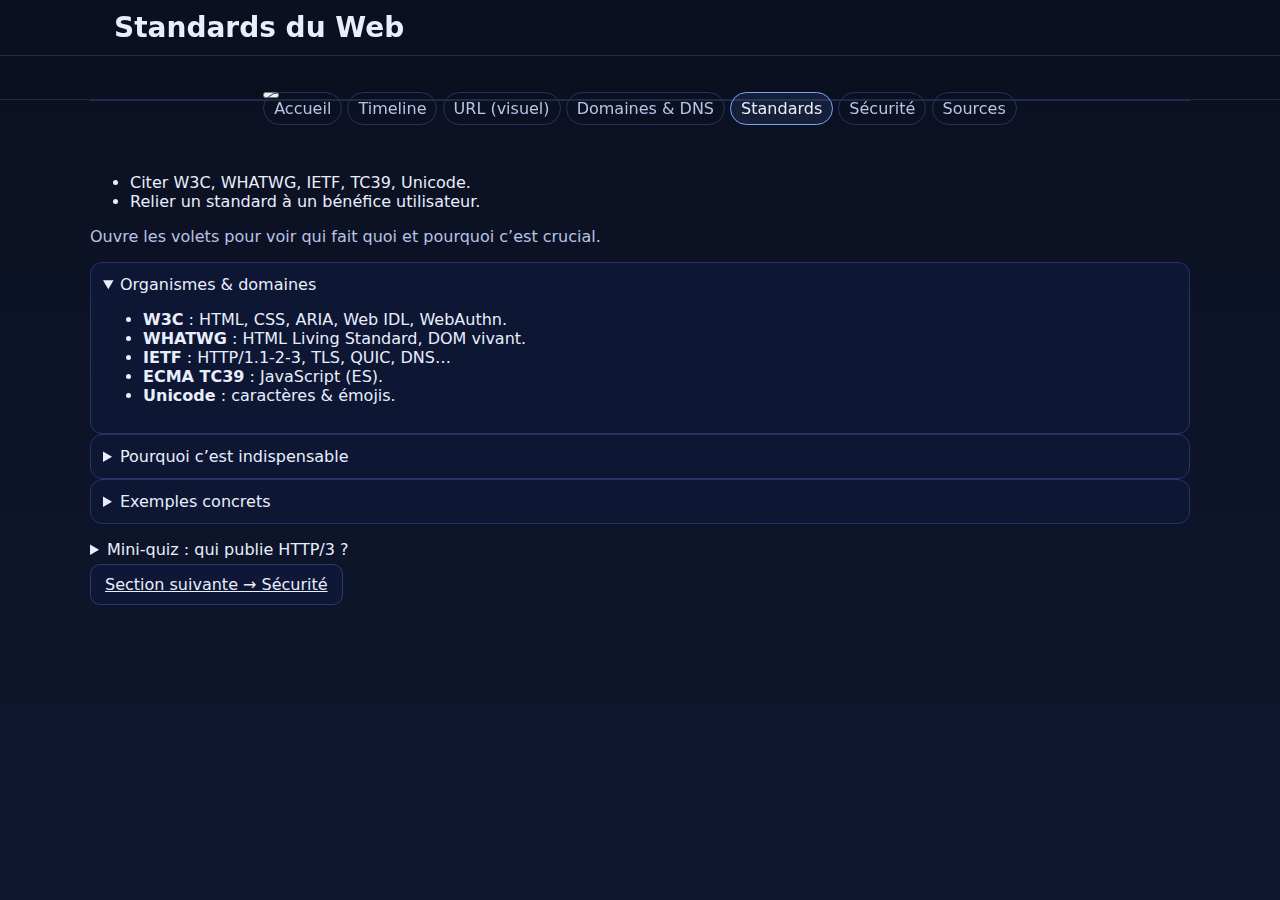
<file: standards.html>
<!DOCTYPE html>
<html lang="fr">
<head>
  <meta charset="utf-8" />
  <meta name="viewport" content="width=device-width, initial-scale=1" />
  <title>Standards du Web</title>
  <link rel="stylesheet" href="styles.css" />
</head>
<body>
  <a class="skip" href="#main">Aller au contenu</a>

  <header class="header">
    <div class="topbar">
      <div class="wrap title"><h1>Standards du Web</h1></div>
    </div>

    <!-- NAV Hamburger -->
    <nav class="subnav" aria-label="Navigation">
  <div class="wrap navwrap">
    <button class="nav-toggle" id="navToggle" aria-expanded="false"
            aria-controls="navMenu" aria-label="Ouvrir le menu">
      <span class="line"></span><span class="line"></span><span class="line"></span>
    </button>

    <div class="navmenu" id="navMenu" role="menu">
      <a href="index.html" role="menuitem">Accueil</a>
      <a href="timeline.html" role="menuitem">Timeline</a>
      <a href="url.html" role="menuitem">URL (visuel)</a>
      <a href="domains.html" role="menuitem">Domaines &amp; DNS</a>
      <a href="standards.html" role="menuitem" class="active">Standards</a>
      <a href="security.html" role="menuitem">Sécurité</a>
      <a href="sources.html" role="menuitem">Sources</a>
    </div>
  </div>
</nav>

  </header>

  <main id="main" class="wrap section">
    <ul class="objectives">
      <li>Citer W3C, WHATWG, IETF, TC39, Unicode.</li>
      <li>Relier un standard à un bénéfice utilisateur.</li>
    </ul>
    <p class="lead">Ouvre les volets pour voir qui fait quoi et pourquoi c’est crucial.</p>

    <div class="accordions" role="tablist">
      <details class="acc" open>
        <summary id="acc1" role="tab" aria-controls="p1">Organismes &amp; domaines</summary>
        <div id="p1" role="region" aria-labelledby="acc1">
          <ul>
            <li><strong><span class="g" data-def="Consortium qui publie HTML, CSS, ARIA, WebAuthn…">W3C</span></strong> : HTML, CSS, ARIA, Web IDL, WebAuthn.</li>
            <li><strong><span class="g" data-def="Groupe qui maintient l'HTML Living Standard et le DOM vivant.">WHATWG</span></strong> : HTML Living Standard, DOM vivant.</li>
            <li><strong><span class="g" data-def="Organisme de standardisation des protocoles Internet (RFC).">IETF</span></strong> : HTTP/1.1-2-3, TLS, QUIC, DNS…</li>
            <li><strong><span class="g" data-def="Comité qui fait évoluer JavaScript (ECMAScript).">ECMA TC39</span></strong> : JavaScript (ES).</li>
            <li><strong><span class="g" data-def="Standard universel des caractères (textes, émojis).">Unicode</span></strong> : caractères &amp; émojis.</li>
          </ul>
        </div>
      </details>

      <details class="acc">
        <summary id="acc2" role="tab" aria-controls="p2">Pourquoi c’est indispensable</summary>
        <div id="p2" role="region" aria-labelledby="acc2">
          <ul>
            <li>Interopérabilité entre navigateurs.</li>
            <li>Compatibilité dans le temps (ne rien casser).</li>
            <li>Accessibilité (ARIA/WCAG).</li>
            <li>Performance &amp; sécurité (HTTP/3, CSP, CORS…).</li>
            <li>Processus : idée → normalisation → implémentations → tests.</li>
          </ul>
        </div>
      </details>

      <details class="acc">
        <summary id="acc3" role="tab" aria-controls="p3">Exemples concrets</summary>
        <div id="p3" role="region" aria-labelledby="acc3">
          <ul>
            <li><strong>Flexbox/Grid</strong> : mêmes mises en page partout.</li>
            <li><strong>Fetch</strong> : API réseau unifiée.</li>
            <li><strong>HTTP/3</strong> : meilleure latence.</li>
            <li><strong>ES Modules</strong> : import/export standard.</li>
          </ul>
        </div>
      </details>
    </div>

    <details class="quiz" data-quiz="standards" style="margin-top:16px">
      <summary>Mini-quiz : qui publie HTTP/3 ?</summary>
      <form>
        <label><input type="radio" name="q2" value="W3C"> W3C</label>
        <label><input type="radio" name="q2" value="IETF"> IETF</label>
        <label><input type="radio" name="q2" value="WHATWG"> WHATWG</label>
        <button class="btn">Vérifier</button>
      </form>
      <p class="feedback" aria-live="polite"></p>
    </details>

    <p class="next-wrap"><a class="btn next" href="security.html">Section suivante → Sécurité</a></p>
  </main>

  <div id="toast" class="toast" role="status" aria-live="polite" hidden>Copié !</div>
  <script src="js/common.js"></script>
  <script src="js/standards.js"></script>
</body>
</html>
</file>
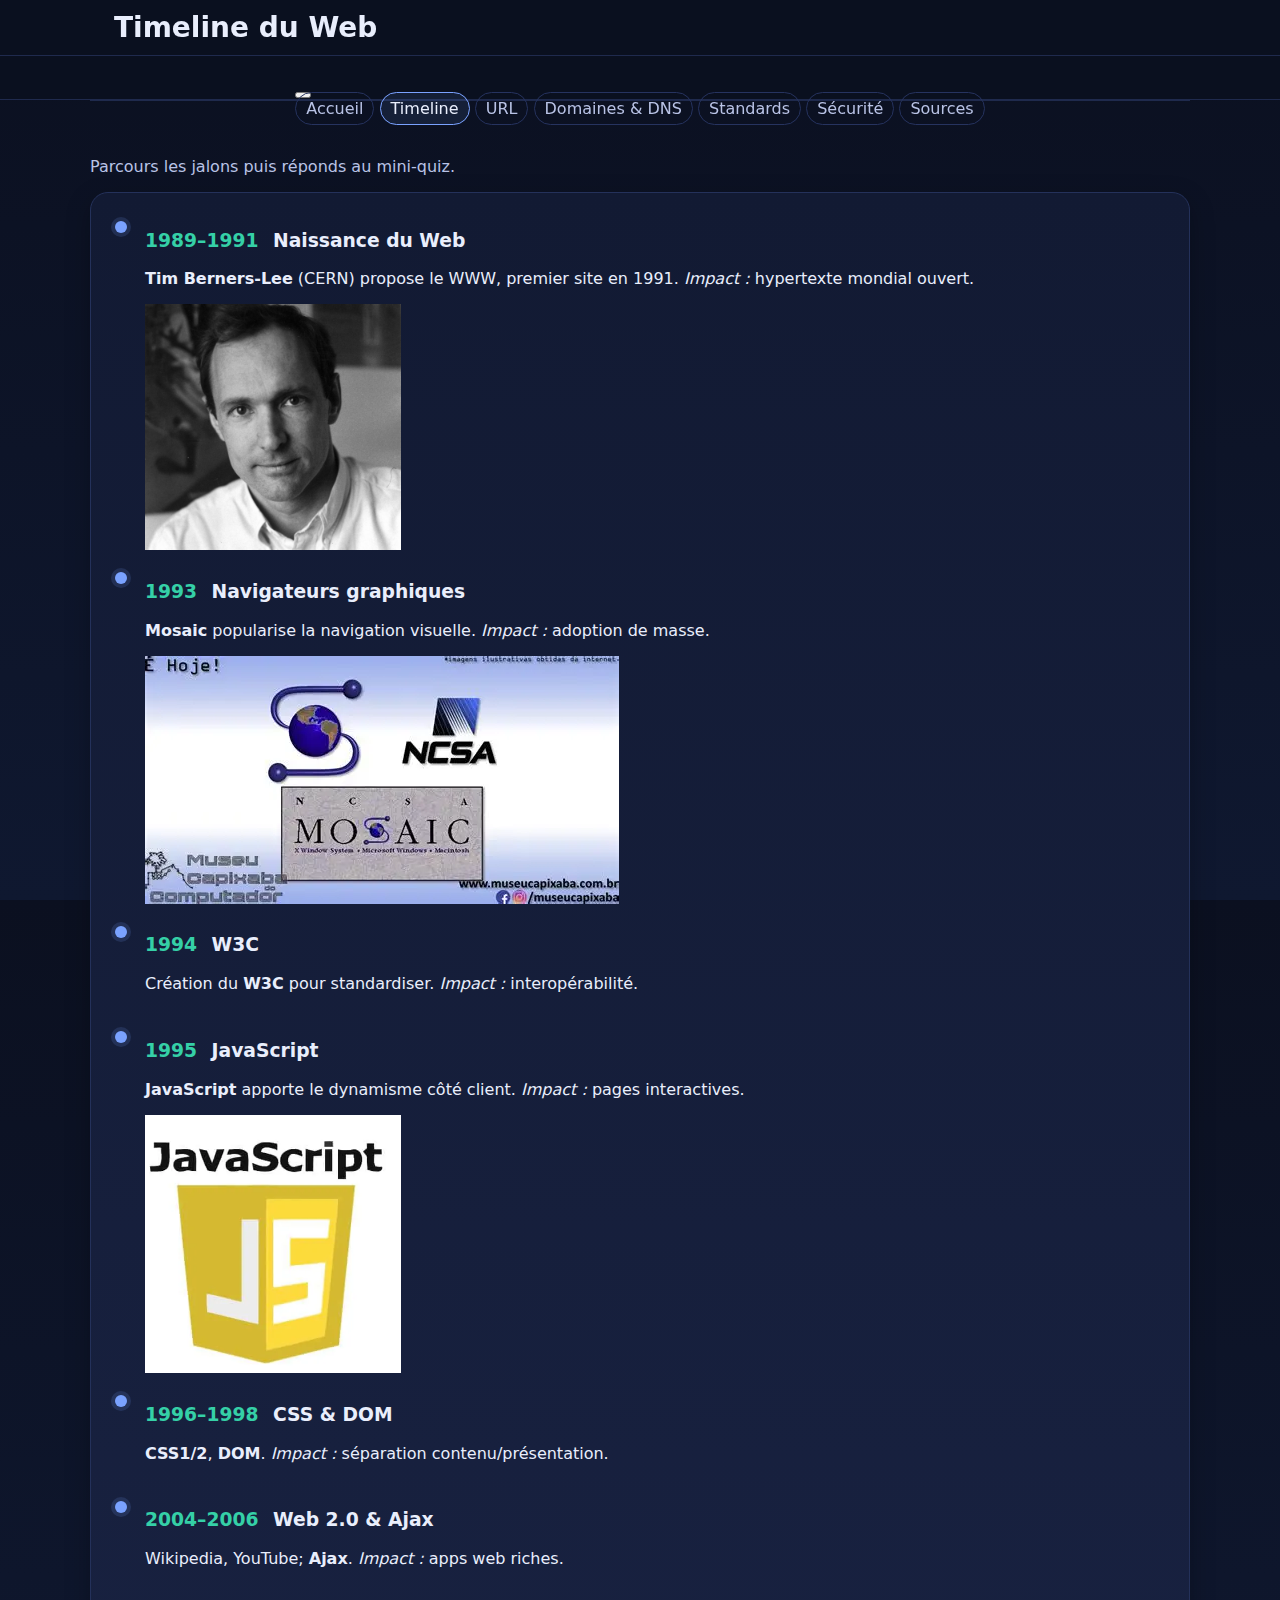
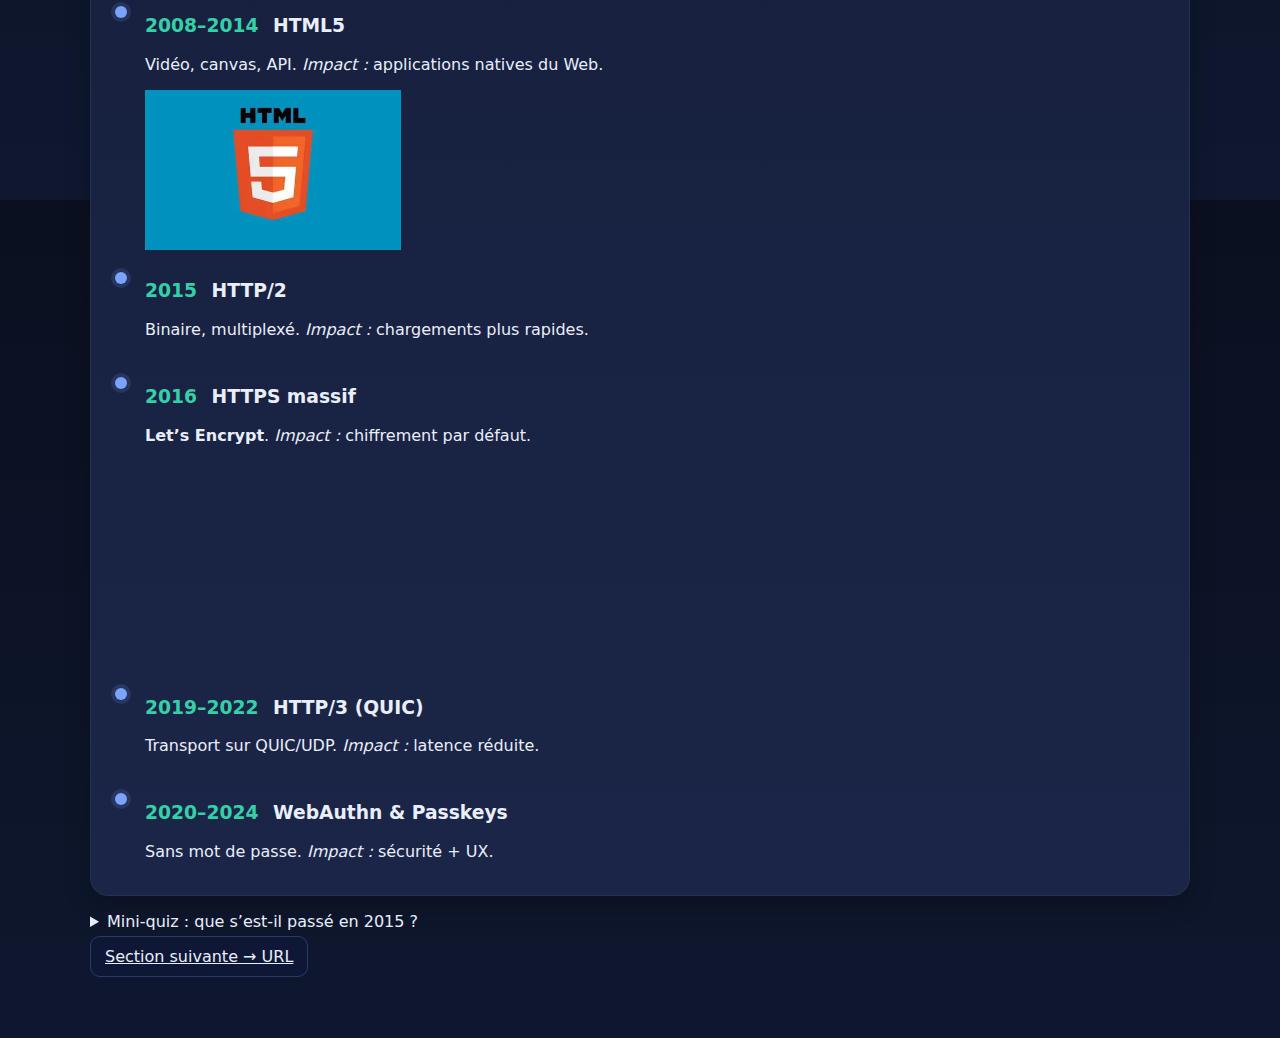
<file: timeline.html>
<!DOCTYPE html>
<html lang="fr">
<head>
  <meta charset="utf-8" />
  <meta name="viewport" content="width=device-width, initial-scale=1" />
  <title>Timeline du Web</title>
  <link rel="stylesheet" href="styles.css" />
</head>
<body>
  <a class="skip" href="#main">Aller au contenu</a>

  <header class="header">
    <div class="topbar">
      <div class="wrap title">
        <h1>Timeline du Web</h1>
      </div>
    </div>

    <nav class="subnav" aria-label="Navigation">
  <div class="wrap navwrap">
    <!-- Bouton hamburger -->
    <button class="nav-toggle" id="navToggle" aria-expanded="false" aria-controls="navMenu" aria-label="Ouvrir le menu">
      <span class="line"></span><span class="line"></span><span class="line"></span>
    </button>

    <!-- Menu de liens -->
    <div class="navmenu" id="navMenu" role="menu">
      <a href="index.html" role="menuitem">Accueil</a>
      <a href="timeline.html" role="menuitem">Timeline</a>
      <a href="url.html" role="menuitem">URL</a>
      <a href="domains.html" role="menuitem">Domaines &amp; DNS</a>
      <a href="standards.html" role="menuitem">Standards</a>
      <a href="security.html" role="menuitem">Sécurité</a>
      <a href="sources.html" role="menuitem">Sources</a>
    </div>
  </div>
</nav>

  </header>

  <main id="main" class="wrap section">
    
    <p class="lead">Parcours les jalons puis réponds au mini-quiz.</p>

    <div class="card flow">
      <!-- (chip supprimé) -->

      <div class="timeline-cards" id="timelineCards" data-active="0" tabindex="0" aria-label="Jalons de la timeline">
        <article class="tcard" data-year="1989–1991" data-title="Naissance du Web" data-impact="hypertexte mondial ouvert.">
          <h3><span class="year">1989–1991</span> Naissance du Web</h3>
          <p><strong>Tim Berners-Lee</strong> (CERN) propose le WWW, premier site en 1991. <em>Impact :</em> hypertexte mondial ouvert.</p>
          <img src="CreateurWWW.png" alt="Créateur du WWW" style="max-width:25%; display:block; margin-top:8px;" loading="lazy" decoding="async" />
        </article>

        <article class="tcard" data-year="1993" data-title="Navigateurs graphiques" data-impact="adoption de masse.">
          <h3><span class="year">1993</span> Navigateurs graphiques</h3>
          <p><strong>Mosaic</strong> popularise la navigation visuelle. <em>Impact :</em> adoption de masse.</p>
          <img src="Mosaic.png" alt="Navigateurs graphiques Mosaic NCSA" style="max-width:100%; display:block; margin-top:8px;" loading="lazy" decoding="async" />
        </article>

        <article class="tcard" data-year="1994" data-title="W3C" data-impact="interopérabilité.">
          <h3><span class="year">1994</span> W3C</h3>
          <p>Création du <strong>W3C</strong> pour standardiser. <em>Impact :</em> interopérabilité.</p>
        </article>

        <article class="tcard" data-year="1995" data-title="JavaScript" data-impact="pages interactives.">
          <h3><span class="year">1995</span> JavaScript</h3>
          <p><strong>JavaScript</strong> apporte le dynamisme côté client. <em>Impact :</em> pages interactives.</p>
          <img src="Js.png" alt="Logo JavaScript" style="max-width:25%; display:block; margin-top:8px;" loading="lazy" decoding="async" />
        </article>

        <article class="tcard" data-year="1996–1998" data-title="CSS & DOM" data-impact="séparation contenu/présentation.">
          <h3><span class="year">1996–1998</span> CSS & DOM</h3>
          <p><strong>CSS1/2</strong>, <strong>DOM</strong>. <em>Impact :</em> séparation contenu/présentation.</p>
        </article>

        <article class="tcard" data-year="2004–2006" data-title="Web 2.0 & Ajax" data-impact="apps web riches.">
          <h3><span class="year">2004–2006</span> Web 2.0 & Ajax</h3>
          <p>Wikipedia, YouTube; <strong>Ajax</strong>. <em>Impact :</em> apps web riches.</p>
        </article>

        <article class="tcard" data-year="2008–2014" data-title="HTML5" data-impact="applications natives du Web.">
          <h3><span class="year">2008–2014</span> HTML5</h3>
          <p>Vidéo, canvas, API. <em>Impact :</em> applications natives du Web.</p>
          <img src="html5.png" alt="Logo HTML5" style="max-width:25%; display:block; margin-top:8px;" loading="lazy" decoding="async" />
        </article>

        <article class="tcard" data-year="2015" data-title="HTTP/2" data-impact="chargements plus rapides.">
          <h3><span class="year">2015</span> HTTP/2</h3>
          <p>Binaire, multiplexé. <em>Impact :</em> chargements plus rapides.</p>
        </article>

        <article class="tcard" data-year="2016" data-title="HTTPS massif" data-impact="chiffrement par défaut.">
          <h3><span class="year">2016</span> HTTPS massif</h3>
          <p><strong>Let’s Encrypt</strong>. <em>Impact :</em> chiffrement par défaut.</p>
          <img src="https.png" alt="Sécurisation HTTPS" style="max-width:40%; display:block; margin-top:8px;" loading="lazy" decoding="async" />
        </article>

        <article class="tcard" data-year="2019–2022" data-title="HTTP/3 (QUIC)" data-impact="latence réduite.">
          <h3><span class="year">2019–2022</span> HTTP/3 (QUIC)</h3>
          <p>Transport sur QUIC/UDP. <em>Impact :</em> latence réduite.</p>
        </article>

        <article class="tcard" data-year="2020–2024" data-title="WebAuthn & Passkeys" data-impact="sécurité + UX.">
          <h3><span class="year">2020–2024</span> WebAuthn & Passkeys</h3>
          <p>Sans mot de passe. <em>Impact :</em> sécurité + UX.</p>
        </article>
      </div>
    </div>

    <details class="quiz" data-quiz="timeline" style="margin-top:16px">
      <summary>Mini-quiz : que s’est-il passé en 2015 ?</summary>
      <form>
        <label><input type="radio" name="q1" value="HTTP/2"> La normalisation de HTTP/2</label>
        <label><input type="radio" name="q1" value="HTML5"> L’arrivée d’HTML5</label>
        <label><input type="radio" name="q1" value="Mosaic"> Le premier navigateur Mosaic</label>
        <button class="btn">Vérifier</button>
      </form>
      <p class="feedback" aria-live="polite"></p>
    </details>

    <p class="next-wrap"><a class="btn next" href="url.html">Section suivante → URL</a></p>
  </main>

  <div id="toast" class="toast" role="status" aria-live="polite" hidden>Copié !</div>
  <script src="js/common.js"></script>
  <script src="js/timeline.js"></script>
</body>
</html>
</file>
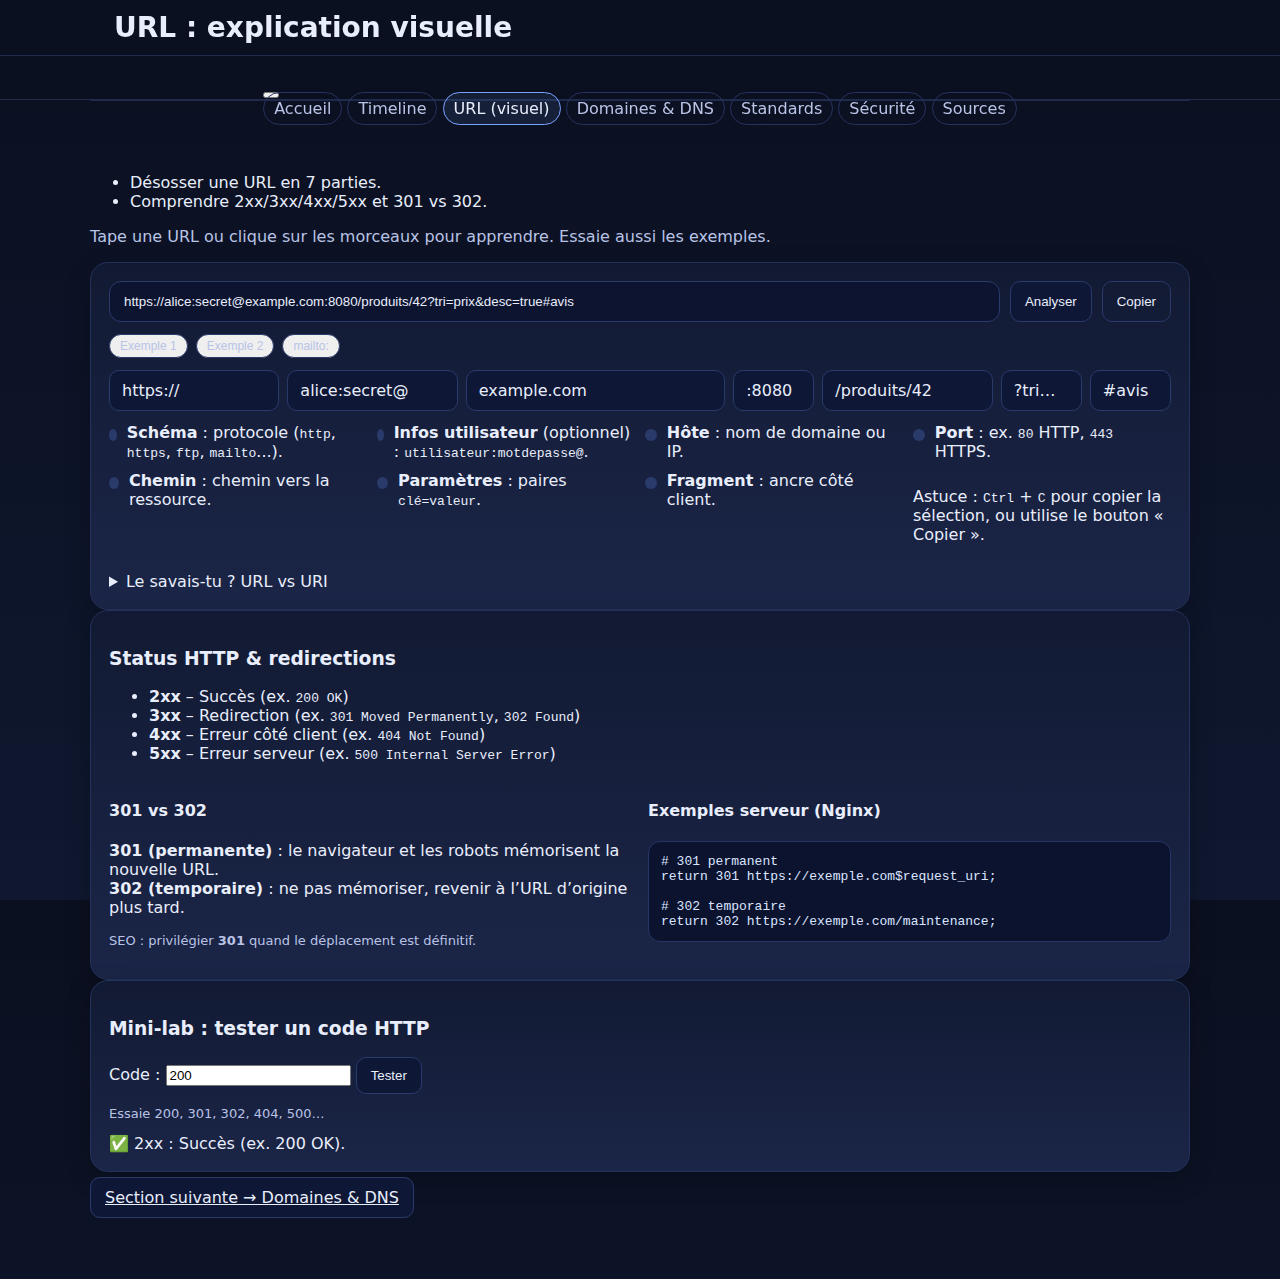
<file: url.html>
<!DOCTYPE html>
<html lang="fr">

<head>
  <meta charset="utf-8" />
  <meta name="viewport" content="width=device-width, initial-scale=1" />
  <title>URL : explication visuelle</title>
  <link rel="stylesheet" href="styles.css" />
</head>

<body>
  <a class="skip" href="#main">Aller au contenu</a>

  <header class="header">
    <div class="topbar">
      <div class="wrap title">
        <h1>URL : explication visuelle</h1>
      </div>
    </div>

    <!-- NAV Hamburger -->
    <nav class="subnav" aria-label="Navigation">
      <div class="wrap navwrap">
        <!-- Bouton hamburger -->
        <button class="nav-toggle" id="navToggle" aria-expanded="false" aria-controls="navMenu"
          aria-label="Ouvrir le menu">
          <span class="line"></span><span class="line"></span><span class="line"></span>
        </button>

        <!-- Menu -->
        <div class="navmenu-panel" id="navMenu">
          <div class="navmenu" role="menu">
            <a href="index.html" role="menuitem">Accueil</a>
            <a href="timeline.html" role="menuitem">Timeline</a>
            <a href="url.html" role="menuitem" class="active">URL (visuel)</a>
            <a href="domains.html" role="menuitem">Domaines &amp; DNS</a>
            <a href="standards.html" role="menuitem">Standards</a>
            <a href="security.html" role="menuitem">Sécurité</a>
            <a href="sources.html" role="menuitem">Sources</a>
          </div>
        </div>
      </div>
    </nav>
  </header>

  <main id="main" class="wrap section">
    <ul class="objectives">
      <li>Désosser une URL en 7 parties.</li>
      <li>Comprendre 2xx/3xx/4xx/5xx et 301 vs 302.</li>
    </ul>
    <p class="lead">Tape une URL ou clique sur les morceaux pour apprendre. Essaie aussi les exemples.</p>

    <div class="card url-lab">
      <div class="url-inputs">
        <input id="urlInput" value="https://alice:secret@example.com:8080/produits/42?tri=prix&desc=true#avis"
          aria-label="Saisir une URL" />
        <button class="btn" id="parseBtn">Analyser</button>
        <button class="btn ghost" id="copyUrl" data-copy="#urlInput">Copier</button>
      </div>
      <div class="chips">
        <button class="chip ex" data-example="https://www.example.org">Exemple 1</button>
        <button class="chip ex" data-example="http://blog.exemple.be:80/?page=1#top">Exemple 2</button>
        <button class="chip ex" data-example="mailto:contact@exemple.com">mailto:</button>
      </div>

      <div id="urlMap" class="url-map" role="list" aria-label="Composants de l’URL">
        <div class="tag" style="grid-column:1/span 2" data-key="scheme">https://</div>
        <div class="tag" style="grid-column:3/span 2" data-key="userinfo">alice:secret@</div>
        <div class="tag" style="grid-column:5/span 3" data-key="host">example.com</div>
        <div class="tag" style="grid-column:8/span 1" data-key="port">:8080</div>
        <div class="tag" style="grid-column:9/span 2" data-key="path">/produits/42</div>
        <div class="tag" style="grid-column:11/span 1" data-key="query">?tri=prix&desc=true</div>
        <div class="tag" style="grid-column:12/span 1" data-key="fragment">#avis</div>
      </div>

      <div class="legend" id="legend">
        <div class="item" data-key="scheme">
          <div class="dot"></div>
          <div><strong>Schéma</strong> : protocole (<code>http</code>, <code>https</code>, <code>ftp</code>,
            <code>mailto</code>...).</div>
        </div>
        <div class="item" data-key="userinfo">
          <div class="dot"></div>
          <div><strong>Infos utilisateur</strong> (optionnel) : <code>utilisateur:motdepasse@</code>.</div>
        </div>
        <div class="item" data-key="host">
          <div class="dot"></div>
          <div><strong>Hôte</strong> : nom de domaine ou IP.</div>
        </div>
        <div class="item" data-key="port">
          <div class="dot"></div>
          <div><strong>Port</strong> : ex. <code>80</code> HTTP, <code>443</code> HTTPS.</div>
        </div>
        <div class="item" data-key="path">
          <div class="dot"></div>
          <div><strong>Chemin</strong> : chemin vers la ressource.</div>
        </div>
        <div class="item" data-key="query">
          <div class="dot"></div>
          <div><strong>Paramètres</strong> : paires <code>clé=valeur</code>.</div>
        </div>
        <div class="item" data-key="fragment">
          <div class="dot"></div>
          <div><strong>Fragment</strong> : ancre côté client.</div>
        </div>
        <p class="muted">Astuce : <kbd>Ctrl</kbd> + <kbd>C</kbd> pour copier la sélection, ou utilise le bouton « Copier
          ».</p>
      </div>

      <details class="didyouknow">
        <summary>Le savais-tu ? URL vs URI</summary>
        <p>Une <strong>URI</strong> identifie une ressource. Une <strong>URL</strong> est un type d’URI qui donne aussi
          le moyen d’y accéder (schéma, hôte…).</p>
      </details>
    </div>

    <article class="card flow">
      <h3 class="mt-0">Status HTTP & redirections</h3>
      <ul>
        <li><strong>2xx</strong> – Succès (ex. <code>200 OK</code>)</li>
        <li><strong>3xx</strong> – Redirection (ex. <code>301 Moved Permanently</code>, <code>302 Found</code>)</li>
        <li><strong>4xx</strong> – Erreur côté client (ex. <code>404 Not Found</code>)</li>
        <li><strong>5xx</strong> – Erreur serveur (ex. <code>500 Internal Server Error</code>)</li>
      </ul>
      <div class="grid g-2">
        <div>
          <h4 class="mt-0">301 vs 302</h4>
          <p><strong>301 (permanente)</strong> : le navigateur et les robots mémorisent la nouvelle URL.<br>
            <strong>302 (temporaire)</strong> : ne pas mémoriser, revenir à l’URL d’origine plus tard.
          </p>
          <p class="small muted">SEO : privilégier <strong>301</strong> quand le déplacement est définitif.</p>
        </div>
        <div>
          <h4 class="mt-0">Exemples serveur (Nginx)</h4>
          <pre class="code"><code># 301 permanent
return 301 https://exemple.com$request_uri;

# 302 temporaire
return 302 https://exemple.com/maintenance;</code></pre>
        </div>
      </div>
    </article>

    <div class="card flow" id="statusLab">
      <h3 class="mt-0">Mini-lab : tester un code HTTP</h3>
      <div class="status-row">
        <label for="statusCode">Code :</label>
        <input id="statusCode" inputmode="numeric" value="200" aria-describedby="statusHelp" />
        <button class="btn" id="runStatus" type="button">Tester</button>
      </div>
      <p id="statusHelp" class="small muted">Essaie 200, 301, 302, 404, 500…</p>
      <div id="statusResult" class="status-box" role="status" aria-live="polite"></div>
    </div>

    <p class="next-wrap"><a class="btn next" href="domains.html">Section suivante → Domaines & DNS</a></p>
  </main>

  <div id="toast" class="toast" role="status" aria-live="polite" hidden>Copié !</div>
  <script src="js/common.js"></script>
  <script src="js/url.js"></script>
</body>

</html>
</file>
<file: styles.css>
:root{
  --bg:#0b1020;--panel:#121a33;--soft:#1b2547;--text:#e9eefc;--muted:#b9c3e6;--accent:#7aa2ff;--accent-2:#35d0a7;--ok:#7bd88f;--warn:#ffb454;--danger:#ff6b6b;
  --topbar-h:56px; --subnav-h:44px; --header-total: calc(var(--topbar-h) + var(--subnav-h));
}
*{box-sizing:border-box}
html,body{margin:0;height:100%;font-family:Inter,system-ui,-apple-system,Segoe UI,Roboto,Ubuntu,Cantarell,Noto Sans,sans-serif;background:linear-gradient(180deg,#0b1020 0%,#0f1830 100%);color:var(--text)}
img{max-width:100%;height:auto}
a{color:var(--accent)}
.skip{position:absolute;left:-9999px;top:auto}
.skip:focus{left:12px;top:12px;background:#000;color:#fff;padding:8px 12px;border-radius:8px}

/* ===== HEADER 2 étages (tous deux FIXES) ===== */
header{all:unset}
.header{position:relative;display:block}
.topbar{
  position:fixed;top:0;left:0;right:0;height:var(--topbar-h);z-index:1000;
  background:rgba(11,16,32,.92);backdrop-filter:blur(10px);border-bottom:1px solid #1f2a4d
}
.topbar .title{display:flex;gap:12px;align-items:center;height:100%}
.topbar .title h1{margin:0;font-size:clamp(20px,2.5vw,28px)}
.topbar .tagline{margin-left:auto;color:var(--muted);font-size:14px}

.subnav{
  position:fixed;top:var(--topbar-h);left:0;right:0;height:var(--subnav-h);z-index:999;
  background:rgba(11,16,32,.92);backdrop-filter:blur(10px);border-bottom:1px solid #1f2a4d
}
.subnav .navline{display:flex;gap:10px;align-items:center;height:100%}
.subnav a, .subnav .btn.ghost{
  padding:6px 10px;border:1px solid #26335f;border-radius:999px;color:var(--muted);
  text-decoration:none;background:transparent
}
.subnav a:hover, .subnav .btn.ghost:hover{border-color:var(--accent);color:var(--text);background:rgba(122,162,255,.06)}
.subnav a.active{color:var(--text);border-color:var(--accent);background:rgba(122,162,255,.10)}

/* Réserver l’espace total du header */
body{padding-top:var(--header-total)}

.wrap{max-width:1100px;margin:0 auto;padding:24px}
.title{gap:12px;align-items:center}
nav{display:flex;flex-wrap:wrap;gap:12px}

.section{padding:56px 0;border-top:1px solid #1f2a4d}
.section h2{margin:0 0 16px;font-size:clamp(20px,3vw,28px)}
.lead{color:var(--muted);margin-top:0}
.small{font-size:13px;color:var(--muted)}
.center{display:grid;place-items:center}

.grid{display:grid;gap:16px}
.g-2{grid-template-columns:repeat(auto-fit,minmax(260px,1fr))}

.card{background:linear-gradient(180deg,var(--panel),var(--soft));border:1px solid #24315a;border-radius:18px;padding:18px;box-shadow:0 8px 24px rgba(0,0,0,.25)}
.flow>*+*{margin-top:12px}
.btn{border:1px solid #2a3a6b;border-radius:10px;padding:10px 14px;background:#0e1736;color:var(--text);cursor:pointer}
.btn:hover{border-color:var(--accent)}
.btn.small{padding:6px 10px;font-size:13px}
.btn.ghost{background:transparent}
.chip{display:inline-flex;align-items:center;gap:8px;padding:4px 10px;border:1px solid #2a3a6b;border-radius:999px;color:var(--muted);font-size:12px}
.chips{display:flex;flex-wrap:wrap;gap:8px}
.code{background:#0b132f;border:1px solid #273566;color:#dbe5ff;border-radius:12px;padding:12px;overflow:auto}

/* Timeline cards */
.timeline-cards{display:grid;grid-template-columns:repeat(1, minmax(0,1fr));gap:12px}
.tcard{position:relative;padding-left:36px;animation:fade .3s ease}
.tcard::before{content:"";position:absolute;left:6px;top:10px;width:12px;height:12px;border-radius:50%;background:var(--accent);box-shadow:0 0 0 4px rgba(122,162,255,.15)}
.year{font-weight:700;color:var(--accent-2);margin-right:8px}
@keyframes fade{from{opacity:0;transform:translateY(6px)}to{opacity:1;transform:none}}

/* URL explainer */
.url-lab{display:grid;gap:12px}
.url-inputs{display:flex;gap:10px}
.url-inputs input{flex:1;padding:12px 14px;border-radius:12px;border:1px solid #2a3a6b;background:#0d1430;color:var(--text)}
.url-map{display:grid;grid-template-columns:repeat(12,1fr);gap:8px}
.tag{padding:10px 12px;border:1px solid #2a3a6b;border-radius:10px;background:#0e1736;white-space:nowrap;overflow:hidden;text-overflow:ellipsis;transition:transform .1s ease, outline-color .1s}
.tag[data-key]{cursor:pointer}
.tag.active{outline:2px solid var(--accent);box-shadow:0 0 0 6px rgba(122,162,255,.15);transform:scale(1.02)}
.legend{display:grid;grid-template-columns:repeat(auto-fit,minmax(220px,1fr));gap:10px}
.legend .item{display:flex;gap:10px;align-items:flex-start}
.dot{width:12px;height:12px;border-radius:50%;margin-top:6px;background:#2a3a6b}
.legend .item[data-key].active .dot{background:var(--accent)}
.didyouknow summary{cursor:pointer}

/* Flashcards */
.flashcards{display:grid;grid-template-columns:repeat(auto-fit,minmax(140px,1fr));gap:12px}
.flash{position:relative;display:grid;place-items:center;height:110px;border:1px solid #2a3a6b;border-radius:14px;background:#f9fafa;cursor:pointer;perspective:800px}
.flash::before{content:attr(data-front);}
.flash.flipped::before{content:attr(data-back)}

/* Accordions */
.acc{border:1px solid #273566;border-radius:12px;padding:12px;background:#0d1633}
.acc>summary{cursor:pointer}

/* Toast */
.toast{position:fixed;left:50%;bottom:24px;transform:translateX(-50%);background:#0e1736;border:1px solid #2a3a6b;padding:10px 14px;border-radius:10px;box-shadow:0 6px 20px rgba(0,0,0,.35)}

/* Ancres : arriver juste sous la sous-nav, sans espace */
section{scroll-margin-top:var(--header-total)}

/* ====== Responsive fixes – bloc "URL : explication visuelle" ====== */

/* Tablet : on casse le placement rigide et on laisse les tags se ranger tout seuls */
@media (max-width: 900px) {
  /* Les tags ne suivent plus les positions en colonnes fixées (inline styles). */
  .url-map .tag { grid-column: auto !important; }

  /* 6 colonnes flexibles au lieu des 12 rigides -> plus d'air pour chaque tag */
  .url-map { grid-template-columns: repeat(6, 1fr); }
}

/* Mobile */
@media (max-width: 600px) {
  /* L’input passe sur toute la ligne, les boutons vont à côté / dessous */
  .url-inputs { flex-wrap: wrap; gap: 8px; }
  .url-inputs input { flex: 1 1 100%; min-width: 100%; }
  .url-inputs .btn { flex: 1 1 48%; min-width: 140px; }

  /* Si trop de chips d’exemples, permettre un petit scroll horizontal discret */
  .chips { overflow-x: auto; padding-bottom: 6px; }

  /* Grille auto-adaptative pour les tags : largeur mini confortable */
  .url-map {
    grid-template-columns: repeat(auto-fit, minmax(110px, 1fr));
    gap: 8px;
  }
  .url-map .tag {
    grid-column: auto !important;  /* écrase les grid-column inline */
    font-size: 12px;
    padding: 8px 10px;
  }

  /* Légende en une colonne pour éviter l’écrasement du texte */
  .legend { grid-template-columns: 1fr; }

  /* Un peu plus compact en mobile */
  .chip { font-size: 11px; padding: 3px 8px; }
}
/* ===== Fix responsive image dans la section Domaines ===== */
@media (max-width: 820px) {
  /* Le duo texte+image passe en colonne (empilé) */
  #domains .card > div[style*="display:flex"] {
    flex-direction: column;
    align-items: center;           /* centre proprement l'image */
  }
  /* Colonne texte : prend toute la largeur */
  #domains .card > div[style*="display:flex"] > :first-child {
    flex: 1 1 auto;
    width: 100%;
  }
  /* Colonne image : supprime le min-width inline, élargit correctement */
  #domains .card > div[style*="display:flex"] > :last-child {
    min-width: 0 !important;       /* override le min-width:260px inline */
    width: 100%;
    max-width: 420px;              /* limite raisonnable sur mobile */
    margin-top: 12px;
    text-align: center;
  }
  /* Image : prend la largeur dispo sans déformer */
  #domains .card img {
    display: block;
    width: 100%;
    height: auto;
  }
}

/* ===== Responsive : section Domaines & DNS (table + code) ===== */

/* 1) Table "Terme / Définition" — éviter le débordement sur mobile */
@media (max-width: 700px) {
  #domains table {
    width: 100%;
    table-layout: fixed;           /* colonnes stables, pas d'étirement */
    border-collapse: collapse;
    display: block;                /* autorise un scroll horizontal si besoin */
    overflow-x: auto;
    -webkit-overflow-scrolling: touch;
  }
  #domains table th,
  #domains table td {
    padding: 8px 10px;
    font-size: 13px;
    white-space: normal;           /* retour à la ligne autorisé */
    word-break: break-word;        /* casse proprement les mots/URLs longues */
  }
}

/* 2) Bloc "Extrait de zone (copiable)" — wrap des longues lignes */
@media (max-width: 700px) {
  #domains .code {
    white-space: pre-wrap;         /* wrap au lieu de déborder */
    word-break: break-word;
    overflow-x: auto;              /* garde un scroll si ultra long */
    font-size: 13px;
    line-height: 1.35;
  }
  #domains .btn.small {
    width: auto;
    max-width: 100%;
  }
}

/* 3) Bloc Acteurs (grid g-2) — passer en 1 colonne plus tôt */
@media (max-width: 800px) {
  #domains .grid.g-2 {
    grid-template-columns: 1fr;
  }
}

/* 4) Un peu d’air pour les listes en mobile */
@media (max-width: 600px) {
  #domains .card ul { padding-left: 18px; }
  #domains .card li { margin: 6px 0; }
}
</file>
